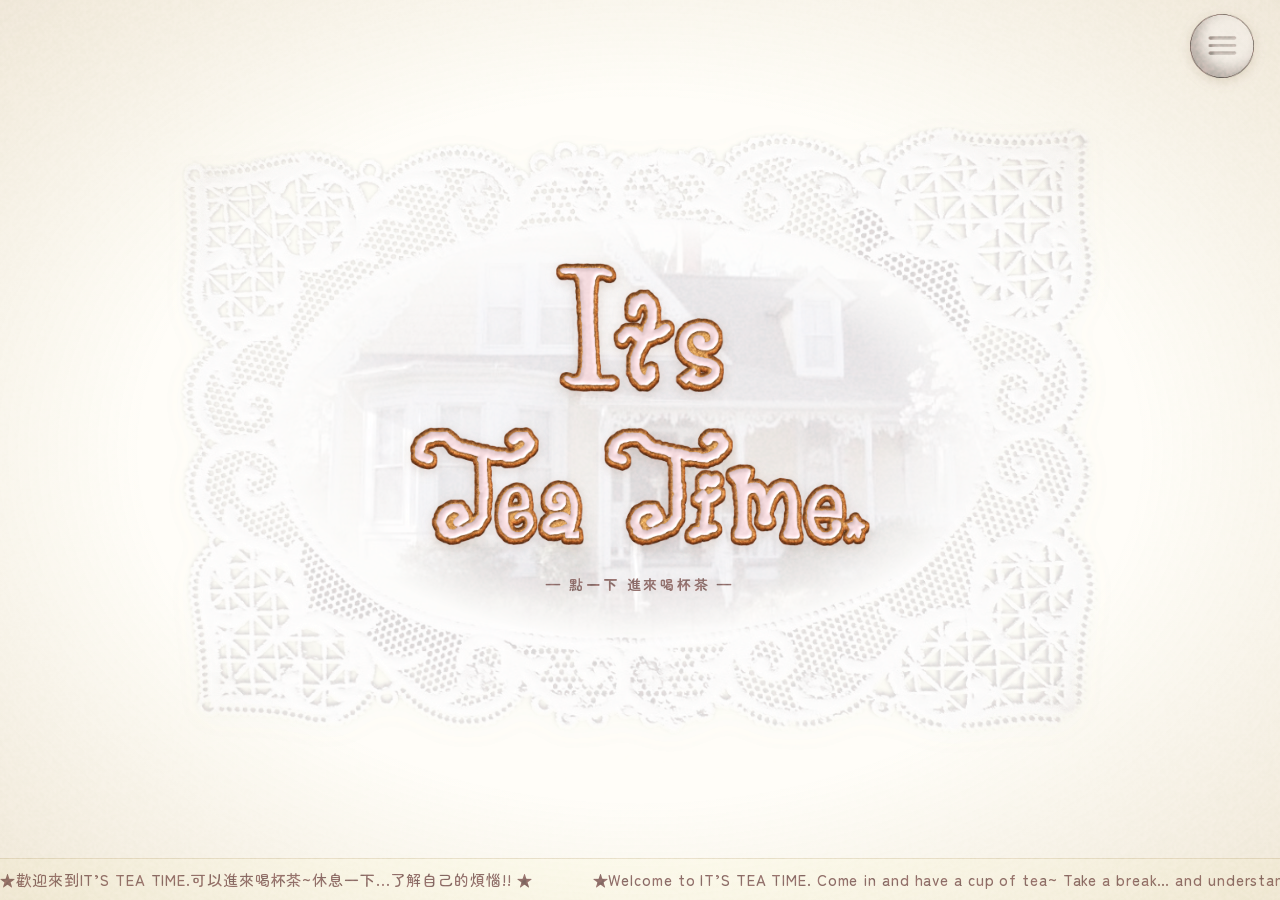
<file: old/index.html>
<!DOCTYPE html>
<html lang="zh-Hant">
<head>
  <meta charset="UTF-8">
  <meta name="viewport" content="width=device-width, initial-scale=1, viewport-fit=cover">
  <title>It's Tea Time</title>
  <link rel="preconnect" href="https://fonts.googleapis.com">
  <link rel="preconnect" href="https://fonts.gstatic.com" crossorigin>
  <link rel="stylesheet" href="https://fonts.googleapis.com/css2?family=Mochiy+Pop+One&family=Zen+Maru+Gothic:wght@500;700&display=swap">
  <!-- 樣式都在 style.css -->
  <link rel="stylesheet" href="../style.css">
</head>
<body>

<!-- 中間場景 -->
<main class="scene">
  <div class="stage" id="stage">
    <img class="lace" src="../img/lace.png" alt="">
    <div class="oval">
      <div class="house-inner"><img id="houseImg" src="../img/house.jpg" alt="奶油色的維多利亞風小屋"></div>
    </div>
    <div class="hit-layer">
      <div class="house-inner">
        <button class="door" id="door" aria-label="敲門進入">
          <span class="door-glow"></span>
          <span class="dot"></span>
          <span class="knock-label" id="knockLabel">knock!</span>
        </button>
      </div>
    </div>
  </div>
</main>

<!-- 白色半透明遮罩（鋪滿畫面）：點一下就會消失 -->
<div class="fog" id="fog" role="button" tabindex="0" aria-label="點一下進入">
  <span class="fog-hint">— 點一下 進來喝杯茶 —</span>
</div>

<!-- 標準字 -->
<!-- 首頁的標準字拆成 11 個字母（img/logo-letters），滑鼠移到哪個字，那個字就會晃一下
     --x --y --w = 這個字在整組 2213×1362 標準字裡的位置和寬度（px），不用改 -->
<div class="logo logo-letters" id="logo" role="img" aria-label="Its Tea Time">
  <img src="../img/logo-letters/1-I.png"     style="--x:703;  --y:0;    --w:307" alt="">
  <img src="../img/logo-letters/2-t.png"     style="--x:979;  --y:123;  --w:296" alt="">
  <img src="../img/logo-letters/3-s.png"     style="--x:1271; --y:265;  --w:239" alt="">
  <img src="../img/logo-letters/4-T.png"     style="--x:0;    --y:787;  --w:623" alt="">
  <img src="../img/logo-letters/5-e.png"     style="--x:404;  --y:1052; --w:211" alt="">
  <img src="../img/logo-letters/6-a.png"     style="--x:609;  --y:1046; --w:226" alt="">
  <img src="../img/logo-letters/7-T.png"     style="--x:934;  --y:793;  --w:621" alt="">
  <img src="../img/logo-letters/8-i.png"     style="--x:1317; --y:986;  --w:203" alt="">
  <img src="../img/logo-letters/9-m.png"     style="--x:1514; --y:968;  --w:380" alt="">
  <img src="../img/logo-letters/10-e.png"    style="--x:1886; --y:1063; --w:217" alt="">
  <img src="../img/logo-letters/11-star.png" style="--x:2075; --y:1199; --w:138" alt="">
</div>

<!-- 右上角選單 -->
<nav class="menu" id="menu" aria-label="選單">
  <a class="menu-item" href="../world.html"            style="--x:-291;--y:-13.5;--w:315;--i:0"><img src="../img/menu-world.png" alt="世界觀介紹"></a>
  <a class="menu-item" href="../world.html#characters" style="--x:-232.5;--y:152.5;--w:312;--i:1"><img src="../img/menu-character.png" alt="角色介紹"></a>
  <a class="menu-item" href="../wall.html"             style="--x:-106.5;--y:283.5;--w:260;--i:2"><img src="../img/menu-worry.png" alt="匿名煩惱牆"></a>
  <button class="menu-toggle" id="menuToggle" aria-expanded="false" aria-label="打開選單"><img src="../img/menu-btn.png" alt=""></button>
</nav>

<!-- 跑馬燈 -->
<div class="marquee" aria-label="歡迎訊息">
  <div class="marquee-track">
    <span>★歡迎來到IT’S TEA TIME.可以進來喝杯茶~休息一下...了解自己的煩惱!! ★</span>
    <span>★Welcome to IT’S TEA TIME. Come in and have a cup of tea~ Take a break… and understand your worries!! ★</span>
    <span aria-hidden="true">★歡迎來到IT’S TEA TIME.可以進來喝杯茶~休息一下...了解自己的煩惱!! ★</span>
    <span aria-hidden="true">★Welcome to IT’S TEA TIME. Come in and have a cup of tea~ Take a break… and understand your worries!! ★</span>
  </div>
</div>

<canvas id="particles"></canvas>
<div class="vignette"></div>
<div class="grain" id="grain"></div>

<!-- 共用效果在 common.js，首頁互動在 script.js -->
<script src="../common.js"></script>
<script src="script.js"></script>
</body>
</html>
</file>
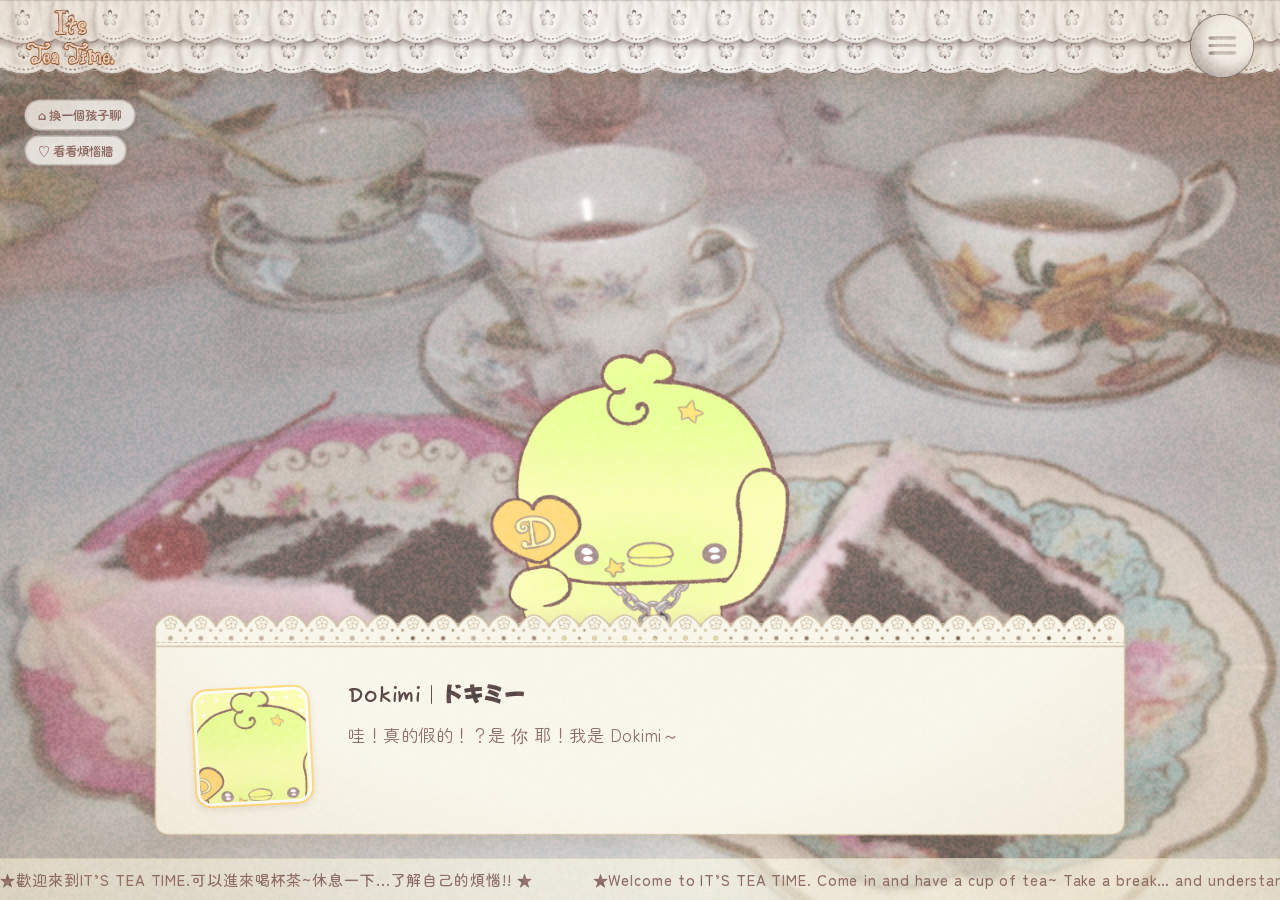
<file: chat.html>
<!DOCTYPE html>
<html lang="zh-Hant">
<head>
  <meta charset="UTF-8">
  <meta name="viewport" content="width=device-width, initial-scale=1, viewport-fit=cover">
  <title>It's Tea Time</title>
  <link rel="preconnect" href="https://fonts.googleapis.com">
  <link rel="preconnect" href="https://fonts.gstatic.com" crossorigin>
  <link rel="stylesheet" href="https://fonts.googleapis.com/css2?family=Fuzzy+Bubbles:wght@700&family=Mochiy+Pop+One&family=Zen+Maru+Gothic:wght@500;700&display=swap">
  <!-- 樣式都在 style.css（這頁的樣式在「聊天頁」那段） -->
  <link rel="stylesheet" href="style.css">
</head>
<!-- 聊天頁：和選到的角色在下午茶桌邊聊天；網址 chat.html?c=dokimi / gurumi / rabumi 決定是哪一隻 -->
<!-- ★ 對話內容都在 chat.js 最上面的 SCRIPTS，不用改這個檔案 ★ -->
<body class="arriving chat-page">

<!-- 背景：下午茶桌（蓋一層白霧，讓角色和對話框比較清楚） -->
<div class="chat-bg" aria-hidden="true"><img src="img/tea-table.jpg" alt=""></div>

<!-- 角色：站在對話框後面，每說一句話會輕輕跳一下 -->
<div class="chat-chara" id="chatChara"><div class="chat-chara-bob"><img id="charaImg" src="" alt=""></div></div>

<!-- 左上角：隨時可以換路（不想聊了、想換角色、只想寫下來） -->
<div class="chat-tools">
  <button class="chat-tool" id="toolRoom" type="button">⌂ 換一個孩子聊</button>
  <button class="chat-tool" id="toolWall" type="button">♡ 看看煩惱牆</button>
</div>

<!-- 玩家的回答選項 / 打字框（輪到你回答時才出現） -->
<div class="chat-choices" id="chatChoices" role="group" aria-label="你的回答"></div>

<!-- 下方對話框：左邊角色頭像、右邊名字和台詞；點對話框或按「▸」看下一句 -->
<div class="chat-box" id="chatBox">
  <div class="chat-avatar"><img id="avatarImg" src="" alt=""></div>
  <div class="chat-body">
    <p class="chat-name" id="chatName"></p>
    <p class="chat-text" id="chatText" aria-live="polite"></p>
  </div>
  <button class="tt-btn chat-next" id="chatNext" type="button">▸</button>
</div>

<!-- 聊完之後跳出來的「今天的小紙條」 -->
<div class="dim chat-end-dim" id="endDim">
  <div class="chat-end" role="dialog" aria-modal="true" aria-labelledby="endTitle">
    <span class="chat-end-tape" aria-hidden="true"></span>
    <h2 id="endTitle">今天的小紙條 <small>♡ memo</small></h2>
    <p class="chat-end-to">to: <b id="endName"></b></p>
    <dl class="chat-end-list">
      <dt>最近發生的事</dt><dd id="endWhat"></dd>
      <dt>我在意的是</dt><dd id="endCore"></dd>
      <dt>我的感受</dt><dd id="endFeel"></dd>
      <dt>我現在需要的</dt><dd id="endNeed"></dd>
    </dl>
    <p class="chat-end-say"><b id="endCharaName"></b><span id="endSay"></span></p>
    <p class="chat-end-say chat-end-tip" id="endTip"><b>✎ 給你的小建議</b><span id="endTipText"></span></p>
    <p class="chat-end-help" id="endHelp">如果煩惱重到喘不過氣，記得找信任的人聊聊，<br>或撥打 <b>1925 安心專線</b>、<b>1995 生命線</b>（24 小時、免付費）。</p>
    <div class="chat-end-btns">
      <button class="tt-btn" id="endWall" type="button">把小紙條匿名貼到煩惱牆</button>
      <button class="tt-btn" id="endRoom" type="button">⌂ 回客廳</button>
      <button class="tt-btn" id="endAgain" type="button">再聊一次</button>
    </div>
    <p class="chat-end-wallnote">貼到煩惱牆時會拿掉你的名字，但「我現在需要的」會一起貼上去，大家都看得到喔。</p>
  </div>
</div>

<!-- 上方蕾絲 Navigation Bar -->
<div class="nav-bar" aria-hidden="true"></div>
<div class="nav-lace" aria-hidden="true"></div>

<!-- 標準字（左上角，點了回首頁） -->
<a class="logo-link" href="index.html" aria-label="回到首頁"><img class="logo logo-corner" src="img/logo.png" alt="Tea Time"></a>

<!-- 右上角選單 -->
<nav class="menu" id="menu" aria-label="選單">
  <a class="menu-item" href="world.html"            style="--x:-291;--y:-13.5;--w:315;--i:0"><img src="img/menu-world.png" alt="世界觀介紹"></a>
  <a class="menu-item" href="world.html#characters" style="--x:-232.5;--y:152.5;--w:312;--i:1"><img src="img/menu-character.png" alt="角色介紹"></a>
  <a class="menu-item" href="wall.html"             style="--x:-106.5;--y:283.5;--w:260;--i:2"><img src="img/menu-worry.png" alt="匿名煩惱牆"></a>
  <button class="menu-toggle" id="menuToggle" aria-expanded="false" aria-label="打開選單"><img src="img/menu-btn.png" alt=""></button>
</nav>

<!-- 跑馬燈 -->
<div class="marquee" aria-label="歡迎訊息">
  <div class="marquee-track">
    <span>★歡迎來到IT’S TEA TIME.可以進來喝杯茶~休息一下...了解自己的煩惱!! ★</span>
    <span>★Welcome to IT’S TEA TIME. Come in and have a cup of tea~ Take a break… and understand your worries!! ★</span>
    <span aria-hidden="true">★歡迎來到IT’S TEA TIME.可以進來喝杯茶~休息一下...了解自己的煩惱!! ★</span>
    <span aria-hidden="true">★Welcome to IT’S TEA TIME. Come in and have a cup of tea~ Take a break… and understand your worries!! ★</span>
  </div>
</div>

<!-- 換頁的白幕 -->
<div class="fade-white" id="fadeWhite"><div class="grain"></div></div>

<div class="vignette"></div>
<div class="grain" id="grain"></div>

<!-- 共用效果在 common.js，這頁的對話在 chat.js -->
<script src="common.js"></script>
<script src="chat.js"></script>
</body>
</html>
</file>
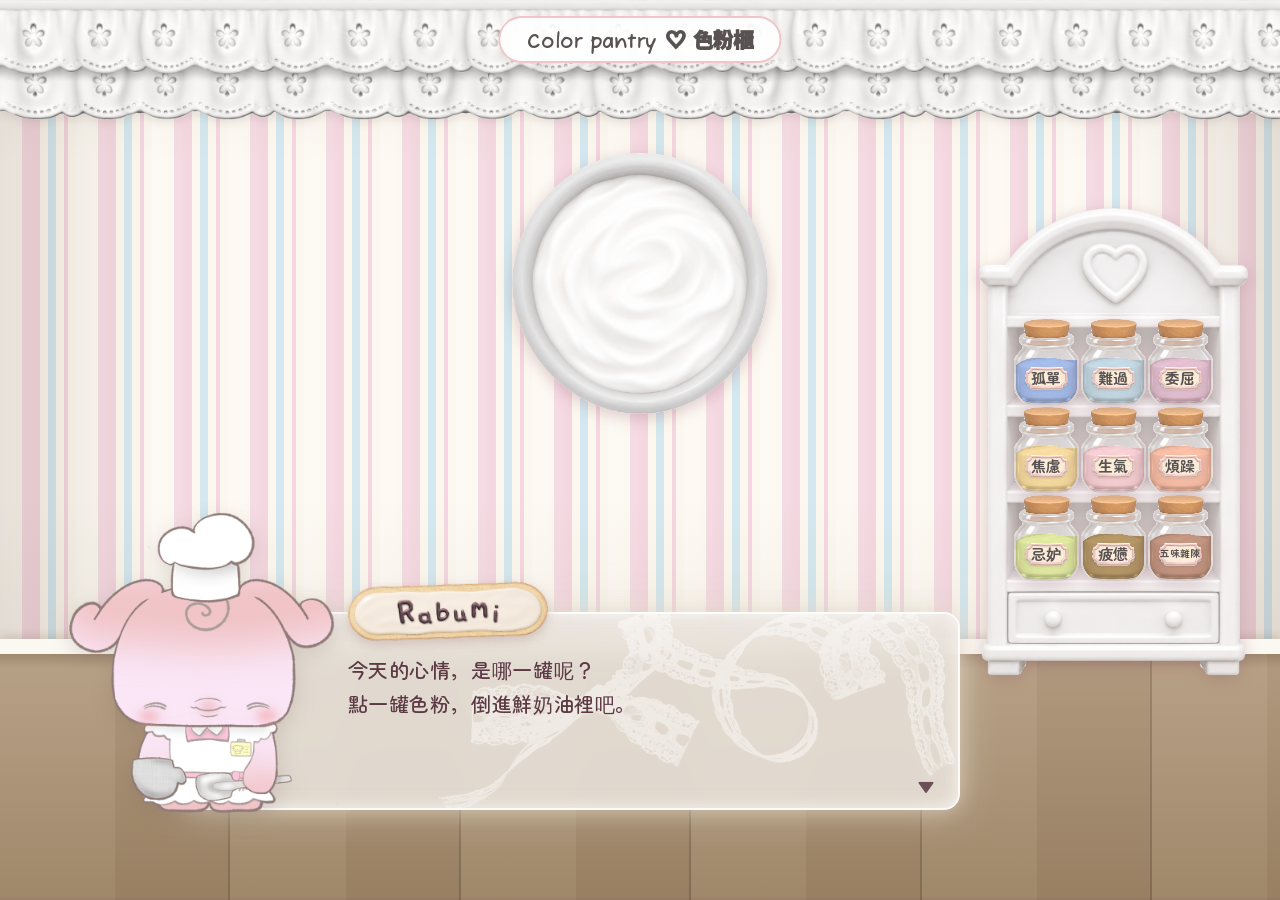
<file: demo-color.html>
<!DOCTYPE html>
<html lang="zh-Hant">
<head>
<meta charset="utf-8">
<meta name="viewport" content="width=device-width, initial-scale=1, viewport-fit=cover">
<title>色粉櫃 試用版</title>
<!-- 色粉櫃「新排版」試用 demo：鮮奶油碗在正中間（俯視）、色粉櫃在右邊、Rabumi 壓在毛玻璃對話框左端、木地板
     index.html 的色粉櫃房間和對話框已經照這頁換好了；這頁留著當調整用的草稿，刪掉這個檔案不會影響正式網站（但 img/house/bowl-top.png、img/lace-ribbon.png、img/ui/ 正式網站也在用，不要刪） -->
<link rel="preconnect" href="https://fonts.googleapis.com">
<link rel="preconnect" href="https://fonts.gstatic.com" crossorigin>
<link rel="stylesheet" href="https://fonts.googleapis.com/css2?family=Fuzzy+Bubbles:wght@700&family=Mochiy+Pop+One&family=Zen+Maru+Gothic:wght@500;700&display=swap">
<style>
*{box-sizing:border-box}
:root{
  /* ↓↓↓ 對話框配色（想換顏色改這裡就好） ↓↓↓ */
  --dlg-bg:rgba(233, 227, 219, 0.877);     /* 對話框底色：玫瑰粉（最後一個數字越小越透明） */
  --dlg-text:#5B3A44;                 /* 對話框文字：深莓咖啡 */
  --accent:#6b4f57;                 /* 強調色：名字標籤文字、▼ */
  --tag-bg:rgba(255,255,255,.92);     /* 名字標籤底色 */
  --dlg-glow:225,214,200;             /* 對話框外面的發光和下緣陰影顏色（R,G,B 三個數字；換底色時跟著換成同色系） */
  --btn-bg:#F7F2EB;                   /* 選項按鈕（就是這罐／換一罐）底色：比對話框淺一點的奶灰 */
  --btn-text:#6B5A50;                 /* 選項按鈕的字：可可灰 */
  --btn-border:#FFFDF9;               /* 選項按鈕的外框 */
  --btn-hover:#EDE5DA;                /* 滑鼠移上去時的底色：深一點的奶灰 */
  /* ↑↑↑ 對話框配色 ↑↑↑ */
  --float:drop-shadow(0 4px 8px rgba(150,90,110,.3));   /* 碗、櫃子、色粉罐的陰影：讓它們從背景浮出來 */

  /* 牆壁：米灰色，由下（靠近地板）深 → 往上淡，做出景深 */
  --wall-top:#fdfaf4;    /* 牆壁最上面：很淡的米白 */
  --wall:#f5e5c3;        /* 牆壁中間：米灰 */
  --wall-bottom:#DDD5C5; /* 牆壁最下面（地平線旁）：深一點的米灰 */
  /* 條紋壁紙（現在用的是這個）：奶油底 + 粉紅、淡藍直條紋 */
  --stripe-base:#FCF8EF; /* 底色：奶油白 */
  --stripe-pink:#F4D7E0; /* 粉紅條紋 */
  --stripe-blue:#D3E8EF; /* 淡藍條紋 */
  --baseboard:#FBF8F2;   /* 踢腳板（牆壁和地板之間那條白色木條） */
  --counter:#F9F7ED;     /* 手機版地板：米白 */
  --floor-top:71%;       /* 地板從畫面 71% 的地方開始（地平線） */
  /* 木地板：從 #ac9375 延伸的暖灰棕 */
  --wood:#AC9375;        /* 木地板底色（主色） */
  --wood-2:#A48A6C;      /* 木地板深一點的木板（只比主色深一點點，才不會太花） */
  --wood-line:#8A735A;   /* 木板之間的縫 + 牆和地板的交界線 */
  --pink:#F1C5C8;        /* Rabumi 粉紅 */
  --c-title:#595252; --c-sub:#A99C9B;
  --font-pop:"Mochiy Pop One","Zen Maru Gothic","Noto Sans TC",system-ui,sans-serif;
  --font-body:"Zen Maru Gothic","Noto Sans TC","PingFang TC","Microsoft JhengHei",system-ui,sans-serif;

  /* 版面尺寸 */
  --top:clamp(84px, 11vh, 130px);        /* 上面蕾絲 + 標題佔的高度 */
  --dlg-room:calc(5vh + 170px);          /* 下面留給對話框的高度（碗、櫃子的架子都在這條線上面） */
  --rabumi-w:22vw;                       /* ★ 電腦版 Rabumi 的寬度：改大 = 變大（例如 18vw），高度會照比例自動算 */
  --rabumi-x:4.5vw;                        /* ★ 電腦版 Rabumi 離畫面左邊多遠：改大 = 往右移（例如 6vw），改小 = 往左移 */
  --rabumi-y:9.5vh;                       /* ★ 電腦版 Rabumi 腳離畫面底部多遠：改大 = 往上移（例如 16vh），改小 = 往下移 */
  --rb-w:min(var(--rabumi-w), var(--rabumi-max-h) * 700 / 758);   /* Rabumi 實際的寬度（自動算，不用改） */
  --rabumi-max-h:50vh;            /* ★ 電腦版 Rabumi 最高不超過畫面高的幾 %（矮螢幕時才會用到） */

  /* ★ 電腦版對話框（跟 Rabumi 分開，各調各的，不會互相影響） */
  --dlg-left:14vw;                       /* ★ 對話框左邊離畫面左邊多遠：改大 = 左邊縮短，改小 = 往左變長 */
  --dlg-top:68vh;                        /* ★ 對話框頂端離畫面上面多遠：改大 = 往下移 */
  --dlg-h:22vh;                          /* ★ 對話框高度：改大 = 變高 */
  --dlg-text-x:13vw;                     /* ★ 名字標籤和文字離對話框左邊多遠：改小 = 往左靠，改大 = 往右 */
  --lace-w:510px;                        /* ★ 蕾絲大小：改大 = 變大 */
  --lace-tilt:-30deg;                    /* ★ 蕾絲斜的角度：-30 → -45 更斜，0 = 不斜，正數 = 往另一邊斜 */
  --lace-x:5px;                        /* ★ 蕾絲左右：改大 = 往左移，改小（負更多）= 往右移、被框切掉更多 */
  --lace-y:25px;                          /* ★ 蕾絲上下：正數 = 往下移，負數 = 往上移（例如 -20px） */
  --lace-op:.45;                         /* ★ 蕾絲深淺：0 = 看不見，1 = 最清楚 */
  --btn-right:40px;                    /* ★ 選項按鈕（就是這罐／換一罐）離對話框右邊多遠：改小 = 往右靠，改大 = 往左 */
  --tag-w:200px;                         /* ★ 餅乾名牌的寬度（高度照比例自動算）；手機版在下面手機那段改 */

  --rh:min(48vh, 34vw);                  /* 手機版 Rabumi 的高度（在下面手機那段改成 16vh） */
  --rw:calc(var(--rh) * 700 / 758);      /* Rabumi 的寬度（照圖片比例自動算） */

  /* 色粉櫃：用「高度」決定大小，寬度照圖片比例自動算（663×1153），不會變形 */
  --cab-h:min(62vh, 21vw * 1153 / 663);  /* 櫃子高度：畫面高的 62%（螢幕太窄時改用寬度限制） */
  --cab-w:calc(var(--cab-h) * 663 / 1153);
  --cab-right:2.5vw;                     /* 櫃子離右邊的距離 */
}
html,body{height:100%; margin:0}
body{overflow:hidden; font-family:var(--font-body); color:var(--dlg-text);
  /* 條紋壁紙 + 立體感（想換回米灰漸層牆：把這段 background 換成下面註解裡那兩行） */
  background:
    linear-gradient(to right, rgba(120,95,80,.16), transparent 12%, transparent 88%, rgba(120,95,80,.16)),   /* 左右兩邊暗一點：像房間的牆角 */
    linear-gradient(rgba(120,95,80,.10), transparent 18%, transparent 55%, rgba(120,95,80,.14)),           /* 天花板下和踢腳板上方暗一點：光從中間照 */
    linear-gradient(90deg, rgba(255,255,255,.35), transparent 50%) 0 0 / 76px 100%,                        /* 每條壁紙左亮右暗：有一點紙的凹凸感 */
    repeating-linear-gradient(90deg,
      var(--stripe-base) 0 22px, var(--stripe-pink) 22px 40px, var(--stripe-base) 40px 48px,
      var(--stripe-blue) 48px 56px, var(--stripe-base) 56px 64px, var(--stripe-pink) 64px 68px, var(--stripe-base) 68px 76px)}   /* 奶油・粉・藍 直條紋（每 76px 重複一次） */
  /* 米灰漸層牆（舊版）：
    radial-gradient(circle, rgba(255,255,255,.7) 2.5px, transparent 3px) 0 0 / 26px 26px,
    linear-gradient(to top, var(--wall-bottom) calc(100% - var(--floor-top)), var(--wall) 85%, var(--wall-top))} */
/* 木地板：從 top 71% 開始；先用 CSS 直條紋模擬淡木紋（之後換圖片：把 background 改成 url(圖片) 就好） */
body::before{content:""; position:fixed; left:0; right:0; top:var(--floor-top); bottom:0; z-index:0;
  border-top:calc(.8vh + 8px) solid var(--baseboard);   /* 踢腳板：牆和地板之間的白色木條 */
  box-shadow:0 -4px 8px rgba(120,95,80,.18), inset 0 -2px 0 rgba(120,95,80,.12);   /* 踢腳板在牆上的影子 */
  background:
    linear-gradient(rgba(70,50,30,.22), transparent 6%),          /* 踢腳板下面的影子 */
    linear-gradient(rgba(255,250,240,.14), rgba(70,50,30,.12)),   /* 景深：靠牆（遠）亮一點、靠近畫面（近）暗一點 */
    repeating-linear-gradient(90deg, transparent 0 calc(18vw - 2px), var(--wood-line) calc(18vw - 2px) 18vw),   /* 每 18% 一條木板縫 */
    repeating-linear-gradient(90deg, var(--wood) 0 9vw, var(--wood-2) 9vw 18vw),                              /* 一深一淺的木板 */
    repeating-linear-gradient(90deg, transparent 0 7px, rgba(90,65,40,.07) 7px 9px)}                       /* 細細的木頭紋路 */

/* ---------- 上面：蕾絲帷幔 + 標題 ---------- */
.valance{position:fixed; left:0; right:0; top:0; z-index:3;
  height:120px;   /* ★ 上面荷葉邊蕾絲的高度：想大一點小一點改這裡（寬度會照比例自動算） */
  background:url(img/ui/lace-tile.png) repeat-x left top / auto 100%;   /* 同一張荷葉邊橫向重複，不會被拉扁 */
  filter:drop-shadow(0 3px 4px rgba(120,95,90,.15))}   /* 下緣淡淡的影子，像真的布垂在牆上 */
.sign{position:fixed; z-index:4; left:50%; top:2%; translate:-50% 0;   /* 標題：水平置中、top 2% */ margin:0; white-space:nowrap;
  padding:.3em 1.3em; border-radius:999px; background:rgba(255,255,255,.92); box-shadow:0 0 0 2px var(--pink), 0 4px 10px rgba(120,95,90,.12);
  font-family:"Fuzzy Bubbles", var(--font-pop); font-weight:700; font-size:clamp(15px, 1.6vw, 24px); color:var(--c-title)}

/* ---------- 中間：大碗 + 色粉櫃（位置都用 %，螢幕大小不同也不會跑版） ---------- */
.scene{position:fixed; inset:0; z-index:1}
/* 主角：鮮奶油碗（俯視）：寬 20%、水平置中、top 17%（高度照圖片比例自動算） */
.bowl{position:absolute; left:50%; translate:-50% 0; top:17%; width:20%; aspect-ratio:891/910; isolation:isolate; filter:var(--float)}
.bowl img{display:block; width:100%; height:100%}
/* 奶油範圍（照 bowl-top.png 量的）：疊一層心情色 × multiply，紋路會留著；從中間暈開 */
.cream{position:absolute; left:7.6%; top:7.9%; width:84.4%; height:84.2%; border-radius:50%;
  background:var(--c, #fff); mix-blend-mode:multiply;
  -webkit-mask:radial-gradient(closest-side, #000 93%, transparent 100%); mask:radial-gradient(closest-side, #000 93%, transparent 100%);
  clip-path:circle(0% at 50% 50%)}
.cream.on{clip-path:circle(75% at 50% 50%); transition:clip-path 1.8s cubic-bezier(.3,.7,.4,1)}
.cream.swirl{animation:swirl 1.8s ease-out}
@keyframes swirl{from{rotate:-40deg}}

/* 色粉櫃：靠右、站在地板上（櫃腳在地平線 71% 再往下一點，看起來有前後距離）
   大小用 :root 的 --cab-h 控制，罐子的位置、大小都是櫃子的 %，會跟著等比例縮放
   對話框的右邊會自動讓開櫃子，所以櫃子不會被蓋住 */
.tray{position:absolute; right:var(--cab-right); bottom:calc(100% - var(--floor-top) - 4vh); height:var(--cab-h); aspect-ratio:663/1153; filter:var(--float)}
.cab{display:block; width:100%; height:100%}
.tray .jar{position:absolute; left:var(--x); top:var(--y); width:var(--w)}   /* 罐子在架子上的位置（JS 算好的 %） */
.jar{position:relative; padding:0; border:0; background:none; cursor:pointer; container-type:inline-size; filter:var(--float);
  font-family:var(--font-body); color:var(--c-title); transform-origin:50% 100%; transition:transform .25s cubic-bezier(.3,1.6,.5,1), opacity .3s}
.jar:hover{transform:translateY(-6%) scale(1.06)}
.jar:focus-visible{outline:2px dashed var(--accent); outline-offset:4px; border-radius:8px}
.jar canvas, .fly canvas{display:block; width:100%; height:auto}
/* 罐子上的標籤字：照罐子寬度縮放（cqw），罐子變大字就跟著變大 */
.lbl{position:absolute; left:49.2%; top:69%; transform:translate(-50%, -50%); font-size:23cqw; font-weight:700; line-height:1; white-space:nowrap}
.lbl.long{font-size:15cqw}   /* 五味雜陳：四個字小一點 */
.jar.used{opacity:.25; pointer-events:none}
.tray.lock .jar{pointer-events:none}
/* 選好的 +1 貼紙回饋 */
.plus{position:absolute; left:-.4em; top:-1.1em; z-index:2; padding:.25em .8em; border-radius:999px; background:#fff;
  box-shadow:0 0 0 2px var(--pink), 0 4px 10px rgba(120,95,90,.18); font-family:var(--font-pop); font-size:clamp(13px, 1.2vw, 17px); color:var(--accent);
  rotate:-8deg; opacity:0; scale:.4; pointer-events:none}
.plus.pop{animation:plus 1.8s cubic-bezier(.34,1.56,.64,1) forwards}
@keyframes plus{20%{opacity:1; scale:1.15} 35%, to{opacity:1; scale:1} 80%, to{translate:0 -6px}}

/* 倒色粉：複製一罐飛到碗上、倒過來，色粉一顆顆掉進碗裡 */
.fly{position:fixed; z-index:30; pointer-events:none; container-type:inline-size; font-family:var(--font-body); color:var(--c-title);
  transition:left .7s ease-in-out, top .7s ease-in-out, width .7s ease-in-out, transform .5s, opacity .4s}
.fly.gone{opacity:0}
.dust{position:fixed; z-index:29; width:7px; height:7px; border-radius:50%; pointer-events:none; animation:dust .8s ease-in both}
@keyframes dust{from{transform:translateY(0); opacity:1} to{transform:translateY(var(--fall)) scale(.6); opacity:0}}

/* ---------- 下面：Rabumi + 毛玻璃對話框 ---------- */
/* Rabumi：left 2%、寬 16%（高照圖片比例自動算，最高不超過畫面 40%）；腳踩在對話框下半部，z-index 最高
   想再放大：改最上面 :root 的 --rabumi-w（和 --rabumi-max-h） */
.rabumi{position:fixed; z-index:20; left:var(--rabumi-x); bottom:var(--rabumi-y); width:var(--rb-w);   /* 左右在 :root 的 --rabumi-x 改、上下在 --rabumi-y 改、大小在 --rabumi-w 改 */ pointer-events:none;
  filter:drop-shadow(0 6px 10px rgba(120,95,90,.2)); animation:bob 3.2s ease-in-out infinite; transform-origin:50% 100%}
@keyframes bob{50%{transform:translateY(-6px) scale(1.01, .99)}}
.rabumi.hop{animation:hop .45s ease-out}
@keyframes hop{40%{transform:translateY(-14px)}}

/* 對話框：半透明玫瑰粉毛玻璃；位置和大小都在最上面 :root 的 --dlg-… 改；右邊停在櫃子左邊再留一點空隙 */
.dlg{position:fixed; z-index:10; top:var(--dlg-top); height:var(--dlg-h);
  left:var(--dlg-left);                                    /* 左邊：在 :root 的 --dlg-left 改 */
  right:calc(var(--cab-right) + var(--cab-w) + 1.5vw);     /* 右邊：停在櫃子左邊 */
  --pl:var(--dlg-text-x);                                  /* 文字和名字標籤的位置：在 :root 的 --dlg-text-x 改 */
  display:grid; grid-template-columns:1fr auto; align-items:center; gap:24px;
  padding:clamp(18px, 3.4vh, 30px) var(--btn-right) clamp(12px, 2.4vh, 24px) var(--pl);   /* 右邊留白 = 選項按鈕離對話框右邊多遠（在 :root 的 --btn-right 改） */
  border-radius:16px;
  background:var(--dlg-bg);                  /* 底色＋透明度 */
  backdrop-filter:blur(12px); -webkit-backdrop-filter:blur(12px);   /* 毛玻璃：把後面的東西模糊 */
  border:2px solid rgba(255,255,255,.85);    /* 白色 2px 邊框 */
  box-shadow:
    inset 0 0 18px rgba(255,255,255,.75),    /* 內陰影：框內側一圈白色光暈 */
    inset 0 -6px 14px rgba(var(--dlg-glow),.45), /* 內陰影：下緣一點粉色，增加厚度 */
    0 0 18px rgba(var(--dlg-glow),.55),      /* 外發光 */
    0 0 40px rgba(var(--dlg-glow),.6)}       /* 外發光（更大更淡） */
/* 蕾絲緞帶：框內右側的印花；外層 overflow:hidden 讓蕾絲被框切齊 */
.lace-clip{position:absolute; inset:0; border-radius:14px; overflow:hidden; pointer-events:none}
.lace-clip img{position:absolute; right:var(--lace-x); top:calc(50% + var(--lace-y)); transform:translateY(-50%) rotate(var(--lace-tilt)); width:var(--lace-w);
  opacity:var(--lace-op)}                   /* 蕾絲的設定都在最上面 :root 的 --lace-… 改 */
.dlg > *:not(.lace-clip):not(.name):not(.next){position:relative}   /* 讓文字、按鈕、罐子格子在蕾絲上面 */
/* 名字標籤：跨在對話框上緣（一半在框外），跟對話文字同一條線開始（Rabumi 變大會一起往右讓），白底小標籤 */
.name{position:absolute; left:var(--pl); top:0; translate:0 -50%; margin:0; padding:4px 20px;
  border-radius:10px; background:var(--tag-bg); box-shadow:0 0 10px rgba(255,200,220,.8);
  font-family:"Fuzzy Bubbles", var(--font-pop); font-weight:700; font-size:16px; letter-spacing:.04em; color:var(--accent); white-space:nowrap}
/* 餅乾名牌（有圖片的說話者用，對照表在 JS 的 SPEAKER_TAG）：拿掉舊的白底框，只放圖片
   一半壓在對話框上緣，微微歪一點像手別上去的；圖片本身有餅乾形狀和陰影，不加背景、邊框 */
.name.is-img{padding:0; background:none; box-shadow:none; border-radius:0; translate:0 -55%; rotate:-2deg; z-index:2; pointer-events:none}
.speaker-tag{display:block; width:var(--tag-w); height:auto; filter:drop-shadow(0 4px 6px rgba(120,60,60,.22))}
.dlg.tag-img{padding-top:calc(var(--tag-w) * 298 / 1086 * .45 + 14px)}   /* 名牌比較高：上內距加大，才不會擋到第一行字 */
/* 對話文字：20px、深莓咖啡 */
.text{margin:0; align-self:start; font-size:20px; font-weight:500; line-height:1.7; letter-spacing:.03em; white-space:pre-line; color:var(--dlg-text)}
/* 右下角閃爍的 ▼ */
.next{position:absolute; right:24px; bottom:14px; color:var(--accent); font-size:16px; line-height:1; animation:blink 1s infinite}
@keyframes blink{50%{opacity:.2; transform:translateY(3px)}}
/* 選項按鈕（就是這罐 / 換一罐） */
.btns{display:flex; flex-direction:column; gap:10px}
.btn{padding:.6em 1.4em; border:2px solid var(--btn-border); border-radius:999px; cursor:pointer; white-space:nowrap;
  font-family:var(--font-body); font-weight:700; font-size:clamp(14px, 1.2vw, 17px); color:var(--btn-text);
  background:var(--btn-bg); box-shadow:0 2px 8px rgba(var(--dlg-glow),.9), 0 1px 2px rgba(110,90,75,.15);   /* 顏色在最上面 :root 的 --btn-… 改；光暈跟著對話框的 --dlg-glow */
  animation:btn-in .4s cubic-bezier(.34,1.56,.64,1) backwards; transition:translate .2s, background .2s}
.btn:nth-child(2){animation-delay:.1s}
.btn:hover{translate:0 -2px; background:var(--btn-hover)}
.btn:focus-visible{outline:2px dashed var(--accent); outline-offset:3px}
@keyframes btn-in{from{opacity:0; transform:translateY(8px)}}

/* ---------- 手機（直的）：罐子排兩排在上、桌子和碗在中間、對話框在最下面 ---------- */
@media (max-aspect-ratio:1/1){
  :root{--top:clamp(70px, 10vh, 96px); --dlg-room:calc(3vh + 196px); --rh:min(16vh, 30vw);
    --jw:min(14.5vw, 8.5vh)}                 /* 一罐色粉的寬度 */
  /* 櫃子收起來，罐子用白色托盤排兩排，放在標題下面 */
  .tray{left:50%; right:auto; bottom:auto; translate:-50% 0; top:var(--top); height:auto; aspect-ratio:auto;
    display:flex; flex-wrap:wrap; justify-content:center; width:calc(var(--jw) * 5 + 64px); gap:6px 10px; padding:10px 12px;
    border-radius:20px; background:rgba(255,255,255,.8); box-shadow:0 0 0 2px #fff, 0 0 0 4px var(--pink)}
  .cab{display:none}
  .tray .jar{position:relative; left:auto; top:auto; width:var(--jw)}
  /* 碗放在托盤和對話框中間（托盤高 ≈ 兩罐的高 + 留白） */
  .bowl{left:50%; top:auto; width:auto; bottom:var(--dlg-room); height:min(calc(100% - var(--top) - var(--jw) * 2.65 - 46px - var(--dlg-room)), 74vw)}
  /* 手機螢幕窄：對話框左右各留 3%，Rabumi 縮小 */
  .dlg{left:3%; right:3%; top:auto; bottom:3%; height:auto; --pl:calc(var(--rw) - 3vw + 8px);
    grid-template-columns:1fr auto; grid-template-rows:auto auto; gap:8px; padding:24px 14px 12px var(--pl)}
  .text{grid-column:1 / -1; font-size:16px}
  .btns{flex-direction:row; gap:6px; align-self:end}
  .btn{padding:.5em .8em; font-size:13px}
  .lace-clip img{width:300px}
  .name{left:var(--pl); font-size:14px; padding:3px 14px}
  :root{--tag-w:150px}                   /* 手機版餅乾名牌寬度 */
  .valance{height:56px}                  /* 手機版上面荷葉邊的高度（太高會蓋到色粉罐） */
  .next{right:12px; bottom:6px}
  .rabumi{left:0; top:auto; bottom:3%; width:auto; height:var(--rh)}
  body{--floor-top:58%}
}
@media (prefers-reduced-motion: reduce){ .fly, .cream.on{transition:none} .rabumi, .cream.swirl, .next{animation:none} }
</style>
</head>
<body>

<div class="valance" aria-hidden="true"></div>
<p class="sign">Color pantry ♡ 色粉櫃</p>

<main class="scene">
  <div class="bowl" id="bowl"><img src="img/house/bowl-top.png" alt="一大碗白色鮮奶油"><i class="cream" id="cream"></i></div>
  <!-- 白色色粉櫃：三層架子上 9 罐色粉（手機：櫃子收起來，罐子排兩排） -->
  <div class="tray" id="tray" role="group" aria-label="心情的顏色"><img class="cab" src="img/house/cabinet.png" alt=""><span class="plus" id="plus">✦ +1 心情貼紙</span></div>
</main>

<img class="rabumi" id="rabumi" src="img/rabumi/smile.png" alt="Rabumi">
<!-- 對話框：毛玻璃 + 蕾絲緞帶印花 + 跨在上緣的名字標籤 + 右下角 ▼ -->
<section class="dlg" aria-live="polite">
  <div class="lace-clip" aria-hidden="true"><img src="img/lace-ribbon.png" alt=""></div>
  <p class="name" id="name">Rabumi｜ラブミー</p>
  <p class="text" id="text"></p>
  <div class="btns" id="btns"></div>
  <span class="next" aria-hidden="true">▼</span>
</section>

<script>
// 9 罐心情色粉（和 house.js 的 FEELS 一樣）
const FEELS = [
  { name: '孤單', cn: '藍莓藍', col: '#A9C4F5', say: '[心疼]接骨木莓藍莓粉，深深的紫藍色，酸酸甜甜的。\n就像孤單時，身邊明明有人，卻還是覺得有點遠。' },
  { name: '難過', cn: '蝶豆花蘇打藍', col: '#C9E2EE', say: '[心疼]蝶豆花蘇打粉，藍藍的蘇打一直冒小氣泡，\n就像難過時，一顆一顆浮上來的眼淚。' },
  { name: '委屈', cn: '黑醋栗紫', col: '#E9C8DA', say: '[心疼]薰衣草黑醋栗粉，淡淡花香底下藏著酸。\n就像委屈時，表面上沒事，心裡卻很難受。' },
  { name: '焦慮', cn: '焦糖黃', col: '#FDE5A7', say: '[思考]香草焦糖粉，焦糖加熱時會一直冒泡、翻滾，\n就像焦慮時，腦袋裡停不下來的擔心。' },
  { name: '生氣', cn: '草莓粉', col: '#FDD8DD', say: '[傾聽]草莓覆盆子粉，顏色鮮明，酸甜很直接，\n就像生氣時，一下子湧上來、藏不住的情緒。' },
  { name: '煩躁', cn: '血橙橘', col: '#FEC6AE', say: '[思考]西柚血橙粉，酸酸澀澀的，\n就像煩躁時，什麼小事都看不順眼。' },
  { name: '忌妒', cn: '薄荷萊姆綠', col: '#E6F3A8', say: '[害羞]薄荷萊姆粉，涼涼的，又帶點酸，\n就像忌妒時，裝作不在意，心裡卻酸酸的。' },
  { name: '疲憊', cn: '焙茶色', col: '#BA9E6C', say: '[溫柔]蜂蜜焙茶粉，暖暖的茶香，微苦又有一點甜，\n就像疲憊時，提不起精神，只想好好休息。' },
  { name: '五味雜陳', cn: '巧克力色', col: '#C89C87', say: '[思考]巧克力粉，有苦也有甜，\n就像五味雜陳時，好多心情混在一起，說不清楚。' }
];
const LINES = {
  pick: '[微笑]今天的心情，是哪一罐呢？\n點一罐色粉，倒進鮮奶油裡吧。',
  again: '[微笑]好呀，那換一罐看看。\n今天的心情，是哪一罐呢？',
  reflect: '[心疼]你的鮮奶油，變成了{CN}的「{NAME}」。\n心裡裝著這個顏色，一定不輕鬆吧。'
};
const FACES = { 微笑: 'smile', 心疼: 'sad', 思考: 'think', 傾聽: 'basic', 害羞: 'shy', 溫柔: 'smile', 開心: 'happy' };

const $ = id => document.getElementById(id);
const wait = ms => new Promise(r => setTimeout(r, ms));
const tray = $('tray'), bowl = $('bowl'), cream = $('cream'), btns = $('btns'), textEl = $('text'), rabumi = $('rabumi');

// 說話者 → 名牌：有圖片的用餅乾名牌，沒有的沿用舊的白色文字名牌（之後加新名牌只要加一行）
const SPEAKER_TAG = {
  rabumi: { src: 'img/ui/name-rabumi@1x.png', src2x: 'img/ui/name-rabumi.png', alt: 'Rabumi' },
  // meruru: { src: 'img/ui/name-meruru@1x.png', src2x: 'img/ui/name-meruru.png', alt: 'メルル 莓露露' },  之後補
};
const SPEAKER_NAME = { rabumi: 'Rabumi｜ラブミー', meruru: 'メルル｜莓露露' };   // 沒有名牌圖時顯示的字
function setSpeaker(who){
  const el = $('name'), tag = SPEAKER_TAG[who];
  el.classList.toggle('is-img', !!tag);
  el.closest('.dlg').classList.toggle('tag-img', !!tag);
  if (!tag){ el.textContent = SPEAKER_NAME[who] || who; return; }
  const img = document.createElement('img');
  img.className = 'speaker-tag'; img.src = tag.src; img.srcset = tag.src + ' 1x, ' + tag.src2x + ' 2x'; img.alt = tag.alt;
  el.replaceChildren(img);
}
setSpeaker('rabumi');

// Rabumi 說話：[表情] 換圖，字一個一個打出來
let typing = 0;
function type(line){
  const m = line.match(/^\[(.+?)\]/), s = m ? line.slice(m[0].length) : line;
  if (m && FACES[m[1]]) rabumi.src = 'img/rabumi/' + FACES[m[1]] + '.png';
  rabumi.classList.remove('hop'); void rabumi.offsetWidth; rabumi.classList.add('hop');
  const id = ++typing; let i = 0;
  textEl.textContent = '';
  (function step(){ if (id !== typing) return; textEl.textContent = s.slice(0, ++i); if (i < s.length) setTimeout(step, 38); })();
}
rabumi.addEventListener('animationend', () => rabumi.classList.remove('hop'));
function buttons(list){
  btns.innerHTML = '';
  list.forEach(o => { const b = document.createElement('button'); b.type = 'button'; b.className = 'btn'; b.textContent = o.t; b.onclick = o.on; btns.appendChild(b); });
}

// 一罐色粉：jar.png 上，只在 jar-powder.png 的範圍疊心情色（用 canvas 畫，直接開檔案也能顯示）
const jarImg = new Image(), powImg = new Image();
jarImg.src = 'img/house/jar.png'; powImg.src = 'img/house/jar-powder.png';
const ready = Promise.all([jarImg, powImg].map(im => im.decode().catch(() => {})));
function jarCanvas(col){
  const c = document.createElement('canvas'), W = jarImg.naturalWidth || 240, H = jarImg.naturalHeight || 318;
  c.width = W; c.height = H;
  const t = document.createElement('canvas'); t.width = W; t.height = H;
  const tx = t.getContext('2d');
  tx.drawImage(powImg, 0, 0, W, H); tx.globalCompositeOperation = 'source-in'; tx.fillStyle = col; tx.fillRect(0, 0, W, H);
  const x = c.getContext('2d');
  x.drawImage(jarImg, 0, 0, W, H); x.globalCompositeOperation = 'multiply'; x.drawImage(t, 0, 0);
  return c;
}
function jarNode(f, cls){
  const el = document.createElement(cls === 'jar' ? 'button' : 'div');
  el.className = cls; el.appendChild(jarCanvas(f.col));
  const l = document.createElement('span'); l.className = 'lbl' + (f.name.length > 2 ? ' long' : ''); l.textContent = f.name;
  el.appendChild(l);
  return el;
}

// 罐子擺在 cabinet.png 上的位置（原圖 663×1153 的單位）：三層架子的地板 y、每層三罐的中心 x、罐子寬
const CAB_W = 663, CAB_H = 1153, SHELF_Y = [486, 704, 920], SHELF_X = [165, 331, 497], JAR_W = 160, JAR_H = JAR_W * 318 / 240;
let pickedJar = null, picked = null, pouring = false;
ready.then(() => {
  FEELS.forEach((f, i) => {
    const b = jarNode(f, 'jar');
    b.type = 'button'; b.setAttribute('aria-label', f.name + '（' + f.cn + '）');
    b.style.setProperty('--w', JAR_W / CAB_W * 100 + '%');
    b.style.setProperty('--x', (SHELF_X[i % 3] - JAR_W / 2) / CAB_W * 100 + '%');
    b.style.setProperty('--y', (SHELF_Y[Math.floor(i / 3)] - JAR_H) / CAB_H * 100 + '%');
    b.addEventListener('click', () => pour(f, b));
    tray.appendChild(b);
  });
  type(LINES.pick);
});

function resetBowl(){ cream.classList.remove('on', 'swirl'); cream.style.removeProperty('--c'); }

async function pour(f, b){
  if (pouring) return;
  pouring = true; tray.classList.add('lock'); btns.innerHTML = '';
  if (pickedJar) pickedJar.classList.remove('used');   // 換一罐：前一罐放回去
  pickedJar = b; picked = f;
  resetBowl();
  // 複製一罐，從托盤飛到碗的上方
  const jr = b.getBoundingClientRect(), br = bowl.getBoundingClientRect();
  const w = br.width * .22, h = w * 318 / 240;
  const fly = jarNode(f, 'fly');
  Object.assign(fly.style, { left: jr.left + 'px', top: jr.top + 'px', width: jr.width + 'px' });
  document.body.appendChild(fly);
  b.classList.add('used');
  requestAnimationFrame(() => requestAnimationFrame(() =>
    Object.assign(fly.style, { left: br.left + br.width * .52 + 'px', top: br.top + br.height * .12 - h * .5 + 'px', width: w + 'px' })));
  await wait(750);
  fly.style.transform = 'rotate(-120deg)';   // 倒過來
  await wait(300);
  for (let k = 0; k < 34; k++){              // 色粉灑進碗的中間
    const s = document.createElement('i');
    s.className = 'dust';
    Object.assign(s.style, { left: br.left + br.width * (.44 + Math.random() * .14) + 'px', top: br.top + br.height * (.18 + Math.random() * .06) + 'px',
      background: f.col, boxShadow: '0 0 0 1px rgba(255,255,255,.6)', animationDelay: k * .025 + 's' });
    s.style.setProperty('--fall', br.height * (.22 + Math.random() * .12) + 'px');
    document.body.appendChild(s);
    setTimeout(() => s.remove(), 1800);
  }
  await wait(250);
  cream.style.setProperty('--c', f.col);     // 鮮奶油從中間暈開（一邊轉一下，像被攪開）
  void cream.offsetWidth; cream.classList.add('on', 'swirl');
  await wait(450);
  fly.classList.add('gone');
  await wait(500);
  fly.remove();
  type(f.say);                               // Rabumi 介紹這罐色粉
  pouring = false; tray.classList.remove('lock');
  buttons([
    { t: '就是這罐 ♡', on: choose },
    { t: '換一罐', on: () => {
        if (pouring) return;
        pickedJar.classList.remove('used'); pickedJar = picked = null;
        resetBowl(); btns.innerHTML = ''; type(LINES.again);
      } }
  ]);
}

function choose(){
  tray.classList.add('lock'); btns.innerHTML = '';
  const p = $('plus'); p.classList.remove('pop'); void p.offsetWidth; p.classList.add('pop');   // +1 貼紙回饋
  type(LINES.reflect.replace('{CN}', picked.cn).replace('{NAME}', picked.name));
  // 試用版：重新玩一次
  setTimeout(() => buttons([{ t: '再玩一次（試用）', on: () => {
    pickedJar.classList.remove('used'); pickedJar = picked = null;
    p.classList.remove('pop'); tray.classList.remove('lock');
    resetBowl(); btns.innerHTML = ''; type(LINES.pick);
  } }]), 1800);
}
</script>
</body>
</html>
</file>
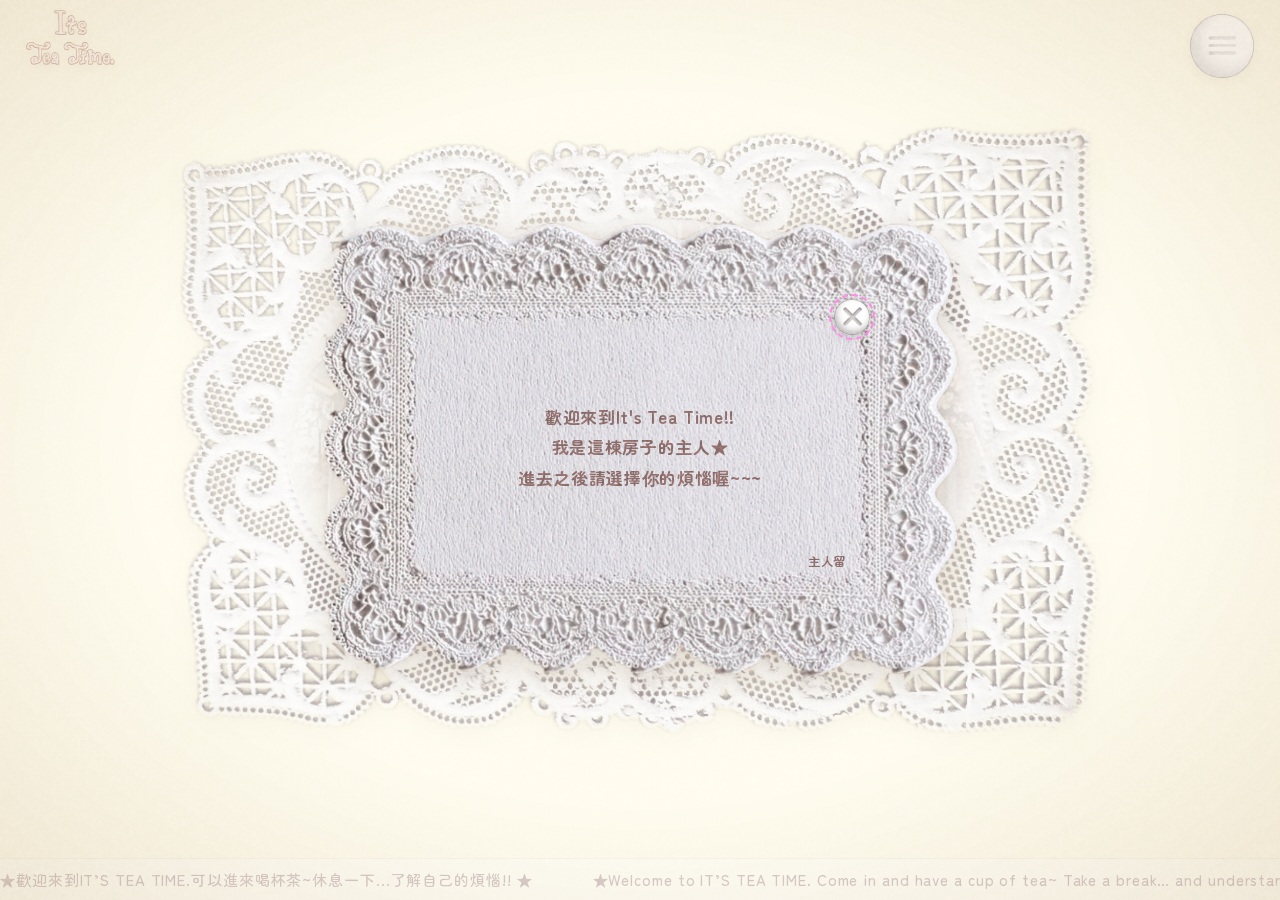
<file: page2.html>
<!DOCTYPE html>
<html lang="zh-Hant">
<head>
  <meta charset="UTF-8">
  <meta name="viewport" content="width=device-width, initial-scale=1, viewport-fit=cover">
  <title>It's Tea Time</title>
  <link rel="preconnect" href="https://fonts.googleapis.com">
  <link rel="preconnect" href="https://fonts.gstatic.com" crossorigin>
  <link rel="stylesheet" href="https://fonts.googleapis.com/css2?family=Mochiy+Pop+One&family=Zen+Maru+Gothic:wght@500;700&display=swap">
  <!-- 樣式都在 style.css（和首頁共用） -->
  <link rel="stylesheet" href="style.css">
</head>
<body>

<!-- 第二頁：門已經打開的房子 -->
<main class="scene">
  <div class="stage">
    <img class="lace" src="img/lace.png" alt="">
    <div class="oval">
      <div class="house-inner"><img src="img/house-open.jpg" alt="大門打開的維多利亞風小屋"></div>
    </div>
  </div>
</main>

<!-- 標準字（左上角） -->
<img class="logo logo-corner" src="img/logo.png" alt="Tea Time">

<!-- 轉場白幕：關掉紙條後從 20% 白慢慢變全白 -->
<div class="fade-white" id="fadeWhite"><div class="grain"></div></div>

<!-- 右上角選單 -->
<nav class="menu" id="menu" aria-label="選單">
  <a class="menu-item" href="world.html"            style="--x:-291;--y:-13.5;--w:315;--i:0"><img src="img/menu-world.png" alt="世界觀介紹"></a>
  <a class="menu-item" href="world.html#characters" style="--x:-232.5;--y:152.5;--w:312;--i:1"><img src="img/menu-character.png" alt="角色介紹"></a>
  <a class="menu-item" href="wall.html"             style="--x:-106.5;--y:283.5;--w:260;--i:2"><img src="img/menu-worry.png" alt="匿名煩惱牆"></a>
  <button class="menu-toggle" id="menuToggle" aria-expanded="false" aria-label="打開選單"><img src="img/menu-btn.png" alt=""></button>
</nav>

<!-- 主人的紙條：進來後停一下才跳出來（時間在 page2.js 調） -->
<div class="note-backdrop" id="note">
  <div class="note" role="dialog" aria-modal="true" aria-labelledby="noteText">
    <button class="note-close" id="noteClose" aria-label="關閉紙條"></button>
    <div class="note-paper" id="noteText">
      <!-- ↓↓↓ 紙條文字改這裡，一行一個 <p> ↓↓↓ -->
      <p>歡迎來到It's Tea Time!!</p>
      <p>我是這棟房子的主人★</p>
      <p>進去之後請選擇你的煩惱喔~~~</p>
      <span class="note-sign">主人留</span>
      <!-- ↑↑↑ 紙條文字改這裡 ↑↑↑ -->
    </div>
  </div>
</div>

<!-- 跑馬燈 -->
<div class="marquee" aria-label="歡迎訊息">
  <div class="marquee-track">
    <span>★歡迎來到IT’S TEA TIME.可以進來喝杯茶~休息一下...了解自己的煩惱!! ★</span>
    <span>★Welcome to IT’S TEA TIME. Come in and have a cup of tea~ Take a break… and understand your worries!! ★</span>
    <span aria-hidden="true">★歡迎來到IT’S TEA TIME.可以進來喝杯茶~休息一下...了解自己的煩惱!! ★</span>
    <span aria-hidden="true">★Welcome to IT’S TEA TIME. Come in and have a cup of tea~ Take a break… and understand your worries!! ★</span>
  </div>
</div>

<div class="vignette"></div>
<div class="grain" id="grain"></div>

<!-- 共用效果在 common.js，第二頁互動在 page2.js -->
<script src="common.js"></script>
<script src="page2.js"></script>
</body>
</html>
</file>
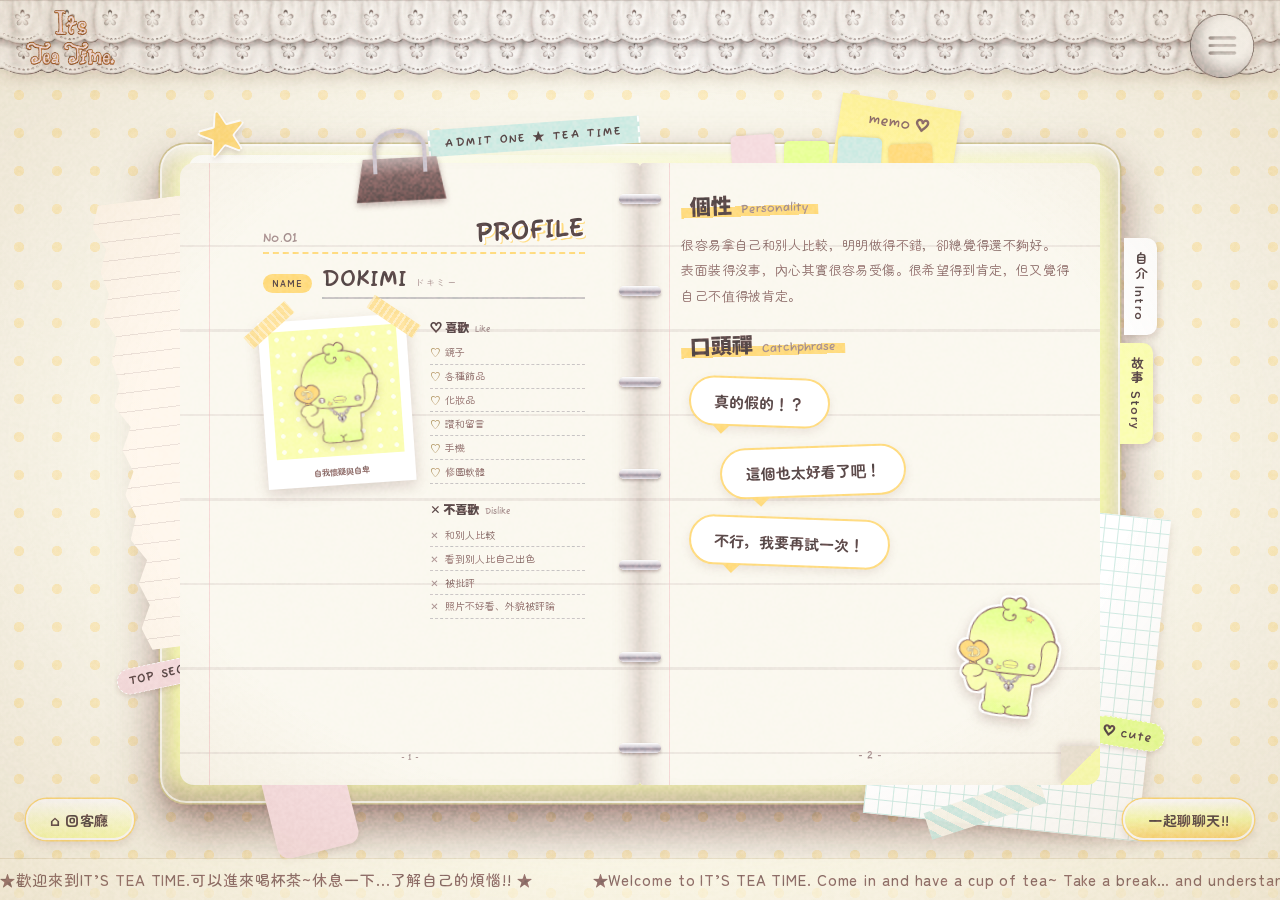
<file: profile.html>
<!DOCTYPE html>
<html lang="zh-Hant">
<head>
  <meta charset="UTF-8">
  <meta name="viewport" content="width=device-width, initial-scale=1, viewport-fit=cover">
  <title>It's Tea Time</title>
  <link rel="preconnect" href="https://fonts.googleapis.com">
  <link rel="preconnect" href="https://fonts.gstatic.com" crossorigin>
  <link rel="stylesheet" href="https://fonts.googleapis.com/css2?family=Fuzzy+Bubbles:wght@700&family=Mochiy+Pop+One&family=Zen+Maru+Gothic:wght@500;700&display=swap">
  <!-- 樣式都在 style.css（和其他頁共用，這頁的樣式在「角色個人檔案頁」那段） -->
  <link rel="stylesheet" href="style.css">
</head>
<!-- 角色個人檔案頁：三隻角色共用這一頁，網址 profile.html?c=dokimi / gurumi / rabumi 決定是哪一隻 -->
<!-- ★ 文字都在 profile.js 最上面的 PROFILES 填，不用改這個檔案 ★ -->
<body class="arriving profile-page">

<!-- 翻頁的檔案本：左頁 p1、右頁 p4 固定不動，中間那張會翻（正面 p2、背面 p3） -->
<main class="pf-main">
  <div class="pf-book" id="pfBook">
    <!-- 檔案本的硬殼（單色果凍感，顏色在 profile.js 的 cover） -->
    <div class="pf-cover" aria-hidden="true"></div>

    <!-- ↓ 夾在「硬殼前面、可翻的紙後面」凌亂露出來的東西；位置在 style.css 的「凌亂的紙」 -->
    <div class="pf-scraps" aria-hidden="true">
      <span class="sc sc-torn"></span>
      <span class="sc sc-grid"></span>
      <span class="sc sc-sticky">memo ♡</span>
      <span class="sc sc-tag"></span>
      <span class="sc sc-ticket">ADMIT ONE ★ TEA TIME</span>
      <span class="dc dc-label l1">TOP SECRET</span>
      <span class="dc dc-label l2">♡ cute</span>
      <span class="dc dc-star">★</span>
      <span class="dc dc-washi"></span>
      <!-- 彩色標籤貼（從右頁上面露出一點點） -->
      <div class="pf-flags"><i></i><i></i><i></i><i></i></div>
    </div>

    <!-- p1（左頁）：名字、照片、喜歡、不喜歡 -->
    <section class="pf-page pf-left" aria-label="第 1 頁">
      <div class="pf-head"><span class="pf-no" data-k="no"></span><span class="pf-title">PROFILE</span></div>
      <div class="pf-field"><span class="pf-label">NAME</span><span class="pf-value"><b data-k="name"></b><small data-k="kana"></small></span></div>
      <div class="pf-p1">
        <figure class="pf-photo">
          <span class="pf-tape t1"></span><span class="pf-tape t2"></span>
          <div class="pf-photo-inner"><img data-k="img" alt=""></div>
          <figcaption data-k="tag"></figcaption>
        </figure>
        <div class="pf-lists">
          <div class="pf-list like"><h3>♡ 喜歡 <small>Like</small></h3><ul data-k="likes"></ul></div>
          <div class="pf-list dislike"><h3>✕ 不喜歡 <small>Dislike</small></h3><ul data-k="dislikes"></ul></div>
        </div>
      </div>
      <span class="pf-num">- 1 -</span>
    </section>

    <!-- p1 上緣的長尾夾（翻到 p3-p4 時會藏起來） -->
    <div class="pf-deco-p1" aria-hidden="true"><span class="dc dc-clip"></span></div>

    <!-- p4（右頁，翻過去之後才看得到）：故事後半段 -->
    <section class="pf-page pf-right" aria-label="第 4 頁">
      <h2 class="pf-sec">故事 <small>to be continued...</small></h2>
      <p class="pf-text" data-k="story2"></p>
      <div class="pf-sign"><span class="pf-stamp" data-k="name"></span><span>with love ♡ It's Tea Time</span></div>
      <span class="pf-num">- 4 -</span>
    </section>

    <!-- 會翻的那一張：正面 p2、背面 p3 -->
    <div class="pf-leaf" id="pfLeaf">
      <!-- p2（右頁正面）：個性、口頭禪 -->
      <section class="pf-page pf-face pf-front" aria-label="第 2 頁">
        <h2 class="pf-sec">個性 <small>Personality</small></h2>
        <p class="pf-text" data-k="personality"></p>
        <h2 class="pf-sec">口頭禪 <small>Catchphrase</small></h2>
        <div class="pf-bubbles" data-k="catchphrase"></div>   <!-- 口頭禪有幾句就會出現幾個對話框 -->
        <img class="pf-sticker" data-k="img" alt="">
        <span class="pf-num">- 2 -</span>
        <span class="pf-corner" aria-hidden="true"></span>
      </section>
      <!-- p3（翻過去後的左頁）：故事前半段 -->
      <section class="pf-page pf-face pf-back" aria-label="第 3 頁">
        <h2 class="pf-sec">成長故事 <small>Story</small></h2>
        <p class="pf-text" data-k="story1"></p>
        <span class="pf-num">- 3 -</span>
      </section>
      <!-- ↓ 跟著這張紙一起翻的小東西：背面（p3）用迴紋針夾一張小便條 -->
      <div class="pf-deco pf-deco-back" aria-hidden="true">
        <span class="dc dc-note">to: you ♡</span>
        <span class="dc dc-pclip"></span>
      </div>
    </div>

    <!-- 中間的金屬環 -->
    <div class="pf-rings" aria-hidden="true"><i></i><i></i><i></i><i></i><i></i><i></i><i></i></div>

    <!-- 右邊的索引標籤：點了跳到那一頁 -->
    <div class="pf-tabs">
      <button type="button" data-spread="0">自介 Intro</button>
      <button type="button" data-spread="1">故事 Story</button>
    </div>
  </div>

  <!-- 下面的按鈕：回客廳在左下角、一起聊聊天在右下角（位置在 style.css 的 .pf-ctrl） -->
  <div class="pf-ctrl">
    <button class="pf-btn" id="pfBack" type="button">⌂ 回客廳</button>
    <!-- 一起聊聊天：按下去要去哪裡寫在 profile.js 的第 4 段 -->
    <button class="pf-btn pf-chat" id="pfChat" type="button">一起聊聊天!!</button>
  </div>
</main>

<!-- 上方蕾絲 Navigation Bar（進來時從上面滑下來） -->
<div class="nav-bar" aria-hidden="true"></div>
<div class="nav-lace" aria-hidden="true"></div>

<!-- 標準字（左上角，點了回首頁） -->
<a class="logo-link" href="index.html" aria-label="回到首頁"><img class="logo logo-corner" src="img/logo.png" alt="Tea Time"></a>

<!-- 右上角選單 -->
<nav class="menu" id="menu" aria-label="選單">
  <a class="menu-item" href="world.html"            style="--x:-291;--y:-13.5;--w:315;--i:0"><img src="img/menu-world.png" alt="世界觀介紹"></a>
  <a class="menu-item" href="world.html#characters" style="--x:-232.5;--y:152.5;--w:312;--i:1"><img src="img/menu-character.png" alt="角色介紹"></a>
  <a class="menu-item" href="wall.html"             style="--x:-106.5;--y:283.5;--w:260;--i:2"><img src="img/menu-worry.png" alt="匿名煩惱牆"></a>
  <button class="menu-toggle" id="menuToggle" aria-expanded="false" aria-label="打開選單"><img src="img/menu-btn.png" alt=""></button>
</nav>

<!-- 跑馬燈 -->
<div class="marquee" aria-label="歡迎訊息">
  <div class="marquee-track">
    <span>★歡迎來到IT’S TEA TIME.可以進來喝杯茶~休息一下...了解自己的煩惱!! ★</span>
    <span>★Welcome to IT’S TEA TIME. Come in and have a cup of tea~ Take a break… and understand your worries!! ★</span>
    <span aria-hidden="true">★歡迎來到IT’S TEA TIME.可以進來喝杯茶~休息一下...了解自己的煩惱!! ★</span>
    <span aria-hidden="true">★Welcome to IT’S TEA TIME. Come in and have a cup of tea~ Take a break… and understand your worries!! ★</span>
  </div>
</div>

<!-- 換頁的白幕：進來時從全白淡出、離開時淡成全白 -->
<div class="fade-white" id="fadeWhite"><div class="grain"></div></div>

<div class="vignette"></div>
<div class="grain" id="grain"></div>

<!-- 共用效果在 common.js，這頁的互動和文字在 profile.js -->
<script src="common.js"></script>
<script src="profile.js"></script>
</body>
</html>
</file>
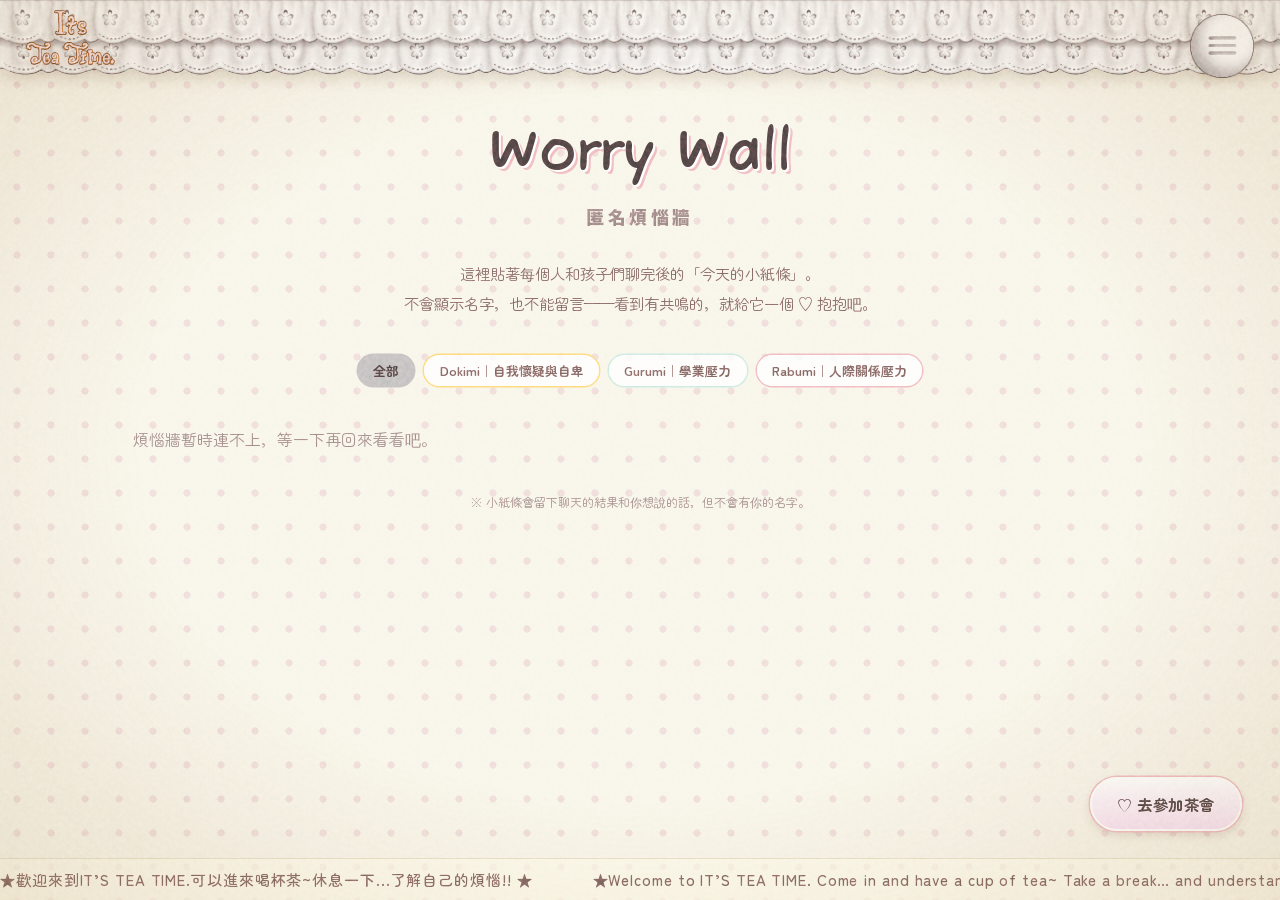
<file: wall.html>
<!DOCTYPE html>
<html lang="zh-Hant">
<head>
  <meta charset="UTF-8">
  <meta name="viewport" content="width=device-width, initial-scale=1, viewport-fit=cover">
  <title>It's Tea Time</title>
  <link rel="preconnect" href="https://fonts.googleapis.com">
  <link rel="preconnect" href="https://fonts.gstatic.com" crossorigin>
  <link rel="stylesheet" href="https://fonts.googleapis.com/css2?family=Fuzzy+Bubbles:wght@700&family=Mochiy+Pop+One&family=Zen+Maru+Gothic:wght@500;700&display=swap">
  <!-- 樣式都在 style.css（這頁的樣式在「匿名煩惱牆」那段） -->
  <link rel="stylesheet" href="style.css">
</head>
<!-- 匿名煩惱牆：大家和角色聊完後貼上來的「今天的小紙條」；不能自己留言，只能給抱抱（程式在 wall.js，資料存在 Cloudflare） -->
<body class="arriving wall-page">

<main class="scroll-page" id="scrollPage">
  <div class="sp-wrap">
    <header class="wl-head reveal">
      <h1 class="sp-title">Worry Wall</h1>
      <p class="sp-sub">匿名煩惱牆</p>
      <p class="sp-lead">這裡貼著每個人和孩子們聊完後的「今天的小紙條」。<br>不會顯示名字，也不能留言——看到有共鳴的，就給它一個 ♡ 抱抱吧。</p>
    </header>

    <!-- 分類篩選（依角色） -->
    <div class="wl-filter reveal" id="wlFilter" role="group" aria-label="篩選煩惱種類">
      <button type="button" class="on" data-f="all">全部</button>
      <button type="button" data-f="dokimi" data-cat="self">Dokimi｜自我懷疑與自卑</button>
      <button type="button" data-f="gurumi" data-cat="study">Gurumi｜學業壓力</button>
      <button type="button" data-f="rabumi" data-cat="people">Rabumi｜人際關係壓力</button>
    </div>
    <p class="wl-count" id="wlCount"></p>

    <!-- 小紙條會由 wall.js 放進這裡 -->
    <div class="wl-board" id="wlBoard"></div>

    <p class="wl-note-local">※ 小紙條會留下聊天的結果和你想說的話，但不會有你的名字。</p>
  </div>
</main>

<!-- 右下角：去聊天（牆上的紙條只能從聊天結果貼上來） -->
<button class="sp-btn wl-post-btn" id="wlPostBtn" type="button">♡ 去參加茶會</button>

<!-- 上方蕾絲 Navigation Bar -->
<div class="nav-bar" aria-hidden="true"></div>
<div class="nav-lace" aria-hidden="true"></div>

<!-- 標準字（左上角，點了回首頁） -->
<a class="logo-link" href="index.html" aria-label="回到首頁"><img class="logo logo-corner" src="img/logo.png" alt="Tea Time"></a>

<!-- 右上角選單 -->
<nav class="menu" id="menu" aria-label="選單">
  <a class="menu-item" href="world.html"            style="--x:-291;--y:-13.5;--w:315;--i:0"><img src="img/menu-world.png" alt="世界觀介紹"></a>
  <a class="menu-item" href="world.html#characters" style="--x:-232.5;--y:152.5;--w:312;--i:1"><img src="img/menu-character.png" alt="角色介紹"></a>
  <a class="menu-item" href="wall.html"             style="--x:-106.5;--y:283.5;--w:260;--i:2"><img src="img/menu-worry.png" alt="匿名煩惱牆"></a>
  <button class="menu-toggle" id="menuToggle" aria-expanded="false" aria-label="打開選單"><img src="img/menu-btn.png" alt=""></button>
</nav>

<!-- 跑馬燈 -->
<div class="marquee" aria-label="歡迎訊息">
  <div class="marquee-track">
    <span>★歡迎來到IT’S TEA TIME.可以進來喝杯茶~休息一下...了解自己的煩惱!! ★</span>
    <span>★Welcome to IT’S TEA TIME. Come in and have a cup of tea~ Take a break… and understand your worries!! ★</span>
    <span aria-hidden="true">★歡迎來到IT’S TEA TIME.可以進來喝杯茶~休息一下...了解自己的煩惱!! ★</span>
    <span aria-hidden="true">★Welcome to IT’S TEA TIME. Come in and have a cup of tea~ Take a break… and understand your worries!! ★</span>
  </div>
</div>

<!-- 換頁的白幕 -->
<div class="fade-white" id="fadeWhite"><div class="grain"></div></div>

<div class="vignette"></div>
<div class="grain" id="grain"></div>

<!-- 共用效果在 common.js，煩惱牆的程式在 wall.js -->
<script src="common.js"></script>
<script src="wall.js"></script>
</body>
</html>
</file>
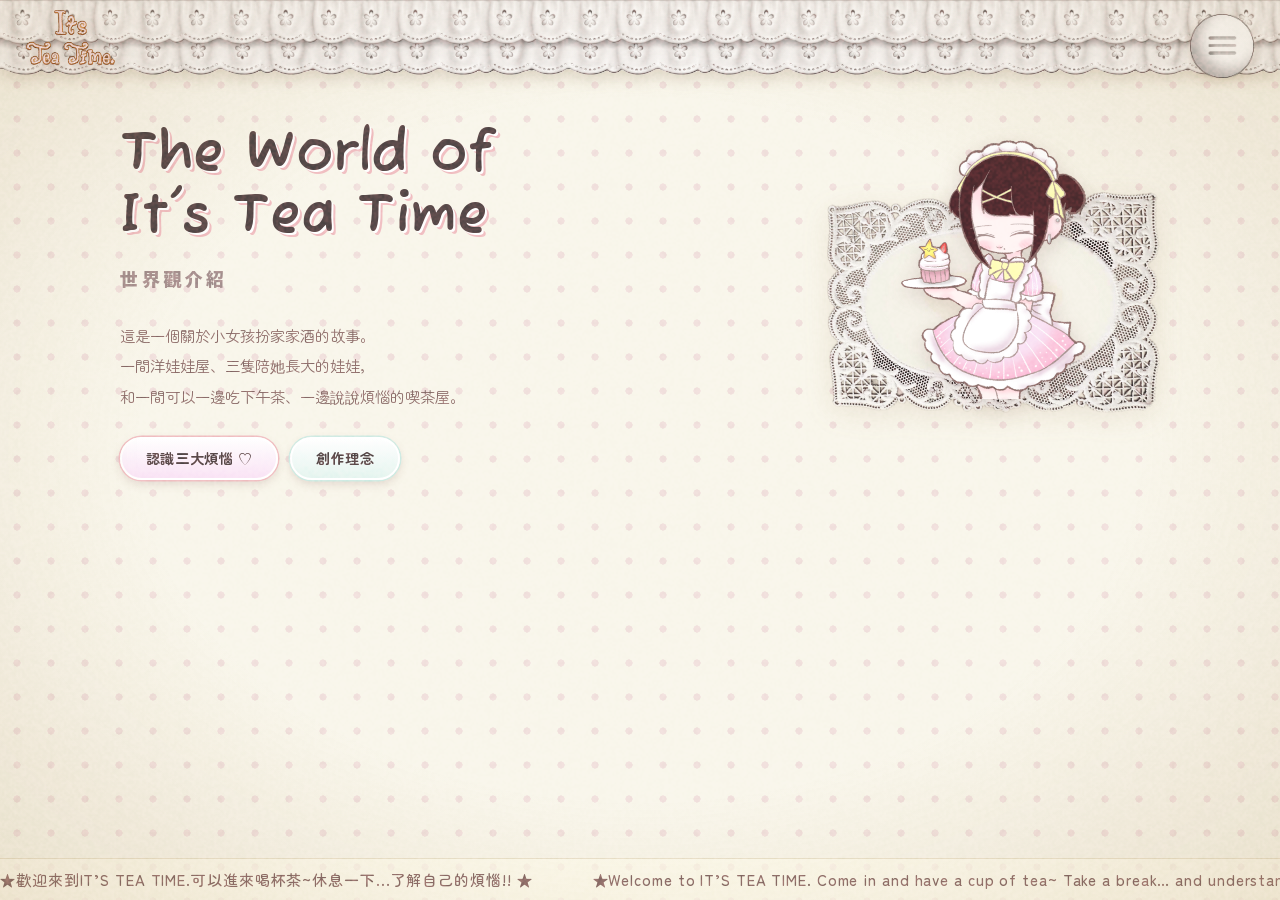
<file: world.html>
<!DOCTYPE html>
<html lang="zh-Hant">
<head>
  <meta charset="UTF-8">
  <meta name="viewport" content="width=device-width, initial-scale=1, viewport-fit=cover">
  <title>It's Tea Time</title>
  <link rel="preconnect" href="https://fonts.googleapis.com">
  <link rel="preconnect" href="https://fonts.gstatic.com" crossorigin>
  <link rel="stylesheet" href="https://fonts.googleapis.com/css2?family=Fuzzy+Bubbles:wght@700&family=Mochiy+Pop+One&family=Zen+Maru+Gothic:wght@500;700&display=swap">
  <!-- 樣式都在 style.css（這頁的樣式在「世界觀介紹」那段） -->
  <link rel="stylesheet" href="style.css">
</head>
<!-- 世界觀介紹：故事、怎麼玩、三大煩惱（角色介紹）、創作理念；文字直接改這個檔案 -->
<body class="arriving world-page">

<main class="scroll-page" id="scrollPage">
  <div class="sp-wrap">

    <!-- ===== 開頭 ===== -->
    <header class="w-hero reveal">
      <div>
        <h1 class="sp-title">The World of<br>It's Tea Time</h1>
        <p class="sp-sub">世界觀介紹</p>
        <p class="sp-lead">
          這是一個關於小女孩扮家家酒的故事。<br>
          一間洋娃娃屋、三隻陪她長大的娃娃，<br>
          和一間可以一邊吃下午茶、一邊說說煩惱的喫茶屋。
        </p>
        <div class="w-hero-btns">
          <a class="sp-btn" href="#characters">認識三大煩惱 ♡</a>
          <a class="sp-btn" href="#concept" style="--b-light:#E6F6F1; --b-main:#D0EDE6">創作理念</a>
        </div>
      </div>
      <div class="w-hero-pic" aria-hidden="true">
        <img class="w-lace" src="img/lace.png" alt="">
        <img class="w-maid" src="img/maid-smile.png" alt="">
      </div>
    </header>

    <!-- ===== 故事 ===== -->
    <!-- 開頭先有一張寫給玩家的小卡片，再分成六章（像繪本一頁一頁往下讀）；想改字直接改 <p> 裡面 -->
    <section class="w-sec reveal" id="story">
      <h2 class="w-h2">世界觀設定 <small>Story</small></h2>

      <!-- 寫給玩家的小卡片：你為什麼會來到這裡 -->
      <div class="w-letter">
        <p class="w-letter-to">to: 正在讀這段話的你</p>
        <p>最近，是不是有一點累？<br>
        說不上來在煩什麼，只是心裡悶悶的，好像有很多話，卻不知道要跟誰說。</p>
        <p>如果是這樣，那你來對地方了。<br>
        在城市某個安靜的轉角，有一棟小小的房子，只在有人需要的時候亮起燈。<br>
        這裡不會問你「為什麼還沒變好」，只會先幫你倒一杯茶。</p>
        <p class="w-letter-from">— 喫茶屋 It's Tea Time</p>
      </div>

      <ol class="w-chapters">
        <li>
          <span class="w-ch-no">序</span>
          <h3>小女孩的扮家家酒</h3>
          <p>這是一個關於小女孩扮家家酒的故事。<br>
          小時候的她，總喜歡自己想像出不同的角色，把生活中感受到的情緒、煩惱與想法，投射到三個玩偶身上。<br>
          Rabumi、Dokimi、Gurumi 並不只是普通的玩偶，而是陪伴她成長的三個心理投射。</p>
        </li>
        <li>
          <span class="w-ch-no">1</span>
          <h3>洋娃娃屋裡的三個孩子</h3>
          <p>小女孩擁有一間洋娃娃屋，以及三隻陪伴她的娃娃。在現實世界裡，她會和娃娃們一起玩耍、吃下午茶、聊天，替娃娃們安排生活。<br>
          而在她的想像世界裡，三隻娃娃都有了自己的生命，小女孩也成為了三個孩子的「媽媽」。那間洋娃娃屋，就是她為孩子們準備的家。</p>
        </li>
        <li>
          <span class="w-ch-no">2</span>
          <h3>長大，然後走散</h3>
          <p>隨著小女孩慢慢長大，三個角色也在她的想像世界裡一起長大，擁有了屬於自己的生活。<br>
          三人從小住在一起，是朋友也是室友；長大後，因為各自有了自己的夢想，就慢慢疏遠了。</p>
          <!-- 三個人長大後的樣子 -->
          <div class="w-grown">
            <div style="--cl:#FAE6F6; --cm:#F1C5C8"><img src="img/rabumi.png" alt=""><b>Rabumi</b><em>糕點師</em><span>經營著自己的甜點店，興趣是找人聊天</span></div>
            <div style="--cl:#FBFEBB; --cm:#FFDF8C"><img src="img/char-1.png" alt=""><b>Dokimi</b><em>網紅美食家・房屋仲介</em><span>到處吃美食、拍影片，也幫人找房子</span></div>
            <div style="--cl:#E6F6F1; --cm:#D0EDE6"><img src="img/char-2.png" alt=""><b>Gurumi</b><em>補習班班導師</em><span>每天處理大量考卷和成績單，喜歡看心靈叢書</span></div>
          </div>
        </li>
        <li>
          <span class="w-ch-no">3</span>
          <h3>甜點店的重逢</h3>
          <p>Gurumi 在補習班上班，每天看著學生們被考試追著跑，就想起從前的自己。工作一忙起來，唯一放鬆的時候，就是去 Rabumi 的甜點店買甜點，慢慢成了店裡的常客。Rabumi 很開心每天都有 Gurumi 可以聊天、說說煩惱，兩人因此重新熟了起來。<br>
          Dokimi 則因為到甜點店幫忙推廣，愛上了甜點，開始經常光顧。三人漸漸又成為會一起吃下午茶、分享生活與煩惱的朋友——就像以前一樣。</p>
        </li>
        <li>
          <span class="w-ch-no">4</span>
          <h3>那棟從小一起長大的房子</h3>
          <p>某一天，Rabumi 和 Gurumi 聊起小時候的夢想：「如果有一個地方，可以一邊吃下午茶，一邊讓人說說自己的煩惱，好像很不錯。」<br>
          這時，Dokimi 想起了三人從小一起生活的那棟房子。雖然只是一棟小小的房子，卻承載著大家從小一起長大的回憶。</p>
          <blockquote class="w-quote">「不然，就把這裡變成我們想要的地方吧？」<cite>— Dokimi</cite></blockquote>
          <p>於是三個人決定一起整理這棟房子，讓它成為一個可以吃下午茶、聊天，也能自在說出煩惱的空間——<b class="w-born">喫茶屋 It's Tea Time</b>。</p>
        </li>
        <li>
          <span class="w-ch-no">5</span>
          <h3>回來的「媽媽」</h3>
          <p>喫茶屋開張的那天，門口來了一位穿著女僕裝的女生。她笑著說：「從今天起，我就是這裡的主人，也是大家的管家——叫我莓露露吧♡」</p>
          <p>她其實就是<b>長大後的小女孩</b>。<br>
          長大以後，她也有了好多說不出口的煩惱；而那三個陪她長大的孩子，一直都在。於是她回到這棟房子，再玩一次扮家家酒——這一次，她扮演的是喫茶屋的主人，替每一位客人泡茶、準備點心、記住每個人的名字。</p>
          <blockquote class="w-quote w-quote-pink">「原來長大以後，還是可以扮家家酒呀。<br>用溫柔的方式，照顧心裡的那個小孩。」<cite>— 莓露露</cite></blockquote>
        </li>
        <li>
          <span class="w-ch-no">6</span>
          <h3>然後，你來了</h3>
          <p>聽說，喫茶屋只會出現在心裡有煩惱的人面前。<br>
          當你輕輕敲門，莓露露會問你的名字，帶你到客廳的沙發旁。那裡坐著三個孩子，每一個都帶著一種煩惱——<br>
          選一個和你最像的孩子，他會先說出自己的心事，再陪你慢慢說出你的。</p>
          <p class="w-hint">在這裡，三個孩子就像一面鏡子——你會在他們身上，看見自己的煩惱。</p>
        </li>
      </ol>
    </section>


    <!-- ===== 怎麼玩 ===== -->
    <section class="w-sec reveal" id="howto">
      <h2 class="w-h2">在喫茶屋可以做什麼 <small>How to play</small></h2>
      <ol class="w-steps">
        <li><b>敲門進屋</b><span>在首頁點點房子的門，走進喫茶屋</span></li>
        <li><b>告訴莓露露名字</b><span>名字會被記住，角色們會這樣叫你</span></li>
        <li><b>選擇你的煩惱</b><span>沙發上的三隻角色，各是一種煩惱</span></li>
        <li><b>一起聊聊天</b><span>從「煩什麼」到「怎麼舒緩」慢慢整理</span></li>
        <li><b>留下煩惱</b><span>匿名貼到煩惱牆，看看別人也一樣</span></li>
      </ol>
    </section>

    <!-- ===== 三大煩惱（選單的「角色介紹」會跳到這裡） ===== -->
    <section class="w-sec reveal" id="characters">
      <h2 class="w-h2">三大煩惱 <small>Characters</small></h2>
      <div class="w-charas">
        <div class="w-card" style="--cl:#FBFEBB; --cm:#FFDF8C">
          <div class="w-card-pic"><img src="img/char-1.png" alt="Dokimi"></div>
          <h3>Dokimi</h3><p class="kana">ドキミー</p><p class="role">網紅美食家・房屋仲介</p>
          <span class="tag">自我懷疑與自卑</span>
          <p class="desc">總是不自覺地和別人比較，很在意外表與他人的評價。即使已經很努力，還是覺得自己不夠好，渴望被認同與肯定。</p>
          <a class="sp-btn" href="old/profile.html?c=dokimi">看檔案 ♡</a>
        </div>
        <div class="w-card" style="--cl:#E6F6F1; --cm:#D0EDE6">
          <div class="w-card-pic"><img src="img/char-2.png" alt="Gurumi"></div>
          <h3>Gurumi</h3><p class="kana">グルミー</p><p class="role">補習班班導師</p>
          <span class="tag">學業壓力</span>
          <p class="desc">總是被待辦清單追著跑，害怕進度落後或做得不夠好。即使完成了所有事情，仍然無法安心，總擔心自己還能做得更好。</p>
          <a class="sp-btn" href="old/profile.html?c=gurumi">看檔案 ♡</a>
        </div>
        <div class="w-card" style="--cl:#FAE6F6; --cm:#F1C5C8">
          <div class="w-card-pic"><img src="img/rabumi.png" alt="Rabumi"></div>
          <h3>Rabumi</h3><p class="kana">ラブミー</p><p class="role">糕點師</p>
          <span class="tag">人際關係壓力</span>
          <p class="desc">總是很在意別人的想法，容易因為一句話或一個小動作想很多。明明沒有發生什麼，卻忍不住懷疑是不是自己做錯了什麼。</p>
          <a class="sp-btn" href="old/profile.html?c=rabumi">看檔案 ♡</a>
        </div>
      </div>
    </section>

    <!-- ===== 創作理念 ===== -->
    <section class="w-sec w-concept reveal" id="concept">
      <h2 class="w-h2">創作理念 <small>Concept</small></h2>
      <div class="w-flow">
        <span>我在煩什麼</span><i>→</i><span>為什麼會煩</span><i>→</i><span>可以怎麼舒緩</span>
      </div>
      <p>很多時候，我們只知道「好煩」，卻說不出到底在煩什麼。煩惱被悶在心裡，就會越長越大。</p>
      <p>It's Tea Time 想做的，是一個不用急著變好的地方。把煩惱變成可愛的角色，讓它們先說出自己的心事；當你發現「原來不是只有我這樣」，就比較敢面對自己的情緒。</p>
      <p>透過和角色一來一往的聊天，從「我在煩什麼」，一步一步找到「為什麼會煩」，再找到「可以怎麼舒緩」。最後，也可以把煩惱匿名留在煩惱牆上，看看大家其實都一樣，在努力地過每一天。</p>
      <p class="w-sign">— 喝杯茶，休息一下吧 ♡</p>
    </section>

    <!-- ===== 最後 ===== -->
    <section class="w-end reveal">
      <p class="sp-lead">準備好了嗎？莓露露已經把甜點準備好了。</p>
      <div class="w-end-btns">
        <a class="sp-btn" href="index.html">♡ 去參加茶會</a>
        <a class="sp-btn" href="wall.html" style="--b-light:#FBFEBB; --b-main:#FFDF8C">看看煩惱牆</a>
      </div>
    </section>

  </div>
</main>

<!-- 上方蕾絲 Navigation Bar -->
<div class="nav-bar" aria-hidden="true"></div>
<div class="nav-lace" aria-hidden="true"></div>

<!-- 標準字（左上角，點了回首頁） -->
<a class="logo-link" href="index.html" aria-label="回到首頁"><img class="logo logo-corner" src="img/logo.png" alt="Tea Time"></a>

<!-- 右上角選單 -->
<nav class="menu" id="menu" aria-label="選單">
  <a class="menu-item" href="world.html"            style="--x:-291;--y:-13.5;--w:315;--i:0"><img src="img/menu-world.png" alt="世界觀介紹"></a>
  <a class="menu-item" href="world.html#characters" style="--x:-232.5;--y:152.5;--w:312;--i:1"><img src="img/menu-character.png" alt="角色介紹"></a>
  <a class="menu-item" href="wall.html"             style="--x:-106.5;--y:283.5;--w:260;--i:2"><img src="img/menu-worry.png" alt="匿名煩惱牆"></a>
  <button class="menu-toggle" id="menuToggle" aria-expanded="false" aria-label="打開選單"><img src="img/menu-btn.png" alt=""></button>
</nav>

<!-- 跑馬燈 -->
<div class="marquee" aria-label="歡迎訊息">
  <div class="marquee-track">
    <span>★歡迎來到IT’S TEA TIME.可以進來喝杯茶~休息一下...了解自己的煩惱!! ★</span>
    <span>★Welcome to IT’S TEA TIME. Come in and have a cup of tea~ Take a break… and understand your worries!! ★</span>
    <span aria-hidden="true">★歡迎來到IT’S TEA TIME.可以進來喝杯茶~休息一下...了解自己的煩惱!! ★</span>
    <span aria-hidden="true">★Welcome to IT’S TEA TIME. Come in and have a cup of tea~ Take a break… and understand your worries!! ★</span>
  </div>
</div>

<!-- 換頁的白幕 -->
<div class="fade-white" id="fadeWhite"><div class="grain"></div></div>

<div class="vignette"></div>
<div class="grain" id="grain"></div>

<!-- 共用效果（換頁、選單、捲動時浮上來）都在 common.js -->
<script src="common.js"></script>
</body>
</html>
</file>
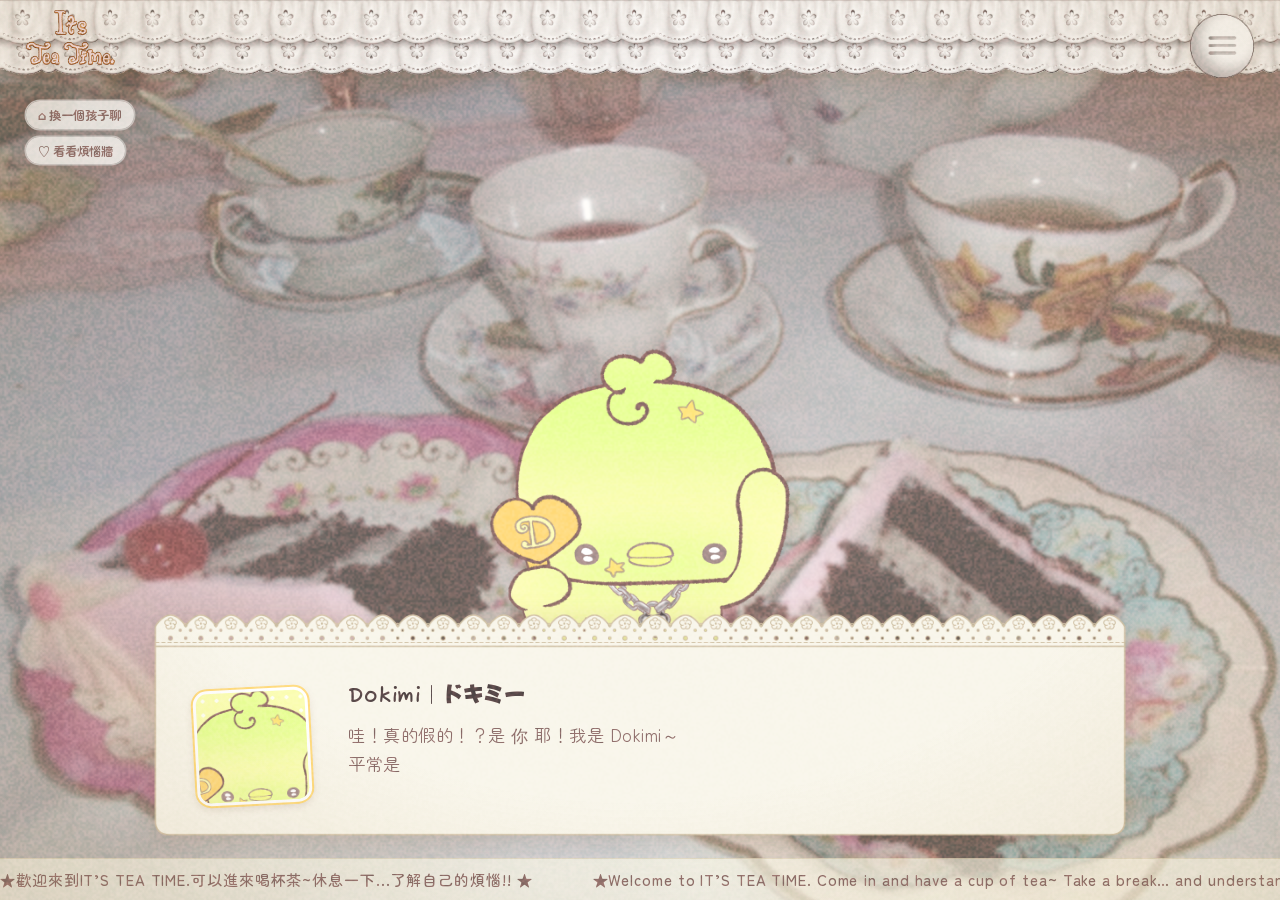
<file: old/chat.html>
<!DOCTYPE html>
<html lang="zh-Hant">
<head>
  <meta charset="UTF-8">
  <meta name="viewport" content="width=device-width, initial-scale=1, viewport-fit=cover">
  <title>It's Tea Time</title>
  <link rel="preconnect" href="https://fonts.googleapis.com">
  <link rel="preconnect" href="https://fonts.gstatic.com" crossorigin>
  <link rel="stylesheet" href="https://fonts.googleapis.com/css2?family=Fuzzy+Bubbles:wght@700&family=Mochiy+Pop+One&family=Zen+Maru+Gothic:wght@500;700&display=swap">
  <!-- 樣式都在 style.css（這頁的樣式在「聊天頁」那段） -->
  <link rel="stylesheet" href="../style.css">
</head>
<!-- 聊天頁：和選到的角色在下午茶桌邊聊天；網址 chat.html?c=dokimi / gurumi / rabumi 決定是哪一隻 -->
<!-- ★ 對話內容都在 chat.js 最上面的 SCRIPTS，不用改這個檔案 ★ -->
<body class="arriving chat-page">

<!-- 背景：下午茶桌（蓋一層白霧，讓角色和對話框比較清楚） -->
<div class="chat-bg" aria-hidden="true"><img src="../img/tea-table.jpg" alt=""></div>

<!-- 角色：站在對話框後面，每說一句話會輕輕跳一下 -->
<div class="chat-chara" id="chatChara"><div class="chat-chara-bob"><img id="charaImg" src="" alt=""></div></div>

<!-- 左上角：隨時可以換路（不想聊了、想換角色、只想寫下來） -->
<div class="chat-tools">
  <button class="chat-tool" id="toolRoom" type="button">⌂ 換一個孩子聊</button>
  <button class="chat-tool" id="toolWall" type="button">♡ 看看煩惱牆</button>
</div>

<!-- 玩家的回答選項 / 打字框（輪到你回答時才出現） -->
<div class="chat-choices" id="chatChoices" role="group" aria-label="你的回答"></div>

<!-- 下方對話框：左邊角色頭像、右邊名字和台詞；點對話框或按「▸」看下一句 -->
<div class="chat-box" id="chatBox">
  <div class="chat-avatar"><img id="avatarImg" src="" alt=""></div>
  <div class="chat-body">
    <p class="chat-name" id="chatName"></p>
    <p class="chat-text" id="chatText" aria-live="polite"></p>
  </div>
  <button class="tt-btn chat-next" id="chatNext" type="button">▸</button>
</div>

<!-- 聊完之後跳出來的「今天的小紙條」 -->
<div class="dim chat-end-dim" id="endDim">
  <div class="chat-end" role="dialog" aria-modal="true" aria-labelledby="endTitle">
    <span class="chat-end-tape" aria-hidden="true"></span>
    <h2 id="endTitle">今天的小紙條 <small>♡ memo</small></h2>
    <p class="chat-end-to">to: <b id="endName"></b></p>
    <dl class="chat-end-list">
      <dt>最近發生的事</dt><dd id="endWhat"></dd>
      <dt>我在意的是</dt><dd id="endCore"></dd>
      <dt>我的感受</dt><dd id="endFeel"></dd>
      <dt>我現在需要的</dt><dd id="endNeed"></dd>
    </dl>
    <p class="chat-end-say"><b id="endCharaName"></b><span id="endSay"></span></p>
    <p class="chat-end-say chat-end-tip" id="endTip"><b>✎ 給你的小建議</b><span id="endTipText"></span></p>
    <p class="chat-end-help" id="endHelp">如果煩惱重到喘不過氣，記得找信任的人聊聊，<br>或撥打 <b>1925 安心專線</b>、<b>1995 生命線</b>（24 小時、免付費）。</p>
    <div class="chat-end-btns">
      <button class="tt-btn" id="endDessert" type="button">♡ 去甜點店領專屬甜點</button>
      <button class="tt-btn" id="endRoom" type="button">⌂ 回客廳</button>
      <button class="tt-btn" id="endAgain" type="button">再聊一次</button>
    </div>
    <p class="chat-end-wallnote">吃完甜點後，可以把這張小紙條匿名貼到煩惱牆喔。</p>
  </div>
</div>

<!-- 上方蕾絲 Navigation Bar -->
<div class="nav-bar" aria-hidden="true"></div>
<div class="nav-lace" aria-hidden="true"></div>

<!-- 標準字（左上角，點了回首頁） -->
<a class="logo-link" href="../index.html" aria-label="回到首頁"><img class="logo logo-corner" src="../img/logo.png" alt="Tea Time"></a>

<!-- 右上角選單 -->
<nav class="menu" id="menu" aria-label="選單">
  <a class="menu-item" href="../world.html"            style="--x:-291;--y:-13.5;--w:315;--i:0"><img src="../img/menu-world.png" alt="世界觀介紹"></a>
  <a class="menu-item" href="../world.html#characters" style="--x:-232.5;--y:152.5;--w:312;--i:1"><img src="../img/menu-character.png" alt="角色介紹"></a>
  <a class="menu-item" href="../wall.html"             style="--x:-106.5;--y:283.5;--w:260;--i:2"><img src="../img/menu-worry.png" alt="匿名煩惱牆"></a>
  <button class="menu-toggle" id="menuToggle" aria-expanded="false" aria-label="打開選單"><img src="../img/menu-btn.png" alt=""></button>
</nav>

<!-- 跑馬燈 -->
<div class="marquee" aria-label="歡迎訊息">
  <div class="marquee-track">
    <span>★歡迎來到IT’S TEA TIME.可以進來喝杯茶~休息一下...了解自己的煩惱!! ★</span>
    <span>★Welcome to IT’S TEA TIME. Come in and have a cup of tea~ Take a break… and understand your worries!! ★</span>
    <span aria-hidden="true">★歡迎來到IT’S TEA TIME.可以進來喝杯茶~休息一下...了解自己的煩惱!! ★</span>
    <span aria-hidden="true">★Welcome to IT’S TEA TIME. Come in and have a cup of tea~ Take a break… and understand your worries!! ★</span>
  </div>
</div>

<!-- 換頁的白幕 -->
<div class="fade-white" id="fadeWhite"><div class="grain"></div></div>

<div class="vignette"></div>
<div class="grain" id="grain"></div>

<!-- 共用效果在 common.js，這頁的對話在 chat.js -->
<script src="../common.js"></script>
<script src="chat.js"></script>
</body>
</html>
</file>
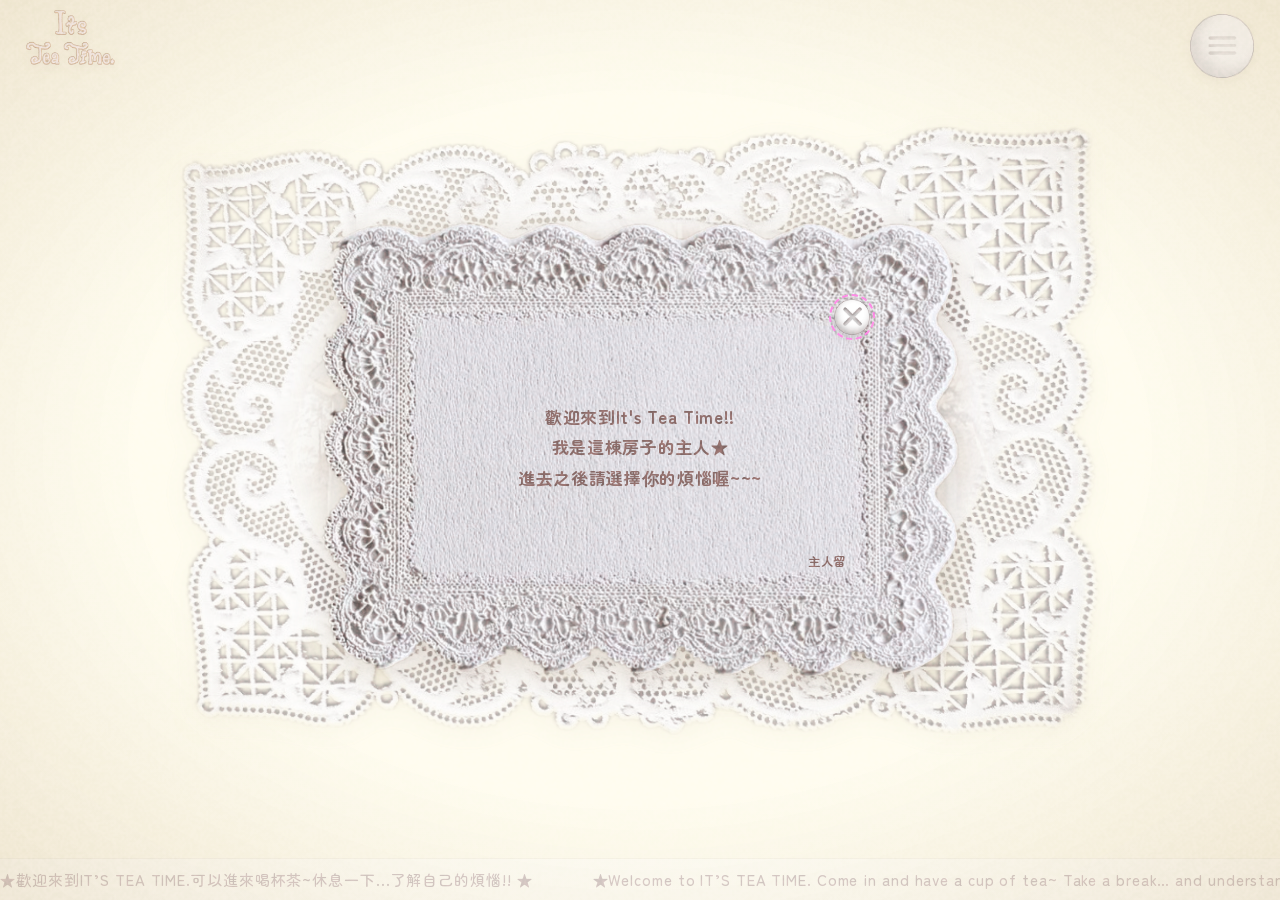
<file: old/page2.html>
<!DOCTYPE html>
<html lang="zh-Hant">
<head>
  <meta charset="UTF-8">
  <meta name="viewport" content="width=device-width, initial-scale=1, viewport-fit=cover">
  <title>It's Tea Time</title>
  <link rel="preconnect" href="https://fonts.googleapis.com">
  <link rel="preconnect" href="https://fonts.gstatic.com" crossorigin>
  <link rel="stylesheet" href="https://fonts.googleapis.com/css2?family=Mochiy+Pop+One&family=Zen+Maru+Gothic:wght@500;700&display=swap">
  <!-- 樣式都在 style.css（和首頁共用） -->
  <link rel="stylesheet" href="../style.css">
</head>
<body>

<!-- 第二頁：門已經打開的房子 -->
<main class="scene">
  <div class="stage">
    <img class="lace" src="../img/lace.png" alt="">
    <div class="oval">
      <div class="house-inner"><img src="../img/house-open.jpg" alt="大門打開的維多利亞風小屋"></div>
    </div>
  </div>
</main>

<!-- 標準字（左上角） -->
<img class="logo logo-corner" src="../img/logo.png" alt="Tea Time">

<!-- 轉場白幕：關掉紙條後從 20% 白慢慢變全白 -->
<div class="fade-white" id="fadeWhite"><div class="grain"></div></div>

<!-- 右上角選單 -->
<nav class="menu" id="menu" aria-label="選單">
  <a class="menu-item" href="../world.html"            style="--x:-291;--y:-13.5;--w:315;--i:0"><img src="../img/menu-world.png" alt="世界觀介紹"></a>
  <a class="menu-item" href="../world.html#characters" style="--x:-232.5;--y:152.5;--w:312;--i:1"><img src="../img/menu-character.png" alt="角色介紹"></a>
  <a class="menu-item" href="../wall.html"             style="--x:-106.5;--y:283.5;--w:260;--i:2"><img src="../img/menu-worry.png" alt="匿名煩惱牆"></a>
  <button class="menu-toggle" id="menuToggle" aria-expanded="false" aria-label="打開選單"><img src="../img/menu-btn.png" alt=""></button>
</nav>

<!-- 主人的紙條：進來後停一下才跳出來（時間在 page2.js 調） -->
<div class="note-backdrop" id="note">
  <div class="note" role="dialog" aria-modal="true" aria-labelledby="noteText">
    <button class="note-close" id="noteClose" aria-label="關閉紙條"></button>
    <div class="note-paper" id="noteText">
      <!-- ↓↓↓ 紙條文字改這裡，一行一個 <p> ↓↓↓ -->
      <p>歡迎來到It's Tea Time!!</p>
      <p>我是這棟房子的主人★</p>
      <p>進去之後請選擇你的煩惱喔~~~</p>
      <span class="note-sign">主人留</span>
      <!-- ↑↑↑ 紙條文字改這裡 ↑↑↑ -->
    </div>
  </div>
</div>

<!-- 跑馬燈 -->
<div class="marquee" aria-label="歡迎訊息">
  <div class="marquee-track">
    <span>★歡迎來到IT’S TEA TIME.可以進來喝杯茶~休息一下...了解自己的煩惱!! ★</span>
    <span>★Welcome to IT’S TEA TIME. Come in and have a cup of tea~ Take a break… and understand your worries!! ★</span>
    <span aria-hidden="true">★歡迎來到IT’S TEA TIME.可以進來喝杯茶~休息一下...了解自己的煩惱!! ★</span>
    <span aria-hidden="true">★Welcome to IT’S TEA TIME. Come in and have a cup of tea~ Take a break… and understand your worries!! ★</span>
  </div>
</div>

<div class="vignette"></div>
<div class="grain" id="grain"></div>

<!-- 共用效果在 common.js，第二頁互動在 page2.js -->
<script src="../common.js"></script>
<script src="page2.js"></script>
</body>
</html>
</file>
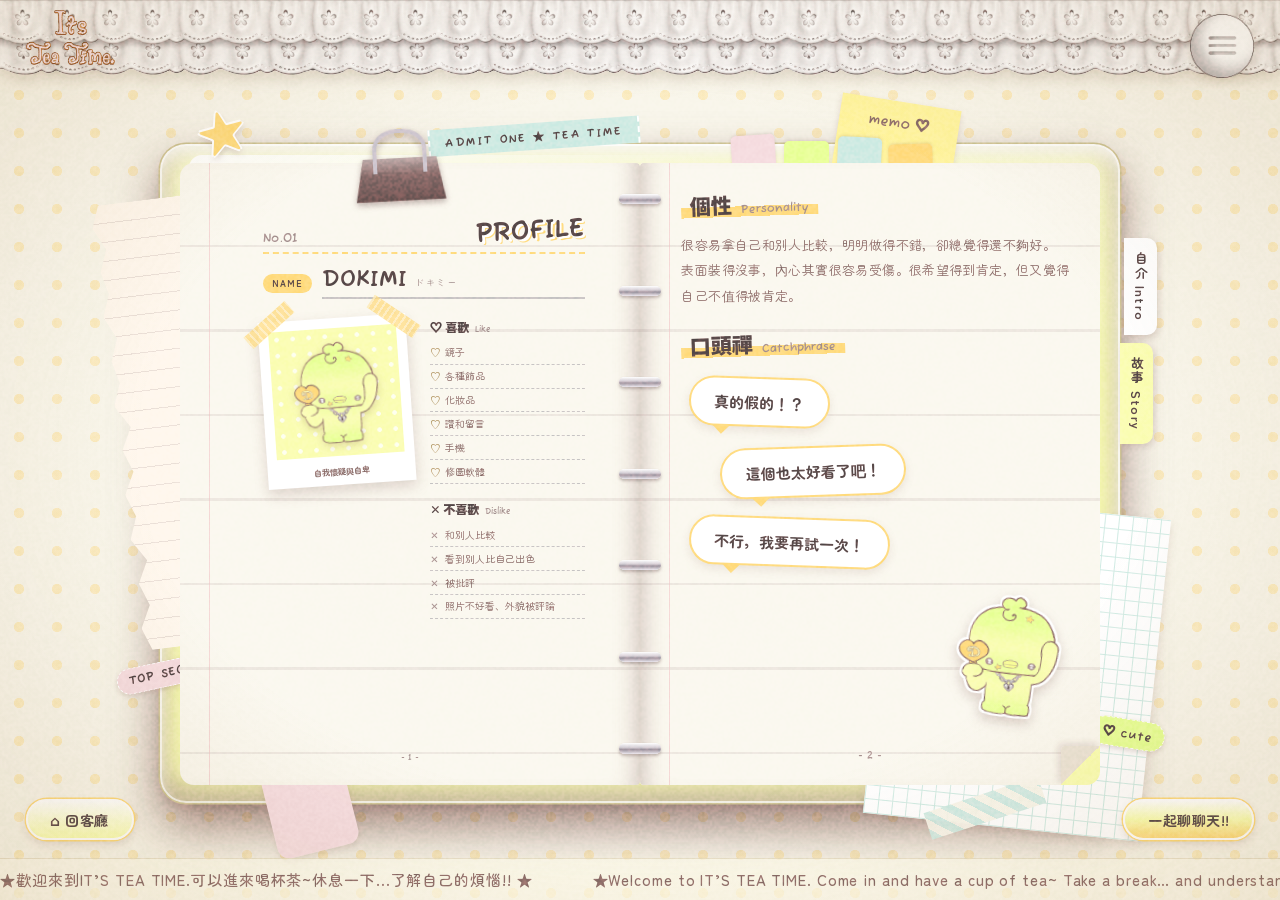
<file: old/profile.html>
<!DOCTYPE html>
<html lang="zh-Hant">
<head>
  <meta charset="UTF-8">
  <meta name="viewport" content="width=device-width, initial-scale=1, viewport-fit=cover">
  <title>It's Tea Time</title>
  <link rel="preconnect" href="https://fonts.googleapis.com">
  <link rel="preconnect" href="https://fonts.gstatic.com" crossorigin>
  <link rel="stylesheet" href="https://fonts.googleapis.com/css2?family=Fuzzy+Bubbles:wght@700&family=Mochiy+Pop+One&family=Zen+Maru+Gothic:wght@500;700&display=swap">
  <!-- 樣式都在 style.css（和其他頁共用，這頁的樣式在「角色個人檔案頁」那段） -->
  <link rel="stylesheet" href="../style.css">
</head>
<!-- 角色個人檔案頁：三隻角色共用這一頁，網址 profile.html?c=dokimi / gurumi / rabumi 決定是哪一隻 -->
<!-- ★ 文字都在 profile.js 最上面的 PROFILES 填，不用改這個檔案 ★ -->
<body class="arriving profile-page">

<!-- 翻頁的檔案本：左頁 p1、右頁 p4 固定不動，中間那張會翻（正面 p2、背面 p3） -->
<main class="pf-main">
  <div class="pf-book" id="pfBook">
    <!-- 檔案本的硬殼（單色果凍感，顏色在 profile.js 的 cover） -->
    <div class="pf-cover" aria-hidden="true"></div>

    <!-- ↓ 夾在「硬殼前面、可翻的紙後面」凌亂露出來的東西；位置在 style.css 的「凌亂的紙」 -->
    <div class="pf-scraps" aria-hidden="true">
      <span class="sc sc-torn"></span>
      <span class="sc sc-grid"></span>
      <span class="sc sc-sticky">memo ♡</span>
      <span class="sc sc-tag"></span>
      <span class="sc sc-ticket">ADMIT ONE ★ TEA TIME</span>
      <span class="dc dc-label l1">TOP SECRET</span>
      <span class="dc dc-label l2">♡ cute</span>
      <span class="dc dc-star">★</span>
      <span class="dc dc-washi"></span>
      <!-- 彩色標籤貼（從右頁上面露出一點點） -->
      <div class="pf-flags"><i></i><i></i><i></i><i></i></div>
    </div>

    <!-- p1（左頁）：名字、照片、喜歡、不喜歡 -->
    <section class="pf-page pf-left" aria-label="第 1 頁">
      <div class="pf-head"><span class="pf-no" data-k="no"></span><span class="pf-title">PROFILE</span></div>
      <div class="pf-field"><span class="pf-label">NAME</span><span class="pf-value"><b data-k="name"></b><small data-k="kana"></small></span></div>
      <div class="pf-p1">
        <figure class="pf-photo">
          <span class="pf-tape t1"></span><span class="pf-tape t2"></span>
          <div class="pf-photo-inner"><img data-k="img" alt=""></div>
          <figcaption data-k="tag"></figcaption>
        </figure>
        <div class="pf-lists">
          <div class="pf-list like"><h3>♡ 喜歡 <small>Like</small></h3><ul data-k="likes"></ul></div>
          <div class="pf-list dislike"><h3>✕ 不喜歡 <small>Dislike</small></h3><ul data-k="dislikes"></ul></div>
        </div>
      </div>
      <span class="pf-num">- 1 -</span>
    </section>

    <!-- p1 上緣的長尾夾（翻到 p3-p4 時會藏起來） -->
    <div class="pf-deco-p1" aria-hidden="true"><span class="dc dc-clip"></span></div>

    <!-- p4（右頁，翻過去之後才看得到）：故事後半段 -->
    <section class="pf-page pf-right" aria-label="第 4 頁">
      <h2 class="pf-sec">故事 <small>to be continued...</small></h2>
      <p class="pf-text" data-k="story2"></p>
      <div class="pf-sign"><span class="pf-stamp" data-k="name"></span><span>with love ♡ It's Tea Time</span></div>
      <span class="pf-num">- 4 -</span>
    </section>

    <!-- 會翻的那一張：正面 p2、背面 p3 -->
    <div class="pf-leaf" id="pfLeaf">
      <!-- p2（右頁正面）：個性、口頭禪 -->
      <section class="pf-page pf-face pf-front" aria-label="第 2 頁">
        <h2 class="pf-sec">個性 <small>Personality</small></h2>
        <p class="pf-text" data-k="personality"></p>
        <h2 class="pf-sec">口頭禪 <small>Catchphrase</small></h2>
        <div class="pf-bubbles" data-k="catchphrase"></div>   <!-- 口頭禪有幾句就會出現幾個對話框 -->
        <img class="pf-sticker" data-k="img" alt="">
        <span class="pf-num">- 2 -</span>
        <span class="pf-corner" aria-hidden="true"></span>
      </section>
      <!-- p3（翻過去後的左頁）：故事前半段 -->
      <section class="pf-page pf-face pf-back" aria-label="第 3 頁">
        <h2 class="pf-sec">成長故事 <small>Story</small></h2>
        <p class="pf-text" data-k="story1"></p>
        <span class="pf-num">- 3 -</span>
      </section>
      <!-- ↓ 跟著這張紙一起翻的小東西：背面（p3）用迴紋針夾一張小便條 -->
      <div class="pf-deco pf-deco-back" aria-hidden="true">
        <span class="dc dc-note">to: you ♡</span>
        <span class="dc dc-pclip"></span>
      </div>
    </div>

    <!-- 中間的金屬環 -->
    <div class="pf-rings" aria-hidden="true"><i></i><i></i><i></i><i></i><i></i><i></i><i></i></div>

    <!-- 右邊的索引標籤：點了跳到那一頁 -->
    <div class="pf-tabs">
      <button type="button" data-spread="0">自介 Intro</button>
      <button type="button" data-spread="1">故事 Story</button>
    </div>
  </div>

  <!-- 下面的按鈕：回客廳在左下角、一起聊聊天在右下角（位置在 style.css 的 .pf-ctrl） -->
  <div class="pf-ctrl">
    <button class="pf-btn" id="pfBack" type="button">⌂ 回客廳</button>
    <!-- 一起聊聊天：按下去要去哪裡寫在 profile.js 的第 4 段 -->
    <button class="pf-btn pf-chat" id="pfChat" type="button">一起聊聊天!!</button>
  </div>
</main>

<!-- 上方蕾絲 Navigation Bar（進來時從上面滑下來） -->
<div class="nav-bar" aria-hidden="true"></div>
<div class="nav-lace" aria-hidden="true"></div>

<!-- 標準字（左上角，點了回首頁） -->
<a class="logo-link" href="index.html" aria-label="回到首頁"><img class="logo logo-corner" src="../img/logo.png" alt="Tea Time"></a>

<!-- 右上角選單 -->
<nav class="menu" id="menu" aria-label="選單">
  <a class="menu-item" href="../world.html"            style="--x:-291;--y:-13.5;--w:315;--i:0"><img src="../img/menu-world.png" alt="世界觀介紹"></a>
  <a class="menu-item" href="../world.html#characters" style="--x:-232.5;--y:152.5;--w:312;--i:1"><img src="../img/menu-character.png" alt="角色介紹"></a>
  <a class="menu-item" href="../wall.html"             style="--x:-106.5;--y:283.5;--w:260;--i:2"><img src="../img/menu-worry.png" alt="匿名煩惱牆"></a>
  <button class="menu-toggle" id="menuToggle" aria-expanded="false" aria-label="打開選單"><img src="../img/menu-btn.png" alt=""></button>
</nav>

<!-- 跑馬燈 -->
<div class="marquee" aria-label="歡迎訊息">
  <div class="marquee-track">
    <span>★歡迎來到IT’S TEA TIME.可以進來喝杯茶~休息一下...了解自己的煩惱!! ★</span>
    <span>★Welcome to IT’S TEA TIME. Come in and have a cup of tea~ Take a break… and understand your worries!! ★</span>
    <span aria-hidden="true">★歡迎來到IT’S TEA TIME.可以進來喝杯茶~休息一下...了解自己的煩惱!! ★</span>
    <span aria-hidden="true">★Welcome to IT’S TEA TIME. Come in and have a cup of tea~ Take a break… and understand your worries!! ★</span>
  </div>
</div>

<!-- 換頁的白幕：進來時從全白淡出、離開時淡成全白 -->
<div class="fade-white" id="fadeWhite"><div class="grain"></div></div>

<div class="vignette"></div>
<div class="grain" id="grain"></div>

<!-- 共用效果在 common.js，這頁的互動和文字在 profile.js -->
<script src="../common.js"></script>
<script src="profile.js"></script>
</body>
</html>
</file>
<file: style.css>
/* It's Tea Time 首頁樣式 */
*{box-sizing:border-box}
body{margin:0}
/* ===== 顏色與字體設定（想改顏色就改這裡） =====
   版面：奶油色底 + 置中蕾絲框房子 + 右上選單 + 底部跑馬燈 + 全頁復古顆粒 */
:root{
  color-scheme: light;
  --bg:#FFF9D7;          /* 頁面底色 */
  --cream:#FFF9D7;       /* 標準字顏色 */
  --knock:#FF97E9;       /* knock! 粒子顏色 */
  /* ↓↓↓ 文字色票（全站共用，想換文字顏色改這四個就好） ↓↓↓ */
  --c-title:#595252;     /* 標題字：角色名字、標題、按鈕字 */
  --c-text:#8F7B78;      /* 內文字：對話內容、輸入的字 */
  --c-sub:#A99C9B;       /* 次重要內文字：小字提醒、提示文字 */
  --c-faint:#CACBCB;     /* 次次重要：底線、很淡的線條 */
  /* ↑↑↑ 文字色票 ↑↑↑ */
  --ink:var(--c-text);   /* 跑馬燈文字 */
  --fog:rgba(255,255,255,.78);
  --font-pop:"Mochiy Pop One","Zen Maru Gothic","Noto Sans TC",system-ui,sans-serif;
  --font-body:"Zen Maru Gothic","Noto Sans TC","PingFang TC","Microsoft JhengHei",system-ui,sans-serif;
  --marquee-h:42px;
  --stage-w:min(88vw, calc((100svh - 170px) * 1.5036), 920px);
  --dlg-w:clamp(min(94vw, 480px), 68vw, 1300px);   /* 第三頁對話框寬度（縮放前）：68vw × .75 ≈ 實際佔螢幕寬一半；1300px = 最寬多寬 */
  --box-scale:.75;      /* 第三頁對話框 + 輸入名字框的縮放：1 = 原尺寸，.85 = 縮小成 85%（字、按鈕、頭像一起等比例縮） */
}
/* 自己放進 fonts 資料夾的字型（DaFont 的 Mieszkanie9，100% Free）：要用的地方寫 font-family:"Mieszkanie9" */
@font-face{
  font-family:"Mieszkanie9";
  src:url(fonts/mieszkanie9.otf) format("opentype");
  font-display:swap;
}
html,body{height:100%}
body{
  background:var(--bg); color:var(--ink); font-family:var(--font-body);
  overflow:hidden; position:relative;
  padding-left:max(16px, env(safe-area-inset-left,0px));
  padding-right:max(16px, env(safe-area-inset-right,0px));
}
img{user-select:none;-webkit-user-drag:none}

/* ===== 中間場景：蕾絲框 + 房子 ===== */
.scene{
  position:fixed; inset:0 0 var(--marquee-h) 0;
  display:grid; place-items:center;
}
.stage{
  position:relative; width:var(--stage-w); max-width:100%;
  aspect-ratio:1051/699;
}
.lace{position:absolute; inset:0; width:100%; height:100%; filter:drop-shadow(0 6px 14px rgba(140,120,80,.18))}
.oval{
  position:absolute; left:10.5%; top:15.5%; width:79%; height:69%;
  overflow:hidden;
  -webkit-mask-image:radial-gradient(closest-side, #000 72%, transparent 100%);
          mask-image:radial-gradient(closest-side, #000 72%, transparent 100%);
}
/* 房子圖片本身（hit 層用一模一樣的位置，讓門的點點對齊） */
.house-inner{
  position:absolute; left:0; width:100%; aspect-ratio:736/558; top:50%;
  transform:translateY(-56%);
}
.house-inner img{display:block; width:100%; height:100%; filter:saturate(.8) brightness(1.04)}
.hit-layer{position:absolute; left:10.5%; top:15.5%; width:79%; height:69%; pointer-events:none}
.hit-layer .house-inner{pointer-events:none}

/* 房子敲門時抖動 */
.stage.knocking{animation:knock .5s ease 2}
@keyframes knock{
  0%,100%{transform:translate(0,0)}
  20%{transform:translate(-3px,1px) scale(.995)}
  40%{transform:translate(3px,-1px)}
  60%{transform:translate(-2px,0)}
  80%{transform:translate(1px,0)}
}

/* ===== 門上的圓點點 ===== */
.door{
  position:absolute; left:48.6%; top:55%; width:7.2%; height:23%;
  pointer-events:auto; cursor:pointer;
  background:none; border:0; padding:0; border-radius:40% 40% 8px 8px;
  opacity:0; visibility:hidden; transition:opacity .6s ease .6s;
}
body.in-house .door, body.opened .door{opacity:1; visibility:visible}
.door:focus-visible{outline:2px dashed var(--knock); outline-offset:4px}
.dot{
  position:absolute; left:50%; top:50%; width:16px; height:16px; margin:-8px 0 0 -8px;
  border-radius:50%; background:var(--knock);
  box-shadow:0 0 0 3px #fff, 0 2px 8px rgba(255,120,210,.6);
  transition:transform .25s cubic-bezier(.34,1.56,.64,1), opacity .2s;
}
.dot::after{
  content:""; position:absolute; inset:-3px; border-radius:50%;
  border:2px solid var(--knock); animation:ping 1.6s ease-out infinite;
}
@keyframes ping{from{transform:scale(1);opacity:.9}to{transform:scale(2.6);opacity:0}}
.knock-label{
  position:absolute; left:50%; top:50%; transform:translate(-50%,-50%) scale(.3) rotate(-8deg);
  font-family:var(--font-pop); font-size:clamp(16px, 2.6vw, 26px); color:var(--knock); white-space:nowrap;
  -webkit-text-stroke:5px #fff; paint-order:stroke fill;
  text-shadow:0 3px 10px rgba(255,120,210,.35);
  opacity:0; pointer-events:none;
  transition:transform .3s cubic-bezier(.34,1.56,.64,1), opacity .2s;
}
.door:hover .dot, .door:focus-visible .dot, body.opened .dot{transform:scale(0); opacity:0}
.door:hover .knock-label, .door:focus-visible .knock-label, body.opened .knock-label{
  opacity:1; transform:translate(-50%,-50%) scale(1) rotate(-8deg);
  animation:wobble 1s ease-in-out infinite;
}
@keyframes wobble{50%{transform:translate(-50%,-58%) scale(1.06) rotate(4deg)}}
/* 點門之後：門口透出暖光 */
.door-glow{
  position:absolute; inset:-30% -60%; border-radius:50%;
  background:radial-gradient(closest-side, rgba(255,240,200,.95), rgba(255,215,240,.5) 55%, transparent);
  opacity:0; transition:opacity 1.2s ease; pointer-events:none;
}
body.opened .door-glow{opacity:1}
/* 門打開（換成開門圖）之後：收起 knock! 字樣和光暈 */
body.door-open .door{opacity:0; transition-delay:0s}
body.door-open .knock-label{animation:none}

/* ===== 白色半透明遮罩：鋪滿整個畫面 ===== */
.fog{
  position:fixed; inset:0; z-index:20;
  background:rgba(255,255,255,.85);   /* 白色填滿，濃度 85%（0 = 全透明、1 = 全白） */
  cursor:pointer; border:0; padding:0;
  transition:opacity .8s ease;
}
.fog:focus-visible{outline:none}
.fog-hint{
  position:absolute; left:50%; bottom:45%; transform:translateX(-50%); z-index:1;
  font-family:var(--font-body); font-weight:700; letter-spacing:.2em; font-size:clamp(11px,1.4vw,14px);
  color:#8F7B78; white-space:nowrap; animation:blink 2.2s ease-in-out infinite;
}
@keyframes blink{50%{opacity:.35}}
body.entered .fog{opacity:0; pointer-events:none}

/* ===== 標準字 Logo ===== */
.logo{
  position:fixed; z-index:30; left:0; top:0; width:200px; height:auto;
  pointer-events:none;
  /* 保留標準字原本的顏色（粉色糖霜＋餅乾邊），只加一點淡淡的暖色陰影 */
  filter:drop-shadow(0 3px 6px rgba(120,90,60,.18));
}
/* 首頁的標準字：11 個字母疊在一起，滑鼠移上去那個字會晃一下 */
.logo-letters{aspect-ratio:2213/1362}
.logo-letters img{position:absolute; left:calc(var(--x) / 2213 * 100%); top:calc(var(--y) / 1362 * 100%); width:calc(var(--w) / 2213 * 100%);
  pointer-events:auto; cursor:pointer; transform-origin:50% 90%}
.logo-letters img:hover{animation:letter-wiggle .7s cubic-bezier(.34,1.56,.64,1)}
.logo-letters img[src*="star"]:hover{animation:letter-spin .8s cubic-bezier(.34,1.56,.64,1); transform-origin:50% 50%}   /* 星星：轉一圈 */
@keyframes letter-wiggle{                       /* 晃一下：往上跳、左右搖、再落回來；deg = 搖的角度，translateY 的 % = 跳的高度 */
  0%{transform:none} 25%{transform:translateY(-8%) rotate(-8deg) scale(1.06)} 50%{transform:translateY(-4%) rotate(6deg) scale(1.04)}
  75%{transform:rotate(-3deg)} 100%{transform:none}
}
@keyframes letter-spin{0%{transform:none} 60%{transform:rotate(380deg) scale(1.15)} 100%{transform:rotate(360deg)}}
@media (prefers-reduced-motion:reduce){ .logo-letters img:hover{animation:none} }
body.entered .logo-letters img{pointer-events:none; animation:none}   /* 進入後標準字滑到左上角：變回單純的圖，不會再晃 */
/* 首頁點一下遮罩後，標準字從中間滑到左上角 */
.logo.animate{transition:left 1.1s cubic-bezier(.65,0,.25,1), top 1.1s cubic-bezier(.65,0,.25,1), width 1.1s cubic-bezier(.65,0,.25,1)}
/* 標準字在左上角的位置和大小（首頁進入後、第二頁共用） */
.logo.logo-corner{left:max(22px, 2vw); top:10px; width:clamp(76px, 7vw, 124px)}   /* 每頁共用：2vw = 離左邊約螢幕寬的 2%，越大越往中間；width = 標準字大小（中間的 7vw 越大越大） */

/* ===== 第二頁：關掉紙條後的轉場白幕（在標準字、跑馬燈、選單之下） ===== */
.fade-white{
  position:fixed; inset:0; z-index:25;   /* 25：蓋過房子，但在標準字 30、跑馬燈 35、選單 40 之下 */
  background:#fafbec;   /* ← 轉場白幕的顏色改這裡 */
  opacity:0; visibility:hidden; pointer-events:none; overflow:hidden;
}
/* 白幕上的顆粒：全頁顆粒用 overlay 疊在純白上會看不見，所以白幕自己再鋪一層 */
.fade-white .grain{
  opacity:.03; mix-blend-mode:multiply;   /* .06 = 白幕上顆粒的明顯程度 */
}
body.leaving .fade-white{
  visibility:visible; pointer-events:auto;
  animation:fadeWhite 2.4s ease forwards;   /* 2.4s = 從 20% 白到 100% 白花的時間 */
}
@keyframes fadeWhite{from{opacity:.2} to{opacity:1}}
/* 第三頁一進來：白幕從 100% 慢慢淡到 0%（和上面同一層白幕） */
body.arriving .fade-white{
  visibility:visible; opacity:1;
  animation:fadeWhiteOut 1.8s ease .2s forwards;   /* 1.8s = 淡出花的時間，.2s = 先停一下再開始 */
}
@keyframes fadeWhiteOut{from{opacity:1} to{opacity:0; visibility:hidden}}
/* 第三頁之後的換頁（common.js 的 goTo）：從透明直接淡成全白，比較快 */
body.leaving.leave-fast .fade-white{animation:fadeWhiteIn 1s ease forwards}   /* 1s 要和 common.js 的 LEAVE_TIME 一樣 */
@keyframes fadeWhiteIn{from{opacity:0} to{opacity:1}}

/* 晚一點才出現的跑馬燈（第三頁：和莓露露對話完才從下面滑上來） */
.marquee.marquee-late{transform:translateY(100%); transition:transform .8s cubic-bezier(.22,1,.36,1)}
.marquee.marquee-late.show{transform:none}

/* ===== 第二頁：主人的紙條 ===== */
.note-backdrop{
  position:fixed; inset:0; z-index:45;
  display:grid; place-items:center; padding:16px;
  background:rgba(255,255,255,.65);   /* 紙條後面的泛白遮罩，白色透明度 65% */
  opacity:0; visibility:hidden; transition:opacity .5s ease, visibility 0s .5s;
}
.note-backdrop.show{opacity:1; visibility:visible; transition:opacity .5s ease}
.note{
  position:relative;
  width:min(640px, 100%); aspect-ratio:831/595;   /* 紙條圖的比例 */
  background:url(img/note.png) center/100% 100% no-repeat;
  filter:drop-shadow(0 8px 18px rgba(120,100,60,.22));
  transform:scale(.85) rotate(-3deg); transition:transform .6s cubic-bezier(.34,1.56,.64,1);
}
.note-backdrop.show .note{transform:scale(1) rotate(0)}
/* 紙條中間白色紙面的範圍，文字都排在這裡面 */
.note-paper{
  position:absolute; left:15%; right:15%; top:20%; bottom:21%;
  display:flex; flex-direction:column; justify-content:center; align-items:center;
  text-align:center; color:var(--c-text);
  font-family:var(--font-body); font-weight:700;
  font-size:clamp(12px, 2.6vw, 17px); line-height:1.8; letter-spacing:.04em;
}
.note-paper p{margin:0}
.note-sign{position:absolute; right:4%; bottom:4%; font-size:.72em}
.note-close{
  position:absolute; right:14%; top:17%;
  width:clamp(26px, 5vw, 36px); aspect-ratio:1; padding:0; cursor:pointer;   /* width = 關閉按鈕大小 */
  border:0; border-radius:50%;
  background:url(img/close-btn.png) center/100% 100% no-repeat;
  filter:drop-shadow(0 2px 4px rgba(0,0,0,.12));
  transition:transform .25s cubic-bezier(.34,1.56,.64,1);
}
.note-close:hover{transform:rotate(90deg) scale(1.08)}
.note-close:focus-visible{outline:2px dashed var(--knock); outline-offset:3px}

/* ===== 右上角選單 ===== */
.menu{
  position:fixed; z-index:40;
  top:calc(14px + env(safe-area-inset-top,0px));
  right:max(16px, 2vw, env(safe-area-inset-right,0px));   /* 三頁共用：2vw = 離右邊約螢幕寬的 2%，越大越往中間 */
  --s:.4476;                       /* 選單大小：0.4476 = 圓鈕 64px；想放大就調大這個數字 */
  --btn:calc(143px * var(--s));
  width:var(--btn); height:var(--btn);
}
.menu-toggle{
  position:absolute; inset:0; border:0; padding:0; background:none; cursor:pointer; border-radius:50%;
  transition:transform .45s cubic-bezier(.34,1.56,.64,1);
}
.menu-toggle img{width:100%; height:100%; display:block; filter:drop-shadow(0 3px 6px rgba(120,100,60,.18))}
.menu-toggle:active{transform:scale(.9)}
.menu.open .menu-toggle{transform:rotate(-90deg)}
.menu-toggle:focus-visible{outline:2px dashed var(--knock); outline-offset:3px}
.menu-item{
  position:absolute; left:50%; top:50%;
  width:calc(var(--w) * var(--s) * 1px);
  transform:translate(-50%,-50%) scale(.2) rotate(-25deg);
  opacity:0; pointer-events:none; border-radius:14px;
  transition:transform .55s cubic-bezier(.34,1.56,.64,1), opacity .3s ease;
  transition-delay:calc((2 - var(--i)) * 50ms);
}
.menu-item img{display:block; width:100%; filter:drop-shadow(0 3px 5px rgba(120,100,60,.15))}
.menu.open .menu-item{
  opacity:1; pointer-events:auto;
  transform:translate(calc(-50% + var(--x) * var(--s) * 1px), calc(-50% + var(--y) * var(--s) * 1px)) scale(1) rotate(0);
  transition-delay:calc(var(--i) * 80ms);
}
.menu.open .menu-item:hover{transform:translate(calc(-50% + var(--x) * var(--s) * 1px), calc(-50% + var(--y) * var(--s) * 1px - 3px)) scale(1.06); transition-delay:0s}
.menu-item:focus-visible{outline:2px dashed var(--knock); outline-offset:3px}

/* ===== 底部跑馬燈 ===== */
.marquee{
  position:fixed; left:0; right:0; bottom:0; z-index:35;
  height:calc(var(--marquee-h) + env(safe-area-inset-bottom,0px));
  padding-bottom:env(safe-area-inset-bottom,0px);
  background:rgba(255,253,240,.65);
  border-top:1px solid rgba(180,165,120,.25);
  overflow:hidden; display:flex; align-items:center;
}
.marquee-track{display:flex; width:max-content; animation:scroll 38s linear infinite}
.marquee-track span{
  padding-right:4em; white-space:nowrap; font-size:15px; font-weight:500; letter-spacing:.06em; color:var(--ink);
}
@keyframes scroll{to{transform:translateX(-50%)}}

/* ===== knock! 粒子畫布 & 全頁顆粒 ===== */
#particles{position:fixed; inset:0; width:100%; height:100%; z-index:50; pointer-events:none}
.grain{
  position:fixed; inset:-50%; z-index:60; pointer-events:none;
  opacity:.20; mix-blend-mode:overlay;
  background-size:360px 360px;
  animation:grain .6s steps(6) infinite;
}
.vignette{
  position:fixed; inset:0; z-index:59; pointer-events:none;
  background:radial-gradient(ellipse at center, transparent 55%, rgba(160,130,70,.16) 100%);
}
@keyframes grain{
  0%{transform:translate(0,0)} 17%{transform:translate(-7%,4%)} 33%{transform:translate(5%,-6%)}
  50%{transform:translate(-3%,8%)} 67%{transform:translate(8%,2%)} 83%{transform:translate(-6%,-5%)}
}

/* ===== 第三頁：客廳 ===== */
/* 背景客廳：用和照片一樣比例（1920×1080 = 16:9）的盒子撐滿整個畫面（像 cover），角色用 % 放在盒子裡，螢幕大小怎麼變都會黏在沙發上 */
.room{
  /* ↓↓↓ 照片位置：只改這兩個 ↓↓↓ */
  --room-shift:clamp(44px, 4.4vw, 84px);   /* 往下移多少：現在 = 銀灰長條的高度，上方露出的空隙剛好被長條蓋住；想更下面就改大，例如 120px */
  --room-zoom:1;                           /* 照片放大倍數：往下移超過長條高度時，上方會露空 → 把這個改大（例如 1.1）讓照片變大，空隙就會被補滿 */
  /* ↑↑↑ 照片位置 ↑↑↑ */
  position:fixed; left:50%; top:calc(50% + var(--room-shift)); z-index:0;
  width:calc(max(100vw, 100vh * 16 / 9) * var(--room-zoom)); aspect-ratio:16/9;   /* 換別張背景圖時，這兩個 16/9 要改成新圖的 寬/高 */
  transform:translate(-50%,-50%);
}
.room-bg{display:block; width:100%; height:100%; filter:saturate(.85) brightness(1.08) contrast(.95)}
/* 角色：left/top/width 都是相對整張客廳照片的 %，想移位置就改 page3.html 裡的 --x --y --w */
.chara{
  position:absolute; left:calc(var(--x) * 1%); top:calc(var(--y) * 1%); width:calc(var(--w) * 1%);
  border:0; padding:0; background:none; cursor:pointer;
  transition:transform .3s cubic-bezier(.34,1.56,.64,1), filter .3s ease;
}
.chara img{display:block; width:100%; height:auto; pointer-events:none; filter:drop-shadow(0 4px 6px rgba(120,100,70,.18))}
/* 每隻角色的光暈顏色（角色代表色）：1 = Dokimi、2 = Gurumi、3 = Rabumi */
.chara[data-chara="1"]{--glow:#FFDF8C}
.chara[data-chara="2"]{--glow:#D0EDE6}
.chara[data-chara="3"]{--glow:#F1C5C8}
/* 滑鼠移上去：放大 + 發出自己代表色的微光（圖片維持 PNG，GIF 只在點開的角色檔案卡裡播） */
.chara:hover, .chara:focus-visible{
  transform:translateY(-6px) scale(1.12);   /* 1.12 = 放大倍數 */
  animation:chara-glow 1.6s ease-in-out infinite;
}
/* 微光：一亮一暗；px = 光的寬度，% = 光的濃度 */
@keyframes chara-glow{
  0%,100%{filter:drop-shadow(0 0 6px var(--glow)) drop-shadow(0 0 14px color-mix(in srgb, var(--glow) 60%, transparent))}
  50%    {filter:drop-shadow(0 0 10px var(--glow)) drop-shadow(0 0 24px color-mix(in srgb, var(--glow) 85%, transparent))}
}
.chara:focus-visible{outline:2px dashed var(--knock); outline-offset:4px; border-radius:12px}
/* 還沒輸入名字（按鈕有 disabled）：只是一張圖，滑鼠移上去沒反應、不能點 */
.chara:disabled{pointer-events:none; cursor:default}

/* 上方蕾絲 Navigation Bar：純裝飾，在標準字和選單下面 */
/* 第三頁：標準字可以點回首頁 */
.logo-link .logo{pointer-events:auto; cursor:pointer; transition:transform .25s ease}
.logo-link:hover .logo{transform:scale(1.04)}
.logo-link:focus-visible .logo{outline:2px dashed var(--knock); outline-offset:4px}

/* 第三頁進場：銀灰長條和蕾絲從上方往下淡入 */
.nav-bar, .nav-lace{animation:nav-drop 2s cubic-bezier(.22,1,.36,1) .3s backwards}   /* 1s = 動畫長度，.3s = 晚多久開始 */
@keyframes nav-drop{
  from{opacity:0; transform:translateY(-100%)}
  to  {opacity:1; transform:none}
}

/* 蕾絲後面的銀灰色長條：蕾絲的花邊會垂在它下面 */
.nav-bar{
  position:fixed; left:0; top:0; z-index:27; width:100%; pointer-events:none;
  height:clamp(44px, 4.4vw, 84px);   /* 長條的粗細：比蕾絲細一點，花邊才露得出來 */
  background:linear-gradient(#f2f2f2 0%, #d6d6d6 35%, #c4c4c4 55%, #dedede 85%, #ececec 100%);   /* 銀灰色漸層，改顏色就改這裡 */
  box-shadow:0 3px 8px rgba(0,0,0,.15);
}
.nav-lace{
  position:fixed; left:0; top:0; z-index:28; width:100%; pointer-events:none;
  height:clamp(56px, 6.3vw, 120px);   /* 荷葉邊高度：想大一點小一點改這裡（6.3vw = 大螢幕約 120px） */
  background:url(img/ui/lace-tile.png) repeat-x left top / auto 100%;   /* 白色荷葉邊橫向重複，不會被拉扁 */
  margin-top:-6px;   /* 讓荷葉邊稍微蓋住上面的長條，接得比較自然 */
  filter:drop-shadow(0 4px 8px rgba(120,100,70,.22));   /* 淡淡的陰影，.22 = 陰影深淺 */
}

/* 共用按鈕：灰色亮面 */
.tt-btn{
  font-family:var(--font-body); font-size:clamp(13px, 1.3vw, 17px); font-weight:500; letter-spacing:.04em;
  color:var(--c-title); padding:.6em 1.8em; border-radius:10px; cursor:pointer;
  border:2px solid #6e6e6e;
  background:linear-gradient(#ffffff 0%, #f1f1f1 45%, #cfcfcf 100%);
  box-shadow:inset 0 1px 0 #fff, 0 2px 4px rgba(0,0,0,.22);
  transition:transform .15s ease, filter .15s ease;
}
.tt-btn:hover{filter:brightness(1.04)}
.tt-btn:active{transform:translateY(1px) scale(.98)}
.tt-btn:focus-visible{outline:2px dashed var(--knock); outline-offset:3px}

/* 下方主人對話框 */
.dialog{
  position:fixed; z-index:20; left:50%; bottom:max(16px, 3vh);
  width:var(--dlg-w); aspect-ratio:2200/520; min-height:0;   /* 寬度在最上面 :root 的 --dlg-w 調；2200/520 = 和 dialog.png 原圖一樣的比例；min-height:0 = 高度固定，每段對話框都一樣大（台詞最多 2 行） */
  transform:translateX(-50%) scale(var(--box-scale));   /* 水平置中 + 等比例縮小（縮放數字在 :root 的 --box-scale） */
  background:url(img/dialog.png) center/100% 100% no-repeat;
  filter:drop-shadow(0 6px 14px rgba(120,100,70,.18));
  display:grid; grid-template-rows:1fr auto; align-items:center;
  row-gap:8px;   /* 上：名字+文字；下：按鈕（靠右） */
  padding:5% 4% 3% 5%;
  transition:opacity .35s ease, transform .35s ease;
  transform-origin:center bottom;   /* 從底部中間縮，對話框永遠貼底置中 */
}
.dialog.hide{opacity:0; transform:translate(-50%, 12px) scale(var(--box-scale)); pointer-events:none}
.dialog-body{align-self:start; padding-top:1%; min-width:0}
/* 對話框文字：font-size = 字大小（最小, 跟螢幕縮放, 最大）、line-height = 行距、letter-spacing = 字距、margin 第三個數字 = 名字和內文的距離 */
/* 名字「メルル｜莓露露」 */
.dialog-name{
  font-size:clamp(19px, 2vw, 30px);   /* 名字大小：(最小, 跟螢幕縮放, 最大)，大螢幕看最後一個 */
  margin:0 0 .6em;                    /* 名字和內文的距離：改第三個數字，.8em 會更開 */
  letter-spacing:.04em;               /* 名字的字距 */
  font-weight:700; color:var(--c-title);
}
/* 內文（對話內容） */
.dialog-text{
  font-size:clamp(16px, 1.6vw, 24px); /* 內文大小：(最小, 跟螢幕縮放, 最大)，大螢幕看最後一個 */
  line-height:1.7;                    /* 行距：行和行之間，2 會更開 */
  letter-spacing:.03em;               /* 字距：字和字之間，.08em 會更開 */
  margin:0; color:var(--c-text); white-space:pre-line;
}
.dialog .tt-btn{justify-self:end; align-self:end;
  margin-right:-12px; margin-bottom:-8px}   /* 按鈕再往右下挪：負越多越往右 / 越往下 */
/* 換下一句的小動畫：對話框輕輕彈一下 + 名字、台詞、按鈕依序從下面浮上來 */
.dialog.next{animation:dialog-pop .45s ease-out}   /* .45s = 彈一下的時間；ease-out = 平順不回彈 */
.dialog.next .dialog-body{animation:dialog-text-in .5s ease-out}
.dialog.next .tt-btn{animation:dialog-text-in .5s ease-out .15s backwards}   /* .15s = 按鈕晚一點才出來 */
@keyframes dialog-pop{
  0%  {scale:1}
  40% {scale:1.01}   /* 1.01 = 彈多大，越大越明顯（1 = 完全不彈） */
  100%{scale:1}
}
@keyframes dialog-text-in{
  from{opacity:0; transform:translateY(10px)}   /* 10px = 從多下面浮上來（用 transform，不會影響按鈕自己的 translate 位置） */
  to  {opacity:1; transform:none}
}

/* ↓↓↓ 每一句台詞的按鈕分開調：translate = 位置（左右 上下，正數往右 / 往下）、font-size = 大小（按鈕會跟著字一起變大） ↓↓↓ */
.dialog[data-step="ask"]     .tt-btn{translate:0px 0px}   /* 第一句「好呀~我告訴你」 */
.dialog[data-step="welcome"] .tt-btn{translate:-40px -40px}   /* 第二句「嗯...對啊」：想單獨改大小就在大括號裡加 font-size:20px; */
.dialog[data-step="guide"]   .tt-btn{translate:0px 0px}   /* 第三句「嗯嗯!了解」 */
.dialog[data-step="choose"]  .tt-btn{translate:0px 0px}   /* 第四句「我了解了!!★」 */
/* ↑↑↑ 每一句台詞的按鈕 ↑↑↑ */

/* 女僕莓露露：站在對話框右上方，腳藏在對話框後面；位置都跟著對話框寬度（--d）算，螢幕大小變了也會站在同一個地方 */
.maid{
  /* ↓↓↓ 女僕位置：只改這三個數字就好（單位都是「對話框寬度的幾 %」） ↓↓↓ */
  --maid-size:35;   /* 大小：女僕寬度 = 對話框寬的 35%；越大越大 */
  --maid-x:14;      /* 左右：從對話框正中間往右 14%；越大越右，負數往左（-50 = 對齊對話框左邊） */
  --maid-y:10;      /* 上下：圖片下緣藏進對話框後面多少；越大站越低，越小越高（小於 0 會露出圖片切掉的下緣） */
  /* ↑↑↑ 女僕位置 ↑↑↑ */
  --d:calc(var(--dlg-w) * var(--box-scale));   /* = 對話框實際顯示的寬度 */
  position:fixed; z-index:19; pointer-events:none;   /* 19：在對話框（20）後面 */
  width:calc(var(--d) * var(--maid-size) / 100);
  left:calc(50% + var(--d) * var(--maid-x) / 100);
  bottom:calc(max(16px, 3vh) + var(--d) * 520 / 2200 - var(--d) * var(--maid-y) / 100);
  transform-origin:center bottom;
  transition:opacity .6s ease .2s, transform .8s cubic-bezier(.34,1.56,.64,1) .2s;   /* .2s = 對話框出來後晚一點點才跳出來 */
}
.dialog.hide ~ .maid{opacity:0; transform:translateY(40px) scale(.9); transition:opacity .3s ease, transform .3s ease}
.maid-bob{
  transform-origin:center bottom; perspective:1400px;   /* perspective = 翻牌的立體感，數字越小越誇張 */
  animation:maid-bob 3.2s ease-in-out infinite;   /* 站著時輕輕晃動 */
}
/* 翻牌卡片：A 在正面、B 在背面，整張卡片轉 180 度就換成 B */
.maid-card{position:relative; transform-style:preserve-3d; transition:transform .9s cubic-bezier(.45,1.45,.55,1)}   /* .9s = 翻牌花的時間 */
.maid img{
  display:block; width:100%; height:auto; backface-visibility:hidden;   /* 轉到背面時看不到 */
  filter:drop-shadow(0 6px 10px rgba(120,100,70,.2));
}
.maid .maid-b{position:absolute; left:0; top:0; transform:rotateY(180deg)}   /* B 先翻到背面藏好 */
.maid.flipped .maid-card{transform:rotateY(180deg)}   /* 翻牌！page3.js 加上 flipped 就會翻 */
/* 翻牌時整個人稍微跳一下，比較像紙片被翻過來 */
.maid.hop .maid-bob{animation:maid-flip-hop .9s ease-out, maid-bob 3.2s ease-in-out .9s infinite}
@keyframes maid-flip-hop{
  0%,100%{transform:none}
  40%    {transform:translateY(-14px) scale(1.04)}
}
@keyframes maid-bob{
  0%,100%{transform:translateY(0) rotate(0)}
  50%    {transform:translateY(-5px) rotate(1deg)}
}

/* 三隻角色進場：白幕淡出時一隻一隻從下面彈出來 */
.chara{
  animation-name:chara-in; animation-duration:.9s; animation-fill-mode:backwards;
  animation-timing-function:cubic-bezier(.34,1.56,.64,1);
  animation-delay:var(--in-delay, 1.2s);
}
.chara:nth-of-type(2){--in-delay:1.45s}   /* 每隻晚 .25 秒出場 */
.chara:nth-of-type(3){--in-delay:1.7s}
.chara:hover, .chara:focus-visible{   /* 滑鼠移上去的微光要和進場動畫寫在一起，才不會讓進場動畫重播 */
  animation-name:chara-in, chara-glow; animation-duration:.9s, 1.6s;
  animation-timing-function:cubic-bezier(.34,1.56,.64,1), ease-in-out;
  animation-delay:var(--in-delay, 1.2s), 0s; animation-iteration-count:1, infinite;
  animation-fill-mode:backwards, none;
}
@keyframes chara-in{
  from{opacity:0; transform:translateY(30px) scale(.8)}
  to  {opacity:1; transform:none}
}

/* ===== 小幫手：右下角莓露露 ===== */
/* 打開時右下角變暗（從右下角往外慢慢變透明） */
.helper-shade{
  position:fixed; inset:0; z-index:44; pointer-events:none; opacity:0; transition:opacity .4s ease;
  background:radial-gradient(circle at 100% 100%, rgba(40,32,32,.6) 0%, rgba(40,32,32,.38) 28%, rgba(40,32,32,0) 58%);   /* 58% = 暗的範圍 */
}
.helper-shade.show{opacity:1; pointer-events:auto}
.helper{
  position:fixed; z-index:45; right:max(24px, 4vw); bottom:calc(max(24px, 5vh) + var(--marquee-h));   /* 小幫手的位置：4vw = 離右邊多遠、5vh = 離跑馬燈多遠，越大越往中間 */
  opacity:0; transform:translateY(30px) scale(.8); pointer-events:none;
  transition:opacity .5s ease, transform .6s cubic-bezier(.34,1.56,.64,1);
}
.helper.show{opacity:1; transform:none; pointer-events:auto}
/* 頭像按鈕（GIF 會一直動） */
.helper-head{
  position:relative; display:block; padding:0; border:0; background:none; cursor:pointer; border-radius:50%;
  width:clamp(96px, 11vw, 210px); aspect-ratio:1;   /* 頭像大小：11vw = 跟螢幕縮放的大小、210px = 最大多大 */
  animation:helper-bob 2.8s ease-in-out infinite;
  scale:.7;   /* 還沒點開時的大小：.7 = 原本的 70%，越小越小 */
  transform-origin:right bottom;   /* 從右下角縮放，位置不會跑掉 */
  transition:scale .45s cubic-bezier(.34,1.56,.64,1);   /* 變大時有一點彈跳感 */
}
.helper-head:hover{scale:.76}          /* 滑鼠移上去：稍微大一點點，提示可以點 */
.helper.open .helper-head{scale:1}     /* 點開後：放大回原本大小（原本大小在上面的 width 調） */
/* 3000×3000 的 GIF 裁到只剩頭：寬 150%、往左上移，讓頭剛好在按鈕中間 */
.helper-head img{
  position:absolute; left:0; top:0; width:150%; max-width:none; margin-left:-27%; margin-top:-24.75%;
  pointer-events:none;
  /* 平常：只有淡淡的影子（前兩層光是透明的） */
  filter:drop-shadow(0 0 0 rgba(246,224,227,0)) drop-shadow(0 0 0 rgba(246,224,227,0)) drop-shadow(0 4px 6px rgba(80,60,60,.25));
  transition:filter .35s ease;
}
/* 滑鼠移上去或打開時：沿著頭的輪廓發光（跟著頭髮、頭飾的形狀，不是圓圈）
   光的顏色 #F6E0E3 = rgba(246,224,227)；第一層 7px = 貼著輪廓的光、第二層 20px = 往外暈開的範圍；數字越大光越寬 */
.helper-head:hover img, .helper-head:focus-visible img, .helper.open .helper-head img{
  filter:drop-shadow(0 0 7px rgba(246,224,227,1)) drop-shadow(0 0 20px rgba(246,224,227,.9)) drop-shadow(0 4px 6px rgba(80,60,60,.25));
}
.helper-head:hover{animation-play-state:paused}
.helper-head:focus-visible{outline:2px dashed var(--knock); outline-offset:6px}
@keyframes helper-bob{0%,100%{transform:translateY(0)} 50%{transform:translateY(-4px)}}

/* 「需要幫忙嗎?」和兩個選項：在頭像左邊，下緣和頭差不多齊 */
.helper-panel{
  position:absolute; right:96%; bottom:4%;   /* 96% = 往左多少（越大離頭越遠）、4% = 往上多少（越大越高） */
  display:flex; flex-direction:column; align-items:flex-end; gap:clamp(12px, 1.4vw, 20px);   /* flex-end = 選項靠右、靠近頭 */
  width:max-content; pointer-events:none;
}
.helper.open .helper-panel{pointer-events:auto}
.helper-title{
  transform-origin:right bottom;   /* 斜的角度在下面「三組各自的位置」調 */
  margin:0 0 .2em; font-family:var(--font-pop); font-size:clamp(20px, 1.9vw, 30px); letter-spacing:.04em;
  color:#F9F7ED;   /* 「需要幫忙嗎?」字的顏色 */
  text-shadow:0 2px 0 rgba(90,70,70,.55), 0 0 10px rgba(60,40,40,.45);
}
.helper-opt{   /* 兩個選項按鈕的大小：font-size = 字大小（按鈕會跟著字一起變大）、padding = 按鈕內的留白（上下 左右） */
  font-family:var(--font-body); font-size:clamp(14px, 1.15vw, 17px); font-weight:500; letter-spacing:.04em;
  color:var(--c-title);   /* 選項字的顏色 */
  padding:.85em 2.2em; border:0; border-radius:999px; cursor:pointer;
  background:linear-gradient(#ffffff 0%, #f6f4ee 60%, #e7e3da 100%);
  box-shadow:0 4px 10px rgba(40,30,30,.3), inset 0 1px 0 #fff;
  transition:transform .2s ease, box-shadow .2s ease;
}
/* ↓↓↓ 三組各自的位置和角度：translate:左右 上下（左右：正數往右、負數往左；上下：正數往下、負數往上）；rotate:傾斜角度（負數 = 左邊低右邊高往上斜，正數 = 往下斜，0deg = 不斜） ↓↓↓ */
.helper-title               {translate:-30px -7px; rotate:-5deg}    /* 「需要幫忙嗎?○○○」 */
.helper-opt:nth-of-type(1)  {translate:-30px 0px; rotate:-5deg}   /* 「現在我該做甚麼」 */
.helper-opt:nth-of-type(2)  {translate:-30px 0px; rotate:-5deg}    /* 「想了解世界觀」 */
/* ↑↑↑ 三組各自的位置和角度 ↑↑↑ */
.helper.open .helper-panel > .helper-opt:hover{transform:translateY(-2px) scale(1.04); box-shadow:0 6px 14px rgba(40,30,30,.35), inset 0 1px 0 #fff}
.helper-opt:focus-visible{outline:2px dashed var(--knock); outline-offset:3px}
/* 打開時：標題和兩個選項一個接一個跳出來 */
.helper-panel > *{opacity:0; transform:translateX(16px) scale(.9); transition:opacity .25s ease, transform .25s ease}
.helper.open .helper-panel > *{opacity:1; transform:none; transition:opacity .35s ease, transform .45s cubic-bezier(.34,1.56,.64,1)}
.helper.open .helper-panel > :nth-child(2){transition-delay:.08s}
.helper.open .helper-panel > :nth-child(3){transition-delay:.16s}

/* ===== 角色檔案卡：點沙發上的角色跳出來（整張是一顆蕾絲愛心，微微傾斜） ===== */
/* 角色代表色由 page3.js 換：--cc-light 淡色、--cc-main 主色、--cc-glow 愛心後面的光 */
.cc-dim{
  position:fixed; inset:0; z-index:48;   /* 48：蓋過小幫手（45），在輸入名字框（50）之下 */
  display:grid; place-items:center; padding:16px;
  background:rgba(255,255,255,.55);   /* 後面的泛白遮罩，.55 越大越白 */
  opacity:0; visibility:hidden; transition:opacity .4s ease, visibility 0s .4s;
}
.cc-dim.show{opacity:1; visibility:visible; transition:opacity .4s ease}
.cc-card{
  --cc-light:#FAE6F6; --cc-main:#F1C5C8; --cc-glow:#F1C5C8;
  position:relative; width:min(94vw, 780px, 110vh); aspect-ratio:900/752;   /* 780px = 卡片最寬多寬；900/752 = 愛心圖比例 */
  container-type:inline-size;   /* 裡面的字用 cqw（卡片寬的 %），卡片變大變小字會一起縮放 */
  transform:scale(.8) rotate(-12deg); opacity:0;
  transition:transform .6s cubic-bezier(.34,1.56,.64,1), opacity .3s ease;
}
.cc-dim.show .cc-card{transform:rotate(-5deg); opacity:1}   /* -5deg = 整顆愛心傾斜的角度 */
.cc-card > *{position:absolute}
/* 蕾絲愛心：後面有角色代表色的光 */
.cc-heart{inset:0; width:100%; height:100%; pointer-events:none;
  filter:drop-shadow(0 0 12px var(--cc-glow)) drop-shadow(0 8px 20px var(--cc-glow))}   /* 12px / 20px = 光的寬度 */
/* 左邊角色 GIF：--gw/--gx/--gy 把 3000×3000 的 GIF 裁到只剩角色，--pr = 角色高寬比（由 page3.js 換） */
.cc-pic{
  left:31.5%; bottom:40%; translate:-50% 0;   /* 角色位置：left = 角色中線離左邊多遠、bottom = 腳底離下面多遠（都是卡片的 %） */
  width:calc(25% * var(--ps, 1));             /* 角色大小：25% × 每隻的大小倍數（倍數在 page3.js 的 size） */
  rotate:5deg; transform-origin:50% 100%;     /* 角色角度：整顆愛心斜了 -5deg，這裡轉回 5deg 角色就是正的；0deg = 跟著愛心一起斜 */
  aspect-ratio:1 / var(--pr, 1); animation:cc-bob 2.6s ease-in-out infinite;
}
.cc-pic img{
  position:absolute; left:0; top:0; max-width:none;
  width:calc(var(--gw) * 1%); margin-left:calc(var(--gx) * 1%); margin-top:calc(var(--gy) * 1%);
  filter:drop-shadow(0 5px 6px rgba(120,95,90,.2));
}
@keyframes cc-bob{0%,100%{transform:translateY(0)} 50%{transform:translateY(-5px)}}
/* 右邊資訊 */
.cc-info{
  left:51%; top:24%; width:31%;   /* 資訊區位置和寬度（都是卡片的 %） */
  display:flex; flex-direction:column; align-items:flex-start;
}
.cc-name{
  margin:0; font-family:"Fuzzy Bubbles", var(--font-pop); font-weight:700; letter-spacing:.03em; line-height:1.1;   /* 角色名字體：Fuzzy Bubbles */
  color:var(--c-title); text-transform:uppercase;
  text-shadow:2px 2px 0 #fff, 3px 3px 0 var(--cc-main);
}
.cc-kana{margin:.3em 0 0; letter-spacing:.2em; color:color-mix(in srgb, var(--cc-main) 45%, var(--c-title))}
/* 煩惱類型：膠囊貼紙 */
.cc-tag{
  margin:1.1em 0 0; display:inline-flex; align-items:center; gap:.6em;
  padding:.3em .9em .3em .3em; border-radius:999px; background:var(--cc-light);
  font-weight:700; color:var(--c-title);
  box-shadow:0 0 0 1.5px var(--cc-main), 0 3px 8px rgba(120,95,90,.12);
}
.cc-tag-label{padding:.2em .8em; border-radius:999px; background:#fff; font-size:.9em; font-weight:500; color:var(--c-text)}
.cc-desc{margin:1.1em 0 0; line-height:1.8; letter-spacing:.03em; color:var(--c-text)}
/* 選擇我! pick me!：角色色漸層的膠囊按鈕 */
.cc-pick{
  margin-top:1.3em; padding:.65em 1.7em; cursor:pointer;
  font-family:var(--font-body); font-weight:700; letter-spacing:.04em; color:var(--c-title);
  border:2px solid #fff; border-radius:999px;
  background:linear-gradient(#ffffff 0%, var(--cc-light) 55%, var(--cc-main) 100%);
  box-shadow:0 0 0 1.5px var(--cc-main), 0 5px 12px rgba(120,95,90,.2);
  transition:filter .2s ease;
}
.cc-pick:hover{animation:cc-heartbeat .8s ease-in-out infinite; filter:brightness(1.03)}
.cc-pick:focus-visible{outline:2px dashed var(--knock); outline-offset:3px}
@keyframes cc-heartbeat{0%,100%{transform:scale(1)} 30%{transform:scale(1.06)} 60%{transform:scale(.98)}}
/* 按下 pick me 之後：按鈕彈一下、發光，停在那裡等白光擴散 */
.cc-pick.picked{cursor:default; color:var(--c-title); animation:cc-picked .4s cubic-bezier(.34,1.56,.64,1) forwards}
@keyframes cc-picked{0%{transform:scale(1)} 40%{transform:scale(.92)} 100%{transform:scale(1.08); box-shadow:0 0 0 1.5px var(--cc-main), 0 0 24px 6px #fff, 0 0 40px 10px var(--cc-main)}}
/* 從按鈕擴散到全螢幕的白光：中間實心、邊緣柔柔的（顏色和換頁白幕 #fafbec 一樣，接下一頁才不會跳） */
.pick-wipe{
  position:fixed; z-index:70; width:240px; height:240px; margin:-120px 0 0 -120px; border-radius:50%; pointer-events:none;
  background:radial-gradient(circle closest-side, #fafbec 50%, rgba(250,251,236,0) 100%);   /* 50% = 實心的部分（240 的一半 × 50% = 半徑 60px） */
  transform:scale(0); opacity:0;
}
.pick-wipe.go{
  transform:scale(var(--wipe-scale, 30)); opacity:1; pointer-events:auto;
  transition:transform 1.4s cubic-bezier(.4,0,.2,1), opacity .3s ease;   /* 1.4s = 擴散花的時間（要和 page3.js 的 PICK_WIPE 一樣） */
}
/* ↓↓↓ 卡片右邊五組各自的「位置、傾斜、大小」：只改這裡就好 ↓↓↓
   translate:左右 上下 → 左右：正數往右、負數往左；上下：正數往下、負數往上（單位 cqw = 卡片寬的 %）
   rotate             → 傾斜角度：負數往左上斜、正數往右下斜、0deg 不斜
   font-size          → 大小（cqw = 卡片寬的 %，卡片變大變小會一起縮放） */
.cc-name {translate:3cqw 1cqw; rotate:9deg; font-size:6cqw}    /* 名字 DOKIMI */
.cc-kana {translate:14cqw 1.5cqw; rotate:-2deg; font-size:2cqw}    /* 日文名 ドキミー */
.cc-tag  {translate:-2cqw 2cqw; rotate:4deg; font-size:1.9cqw}    /* 煩惱類型 */
.cc-desc {translate:-5.5cqw 3cqw; rotate:4deg; font-size:1.85cqw}   /* 介紹內文 */
.cc-pick {translate:-8cqw 4cqw; rotate:10deg; font-size:1.9cqw}    /* 選擇我! pick me! 按鈕（字變大按鈕就變大） */
/* ↑↑↑ 卡片右邊五組 ↑↑↑ */
/* 星星餅乾：最上層，卡片打開 1 秒後從愛心彈出來，之後輕輕閃 */
.cc-stars{inset:0; width:100%; height:100%; pointer-events:none; opacity:0; transform:scale(.6); transform-origin:50% 48%}
.cc-dim.show .cc-stars{
  animation:cc-stars-pop .55s cubic-bezier(.34,1.56,.64,1) .4s forwards;   /* .4s = 晚多久彈出來、.55s = 彈出來花的時間；彈出來後就停住不動 */
}
@keyframes cc-stars-pop{from{opacity:0; transform:scale(.6) rotate(-8deg)} to{opacity:1; transform:scale(1) rotate(0)}}
/* 右上角關閉按鈕：像一顆珍珠 */
.cc-close{
  right:7%; top:9%; width:5.2cqw; aspect-ratio:1; min-width:30px; padding:0; cursor:pointer;
  display:grid; place-items:center; border-radius:50%; border:2px solid #fff;
  font-size:max(16px, 2.6cqw); line-height:1; color:var(--c-title);
  background:radial-gradient(circle at 35% 30%, #fff 0%, var(--cc-light) 60%, var(--cc-main) 100%);
  box-shadow:0 0 0 1.5px var(--cc-main), 0 4px 10px rgba(120,95,90,.2);
  transition:transform .25s ease;
}
.cc-close:hover{transform:rotate(90deg) scale(1.08)}
.cc-close:focus-visible{outline:2px dashed var(--knock); outline-offset:3px}

/* 輸入名字：整頁變暗 + 中間的蕾絲框 */
.dim{
  position:fixed; inset:0; z-index:50;
  background:rgba(255,255,255,.65);   /* 和第二頁主人紙條一樣的泛白遮罩：白色透明度 65%，.65 越大越白 */
  display:grid; place-items:center; padding:16px;
  opacity:0; visibility:hidden; transition:opacity .5s ease, visibility 0s .5s;
}
.dim.show{opacity:1; visibility:visible; transition:opacity .5s ease}
.dim .name-box{filter:drop-shadow(0 8px 18px rgba(120,100,60,.22))}   /* 白底上加一點影子，框框才不會糊在背景裡（和紙條一樣） */
.name-box{
  scale:var(--box-scale);   /* 等比例縮小（數字在最上面 :root 的 --box-scale） */
  /* 只縮框框（字和按鈕大小不變）：.8 = 框框變成 80%，越小框越小 */
  width:calc(min(92vw, 48vw + 120px, 900px, 80vh * 1040 / 680) * .8);
  aspect-ratio:1040/680; min-height:0;   /* 高度永遠照原圖比例，不會被內容撐高 → 蕾絲邊不會變形 */
  background:url(img/name-box.png) center/100% 100% no-repeat;
  display:flex; flex-direction:column; align-items:center; justify-content:center;
  gap:clamp(12px, 2vw, 30px);   /* 標題↔輸入框、輸入框↔按鈕 的間距（兩段一樣寬），數字越大越開 */
  padding:9% 10% 8%; text-align:center;
  transform:scale(.94); transition:transform .4s cubic-bezier(.34,1.56,.64,1);
}
.dim.show .name-box{transform:scale(1)}
.name-box h2{margin:0; font-size:clamp(18px, 2vw, 28px); font-weight:500; color:var(--c-title); letter-spacing:.06em}
.name-input{
  width:min(60%, 280px); border:0; border-bottom:2px solid var(--c-faint); background:transparent;
  font:inherit; font-size:clamp(14px, 1.3vw, 18px); color:var(--c-text); padding:.3em .2em; outline:none;
}
.name-input{text-align:center}   /* 輸入的字和「在這裡輸入...」都置中 */
.name-field{width:100%; display:flex; flex-direction:column; align-items:center}
/* 輸入框下方的小字提醒；.warn = 輸入不符合規則時變成粉紅色 */
.name-hint{margin:.6em 0 0; font-size:clamp(11px, .95vw, 13px); color:var(--c-sub); letter-spacing:.04em; transition:color .2s ease}
.name-hint.warn{color:#d4818f}
.name-input::placeholder{color:var(--c-sub); opacity:.8}
.name-input:focus{border-bottom-color:var(--c-sub)}
.name-input.shake{animation:shake .4s ease}
@keyframes shake{20%,60%{transform:translateX(-6px)} 40%,80%{transform:translateX(6px)}}

@media (max-width:560px){
  :root{--marquee-h:36px; --stage-w:min(94vw, calc((100svh - 150px) * 1.5036))}
  .menu{--s:.3636}
  .marquee-track span{font-size:13px}
  .dialog{padding:6% 4% 5% 4%}
}
@media (prefers-reduced-motion:reduce){
  .grain,.fog::before,.fog::after,.dot::after{animation:none}
  .marquee-track{animation-duration:90s}
}

/* ===================================================================
   ===== 角色個人檔案頁（profile.html）=====
   角色代表色由 profile.js 換：--pc-light 淡色、--pc-main 主色、--pc-accent 點綴色
   檔案本裡的字用 cqw（= 一頁寬度的 %），檔案本變大變小字會一起縮放
   =================================================================== */
body.profile-page{
  --pc-light:#FAE6F6; --pc-main:#F1C5C8; --pc-accent:#FAE6F6; --pc-bg:#F9F7ED; --pc-dot:#F1C5C8; --pc-cover:#FAE6F6;
  /* 背景波點：一種顏色的點（顏色在 profile.js 的 bg / dot）；40% = 波點顏色的濃度（越小越淡）、18% = 點的大小、38px = 點點的間距 */
  background:radial-gradient(circle, color-mix(in srgb, var(--pc-dot) 40%, var(--pc-bg)) 18%, transparent 20%) 0 0 / 38px 38px, var(--pc-bg);
}
/* 檔案本 + 下面按鈕：放在蕾絲 nav 和跑馬燈中間 */
.pf-main{
  position:fixed; z-index:10; inset:clamp(70px, 7vw, 118px) 0 var(--marquee-h) 0;
  display:flex; flex-direction:column; align-items:center; justify-content:center; gap:clamp(12px, 2vh, 22px); padding:0 16px;
}
.pf-book{
  position:relative; perspective:2400px;   /* perspective = 翻頁的立體感，越小越誇張 */
  width:min(72vw, 920px, calc((100svh - var(--marquee-h) - 200px) * 1.48)); aspect-ratio:1.48;   /* 檔案本大小：72vw = 最多佔螢幕寬的 72%、920px = 最寬多寬，數字越小書越小 */
  animation:pf-in .9s cubic-bezier(.34,1.56,.64,1) .5s backwards;   /* 進來時彈出來；.5s = 等 nav 滑下來再出現 */
}
@keyframes pf-in{from{opacity:0; transform:translateY(30px) scale(.94) rotate(-2deg)}}
/* 硬殼：單色 + 內陰影的果凍感（顏色在 profile.js 的 cover） */
.pf-cover{
  position:absolute; inset:-3% -2.2%; z-index:0; border-radius:26px;
  background:linear-gradient(rgba(255,255,255,.45), transparent 35%), var(--pc-cover);   /* 上面淡淡的反光 */
  box-shadow:
    0 0 0 1.5px color-mix(in srgb, var(--pc-cover) 60%, #8F7B78),                      /* 外面一圈細細的深色輪廓線 */
    0 4px 8px rgba(120,95,90,.22),                                                        /* 貼近書本的影子（比較深） */
    0 22px 46px rgba(120,95,90,.70),                                                      /* 外面的大影子（.32 = 濃度，越大越深） */
    inset 0 0 0 2px rgba(255,255,255,.7),                                                 /* 白色細邊 */
    inset 0 10px 16px rgba(255,255,255,.85),                                              /* 上緣亮亮的 */
    inset 0 -14px 26px color-mix(in srgb, var(--pc-cover) 40%, #A99C9B),                  /* 下緣深一點 = 果凍的厚度 */
    inset 0 0 34px color-mix(in srgb, var(--pc-cover) 55%, #A99C9B);                      /* 四周一圈 */
}
/* 果凍上的亮點（左上角一條白白的光） */
.pf-cover::before{content:""; position:absolute; left:3%; right:40%; top:1.6%; height:4%; border-radius:999px;
  background:linear-gradient(90deg, rgba(255,255,255,.95), rgba(255,255,255,0))}
/* 每一頁的紙：米白 + 淡淡的橫線 + 左邊一條粉色邊線，像筆記本 */
.pf-page{
  position:absolute; top:0; width:50%; height:100%; overflow:hidden;
  padding:6% 6% 7% 9%; container-type:inline-size; color:var(--c-text);
  background-color:#FBF9F1;
  background-image:
    linear-gradient(90deg, transparent 6.2%, rgba(241,197,200,.55) 6.2% 6.6%, transparent 6.6%),
    repeating-linear-gradient(transparent 0 6.4cqw, rgba(169,156,155,.16) 6.4cqw 6.6cqw);
}
.pf-left, .pf-right{z-index:2}   /* 2 = 蓋在凌亂的紙（1）上面 */
.pf-left, .pf-back{left:0; border-radius:14px 4px 4px 14px; box-shadow:inset -22px 0 26px -22px rgba(120,95,90,.4)}   /* 靠近中間的陰影 = 紙的弧度 */
.pf-right, .pf-front{left:50%; border-radius:4px 14px 14px 4px; box-shadow:inset 22px 0 26px -22px rgba(120,95,90,.4)}
/* 會翻的那一張：繞著中間的線轉 180 度 */
.pf-leaf{
  position:absolute; left:50%; top:0; width:50%; height:100%; z-index:3;
  transform-origin:left center; transform-style:preserve-3d;
  transition:transform 1.1s cubic-bezier(.55,.05,.3,1);   /* 1.1s = 翻一頁花的時間 */
}
.pf-book.flipped .pf-leaf{transform:rotateY(-180deg)}
.pf-leaf .pf-face{left:0; width:100%; backface-visibility:hidden; -webkit-backface-visibility:hidden; cursor:pointer}
.pf-leaf .pf-back{transform:rotateY(180deg)}
/* 右下角翻頁的小折角：提示可以翻 */
.pf-corner{position:absolute; right:0; bottom:0; width:10cqw; height:10cqw; border-top-left-radius:4px;
  background:linear-gradient(135deg, #ece6da 0 50%, var(--pc-light) 50%); box-shadow:-3px -3px 6px rgba(120,95,90,.15); transition:width .25s, height .25s}
.pf-front:hover .pf-corner{width:14cqw; height:14cqw}
/* 頁碼 */
.pf-num{position:absolute; left:0; right:0; bottom:3.5%; text-align:center; font-family:"Fuzzy Bubbles", var(--font-pop); font-weight:700; font-size:2.6cqw; color:var(--c-sub)}

/* ----- p1：標題列、名字欄、照片、喜歡 / 不喜歡 ----- */
.pf-head{display:flex; align-items:flex-end; justify-content:space-between; padding-bottom:2cqw; border-bottom:2px dashed var(--pc-main)}
.pf-no{font-family:"Fuzzy Bubbles", var(--font-pop); font-weight:700; font-size:3.6cqw; color:var(--c-sub)}
.pf-title{font-family:"Fuzzy Bubbles", var(--font-pop); font-weight:700; font-size:8.5cqw; line-height:1; color:var(--c-title);
  rotate:-3deg; text-shadow:2px 2px 0 #fff, 3px 3px 0 var(--pc-main)}   /* 微微傾斜的標題字 */
.pf-field{display:flex; align-items:center; gap:3cqw; margin-top:4.5cqw}
.pf-label{flex:none; padding:.35em 1em; border-radius:999px; background:var(--pc-main); font-size:2.8cqw; font-weight:700; letter-spacing:.12em; color:var(--c-title)}
.pf-value{flex:1; display:flex; align-items:baseline; gap:2.5cqw; padding-bottom:1cqw; border-bottom:2px solid var(--c-faint)}
.pf-value b{font-family:"Fuzzy Bubbles", var(--font-pop); font-size:7cqw; line-height:1.1; text-transform:uppercase; color:var(--c-title)}
.pf-value small{font-size:2.8cqw; letter-spacing:.2em; color:var(--c-sub)}
.pf-p1{display:grid; grid-template-columns:46% 1fr; gap:6cqw; margin-top:6cqw; align-items:start}
/* 拍立得照片 + 紙膠帶 */
.pf-photo{position:relative; margin:0; padding:3cqw 3cqw 9cqw; background:#fff; rotate:-4deg; box-shadow:0 6px 14px rgba(120,95,90,.22)}
.pf-photo-inner{aspect-ratio:1; display:grid; place-items:center;
  background:radial-gradient(circle, rgba(255,255,255,.8) 18%, transparent 20%) 0 0 / 5cqw 5cqw, var(--pc-light)}
.pf-photo img{width:80%; height:80%; object-fit:contain; filter:drop-shadow(0 3px 4px rgba(120,95,90,.2))}
.pf-photo figcaption{position:absolute; left:0; right:0; bottom:2.6cqw; text-align:center; font-size:2.6cqw; font-weight:700; color:var(--c-text)}
.pf-tape{position:absolute; z-index:1; width:17cqw; height:4.6cqw;
  background:repeating-linear-gradient(90deg, rgba(255,255,255,.4) 0 2px, transparent 2px 6px), color-mix(in srgb, var(--pc-main) 75%, transparent)}
.pf-tape.t1{top:-1.5cqw; left:-5cqw; rotate:-38deg}
.pf-tape.t2{top:-1.5cqw; right:-5cqw; rotate:38deg}
.pf-list h3{margin:0 0 1.5cqw; font-family:var(--font-pop); font-weight:400; font-size:3.8cqw; color:var(--c-title)}
.pf-list h3 small{margin-left:.3em; font-family:"Fuzzy Bubbles", var(--font-pop); font-weight:700; font-size:.68em; color:var(--c-sub)}
.pf-list ul{margin:0 0 5cqw; padding:0; list-style:none}
.pf-list li{position:relative; padding:.35em 0 .35em 1.5em; font-size:3.1cqw; line-height:1.6; border-bottom:1px dashed var(--c-faint)}
.pf-list li::before{position:absolute; left:0}
.pf-list.like li::before{content:"♡"; color:color-mix(in srgb, var(--pc-main) 55%, var(--c-title))}
.pf-list.dislike li::before{content:"✕"; color:var(--c-sub)}

/* ----- p2～p4：小標題、內文、口頭禪對話框 ----- */
.pf-sec{display:inline-block; margin:0 0 3cqw; padding:0 .4em; rotate:-2deg; transform-origin:left;
  font-family:var(--font-pop); font-weight:400; font-size:5.4cqw; color:var(--c-title);
  background:linear-gradient(transparent 58%, var(--pc-main) 58% 92%, transparent 92%)}   /* 螢光筆畫線 */
.pf-sec small{margin-left:.4em; font-family:"Fuzzy Bubbles", var(--font-pop); font-weight:700; font-size:.55em; color:var(--c-sub)}
.pf-text{margin:0 0 6cqw; font-size:3.3cqw; line-height:1.95; letter-spacing:.03em; white-space:pre-line; color:var(--c-text)}
/* 很多句口頭禪：一個一個往下排，第 2、4… 個往右歪一點，比較活潑 */
.pf-bubbles{display:flex; flex-direction:column; align-items:flex-start; gap:4cqw}
.pf-bubbles .pf-bubble:nth-child(even){margin-left:10cqw; rotate:-2deg}
.pf-bubble{position:relative; display:inline-block; margin:1cqw 0 0 2cqw; padding:3.2cqw 6cqw; rotate:2deg;
  border-radius:999px; background:#fff; border:2px solid var(--pc-main);
  font-size:3.8cqw; font-weight:700; color:var(--c-title); box-shadow:0 4px 10px rgba(120,95,90,.12)}
.pf-bubble::after{content:""; position:absolute; left:16%; bottom:-2.6cqw; border:2.4cqw solid transparent; border-bottom:0; border-top-color:var(--pc-main)}
/* p2 右下角的角色貼紙（白邊） */
.pf-sticker{position:absolute; right:9%; bottom:11%; width:26cqw; rotate:8deg; pointer-events:none;
  filter:drop-shadow(2px 0 0 #fff) drop-shadow(-2px 0 0 #fff) drop-shadow(0 2px 0 #fff) drop-shadow(0 -2px 0 #fff) drop-shadow(0 5px 6px rgba(120,95,90,.25))}
/* p4 右下角的印章和署名 */
.pf-sign{position:absolute; right:8%; bottom:11%; display:flex; flex-direction:column; align-items:flex-end; gap:2.5cqw;
  font-family:"Fuzzy Bubbles", var(--font-pop); font-weight:700; font-size:3cqw; color:var(--c-sub)}
.pf-stamp{display:grid; place-items:center; width:20cqw; aspect-ratio:1; border-radius:50%; rotate:-12deg; opacity:.85;
  border:2px dashed color-mix(in srgb, var(--pc-main) 60%, var(--c-title)); color:color-mix(in srgb, var(--pc-main) 50%, var(--c-title));
  font-size:3.6cqw; text-transform:uppercase}

/* ----- 中間的金屬環、右邊的索引標籤 ----- */
.pf-rings{position:absolute; left:50%; top:5%; bottom:5%; z-index:5; translate:-50% 0; pointer-events:none;
  display:flex; flex-direction:column; justify-content:space-between}
.pf-rings i{display:block; width:clamp(26px, 3.4vw, 42px); height:clamp(7px, .8vw, 11px); border-radius:6px;
  background:linear-gradient(#fff, #d6d4da 40%, #a19fa8 60%, #eceaf0); box-shadow:0 2px 3px rgba(80,70,70,.3)}
.pf-tabs{position:absolute; right:-2.2%; top:12%; translate:100% 0; display:flex; flex-direction:column; gap:8px}
.pf-tabs button{writing-mode:vertical-rl; padding:14px 7px; border:0; border-radius:0 10px 10px 0; cursor:pointer;
  font-family:var(--font-body); font-weight:700; font-size:clamp(11px, 1vw, 14px); letter-spacing:.1em; color:var(--c-title);
  background:var(--pc-light); box-shadow:2px 3px 6px rgba(120,95,90,.18); transition:translate .2s}
.pf-tabs button.on{background:#fff; translate:4px 0}
.pf-tabs button:focus-visible{outline:2px dashed var(--knock); outline-offset:2px}

/* ----- 下面的按鈕：白色漸層膠囊 ----- */
/* 回客廳在左下角、和他聊天在右下角；bottom = 離跑馬燈多遠、2vw = 離左右邊多遠 */
.pf-ctrl{position:absolute; left:0; right:0; bottom:clamp(12px, 2vh, 24px); padding:0 max(16px, 2vw);
  display:flex; align-items:center; justify-content:space-between; pointer-events:none;
  animation:pf-in .9s cubic-bezier(.34,1.56,.64,1) .7s backwards}
.pf-btn{pointer-events:auto; padding:.6em 1.6em; border:2px solid #fff; border-radius:999px; cursor:pointer;
  font-family:var(--font-body); font-weight:700; font-size:clamp(13px, 1.1vw, 16px); letter-spacing:.04em; color:var(--c-title);
  background:linear-gradient(#ffffff 0%, var(--pc-light) 100%);
  box-shadow:0 0 0 1.5px var(--pc-main), 0 4px 10px rgba(120,95,90,.18); transition:transform .2s ease, opacity .2s}
.pf-btn:hover:not(:disabled){transform:translateY(-2px)}
.pf-btn:disabled{opacity:.4; cursor:default}
.pf-btn:focus-visible{outline:2px dashed var(--knock); outline-offset:3px}
/* 和他聊天⋆˚₊：比其他按鈕顯眼一點（角色色漸層 + 一直輕輕發光） */
.pf-chat{background:linear-gradient(#ffffff 0%, var(--pc-light) 50%, var(--pc-main) 100%);
  animation:pf-chat-glow 2.4s ease-in-out infinite}
@keyframes pf-chat-glow{
  0%,100%{box-shadow:0 0 0 1.5px var(--pc-main), 0 4px 10px rgba(120,95,90,.18)}
  50%{box-shadow:0 0 0 1.5px var(--pc-main), 0 4px 10px rgba(120,95,90,.18), 0 0 18px 4px color-mix(in srgb, var(--pc-main) 70%, #fff)}
}

/* ----- 凌亂的紙：夾在「硬殼前面、可翻的紙後面」露出來；位置都是檔案本的 %（負的 = 超出紙外面），rotate = 歪的角度 ----- */
.pf-scraps{position:absolute; inset:0; z-index:1; pointer-events:none}   /* 1 = 在硬殼（0）前面、在紙（2）後面 */
.sc, .dc{position:absolute; display:block}
/* 不規則撕邊的橫線紙（左邊） */
.sc-torn{left:-7%; top:4%; width:30%; height:72%; rotate:-7deg;
  background:repeating-linear-gradient(transparent 0 18px, rgba(169,156,155,.22) 18px 19px), #FFF8EF;
  clip-path:polygon(100% 0, 100% 100%, 3% 100%, 0 95%, 4% 90%, 1% 85%, 5% 80%, 0 75%, 3% 70%, 0 65%, 4% 60%, 1% 55%, 5% 50%, 0 45%, 3% 40%, 1% 35%, 4% 30%, 0 25%, 3% 20%, 1% 15%, 4% 10%, 0 5%, 3% 0)}
/* 格子紙（右下） */
.sc-grid{right:-6%; bottom:-7%; width:30%; height:52%; rotate:6deg; box-shadow:0 4px 10px rgba(120,95,90,.15);
  background:linear-gradient(rgba(208,237,230,.95) 1px, transparent 1px) 0 0 / 14px 14px, linear-gradient(90deg, rgba(208,237,230,.95) 1px, transparent 1px) 0 0 / 14px 14px, #fff}
/* 黃色便條紙（右上露出來） */
.sc-sticky{top:-10%; right:16%; width:13%; aspect-ratio:1; rotate:9deg; padding-top:.7em; text-align:center;
  background:#FFF5A8; box-shadow:0 3px 6px rgba(120,95,90,.18);
  font-family:"Fuzzy Bubbles", var(--font-pop); font-weight:700; font-size:clamp(11px, 1.1vw, 16px); color:var(--c-text)}
/* 粉紅吊牌（左下露出來，有洞和繩子） */
.sc-tag{left:9%; bottom:-11%; width:9%; aspect-ratio:.62; rotate:-14deg; border-radius:6px 6px 12px 12px;
  background:radial-gradient(circle at 50% 14%, var(--pc-bg) 0 7%, #F6E0E3 7.5%); box-shadow:0 3px 6px rgba(120,95,90,.15)}
.sc-tag::before{content:""; position:absolute; left:50%; top:-28%; width:2px; height:40%; background:#C9A3A7; rotate:18deg}
/* 票根（上面露出來） */
.sc-ticket{top:-6.5%; left:27%; padding:.45em 1.3em; rotate:-4deg; background:#D0EDE6;
  border-left:2px dashed #fff; border-right:2px dashed #fff;
  font-family:"Fuzzy Bubbles", var(--font-pop); font-weight:700; font-size:clamp(10px, .9vw, 13px); letter-spacing:.12em; color:var(--c-title)}
/* 標籤貼紙（從紙的邊邊露出來） */
.dc-label{padding:.35em .9em; border-radius:999px; border:1.5px dashed rgba(255,255,255,.95);
  font-family:"Fuzzy Bubbles", var(--font-pop); font-weight:700; font-size:clamp(10px, .95vw, 14px); letter-spacing:.08em; color:var(--c-title);
  box-shadow:0 2px 5px rgba(120,95,90,.2)}
.dc-label.l1{left:-7%; bottom:16%; rotate:-12deg; background:#F6E0E3}
.dc-label.l2{right:-7%; bottom:6%; rotate:9deg; background:#E9FFA3}
/* 星星貼紙（左上角露出來） */
.dc-star{left:2%; top:-9%; rotate:-15deg; font-size:clamp(28px, 3.6vw, 48px); line-height:1; color:#FFDF8C;
  text-shadow:2px 0 #fff, -2px 0 #fff, 0 2px #fff, 0 -2px #fff, 0 4px 6px rgba(120,95,90,.25)}
/* 斜斜的紙膠帶（右下角露出來） */
.dc-washi{right:6%; bottom:-6%; width:13%; height:clamp(18px, 2.2vw, 30px); rotate:-18deg; opacity:.92;
  background:repeating-linear-gradient(45deg, #D0EDE6 0 8px, #F9F7ED 8px 16px)}
/* 彩色標籤貼（從右頁上面露出來） */
.pf-flags{position:absolute; top:-4.5%; left:60%; width:30%; display:flex; gap:3%}
.pf-flags i{display:block; width:16%; height:clamp(30px, 4.2vw, 56px); border-radius:5px 5px 0 0; box-shadow:0 -1px 3px rgba(120,95,90,.15)}
.pf-flags i:nth-child(1){background:#F6E0E3; rotate:-4deg}
.pf-flags i:nth-child(2){background:#E9FFA3; margin-top:6px}
.pf-flags i:nth-child(3){background:#D0EDE6; rotate:3deg; margin-top:2px}
.pf-flags i:nth-child(4){background:#FFDF8C; margin-top:9px; rotate:-2deg}

/* ----- 跟著會翻的那張紙一起翻的小東西（位置是「那一頁」的 %，不是整本的 %） ----- */
.pf-deco{position:absolute; inset:0; pointer-events:none; backface-visibility:hidden; -webkit-backface-visibility:hidden}
/* p1 的長尾夾：不會翻，翻到 p3-p4 時淡出藏起來，翻回來再出現（.8s = 等紙翻開再出現） */
.pf-deco-p1{position:absolute; inset:0; z-index:2; pointer-events:none; transition:opacity .3s ease .8s}
.pf-book.flipped .pf-deco-p1{opacity:0; transition-delay:.25s}
.pf-deco-back{transform:rotateY(180deg) translateZ(1px)}     /* p3 那面：翻過來才看得到 */
/* p3：迴紋針 + 被夾著的小便條（右上角；位置是 p3 那一頁的 %） */
.dc-note{top:-3%; right:16%; width:30%; aspect-ratio:1.1; rotate:-6deg; padding:.7em .6em;
  background:repeating-linear-gradient(transparent 0 14px, rgba(169,156,155,.25) 14px 15px), #FAE6F6; box-shadow:0 3px 8px rgba(120,95,90,.2);
  font-family:"Fuzzy Bubbles", var(--font-pop); font-weight:700; font-size:clamp(10px, 1vw, 15px); color:var(--c-text)}
.dc-pclip{top:-6%; right:36%; width:clamp(14px, 1.6vw, 22px); height:clamp(44px, 5.4vw, 72px); rotate:14deg;
  border:clamp(2px, .3vw, 3px) solid #b8b5bf; border-radius:999px}
.dc-pclip::before{content:""; position:absolute; left:18%; right:18%; top:20%; bottom:-14%; border:inherit; border-radius:999px}
/* p1：長尾夾（夾著上緣；位置是整本的 %，19% = 左頁中間偏左） */
.dc-clip{top:-5.5%; left:19%; width:clamp(54px, 7vw, 92px); aspect-ratio:1.25; rotate:-3deg; filter:drop-shadow(0 3px 3px rgba(80,60,60,.35))}
.dc-clip::before{content:""; position:absolute; left:0; right:0; bottom:0; height:60%;   /* 夾子本體 */
  background:linear-gradient(rgba(255,255,255,.35), transparent 40%), linear-gradient(#9b8987, #6f5f5d);
  clip-path:polygon(9% 0, 91% 0, 100% 100%, 0 100%)}
.dc-clip::after{content:""; position:absolute; left:20%; right:20%; top:0; height:56%;   /* 夾子的鐵絲把手 */
  border:clamp(2px, .35vw, 4px) solid #cfccd4; border-bottom:0; border-radius:45% 45% 0 0}

/* ===================================================================
   ===== 聊天頁（old/chat.html）=====
   角色色由 chat.js 換：--pc-light 淡色、--pc-main 主色
   =================================================================== */
body.chat-page{
  --pc-light:#FAE6F6; --pc-main:#F1C5C8;
  --cw:min(94vw, 980px);                          /* 對話框寬度：980px = 最寬多寬 */
  --cb:calc(var(--marquee-h) + max(12px, 2vh));    /* 對話框離畫面底部多遠（在跑馬燈上面一點） */
  --ch:calc(var(--cw) * 520 / 2200);               /* 對話框高度（和 dialog.png 一樣比例） */
}
/* 背景：下午茶桌照片 + 白霧 */
.chat-bg{position:fixed; inset:0; z-index:0; overflow:hidden}
.chat-bg img{width:100%; height:100%; object-fit:cover; filter:saturate(.8) brightness(1.08) blur(1.5px); scale:1.03}
.chat-bg::after{content:""; position:absolute; inset:0; background:rgba(255,253,246,.42)}   /* .42 = 白霧濃度，越大越白 */

/* 角色：站在對話框正上方，腳藏在對話框後面 */
.chat-chara{
  position:fixed; z-index:15; left:50%; translate:-50% 0; pointer-events:none;
  bottom:calc(var(--cb) + var(--ch) * .55);        /* .55 = 身體露出對話框多少，越小站越低 */
  width:clamp(200px, 24vw, 380px);                 /* 角色大小 */
  animation:chat-chara-in 1s cubic-bezier(.34,1.56,.64,1) .9s backwards;
}
@keyframes chat-chara-in{from{opacity:0; transform:translateY(40px) scale(.9)}}
.chat-chara-bob{animation:chat-bob 3.2s ease-in-out infinite}
@keyframes chat-bob{50%{transform:translateY(-6px)}}
.chat-chara img{display:block; width:100%; filter:drop-shadow(0 6px 10px rgba(120,95,90,.25))}
.chat-chara.talk img{animation:chat-hop .45s ease-out}   /* 每說一句話跳一下 */
@keyframes chat-hop{40%{transform:translateY(-10px) scale(1.02, .98)}}

/* 對話框：dialog.png 蕾絲框，左邊頭像、右邊名字和台詞 */
.chat-box{
  position:fixed; z-index:20; left:50%; bottom:var(--cb); translate:-50% 0;
  width:var(--cw); aspect-ratio:2200/520; container-type:inline-size; cursor:pointer;
  background:url(img/dialog.png) center/100% 100% no-repeat;
  filter:drop-shadow(0 6px 14px rgba(120,100,70,.2));
  display:grid; grid-template-columns:auto 1fr; align-items:center; column-gap:3cqw;
  padding:5.5cqw 4cqw 2cqw 3.5cqw;
  opacity:0; transform:translateY(16px); transition:opacity .5s ease, transform .5s ease;
}
.chat-box.in{opacity:1; transform:none}
.chat-box.next .chat-body{animation:dialog-text-in .4s ease-out}
/* 頭像：角色色的方框 + 白波點，只露出角色的臉 */
.chat-avatar{width:13cqw; aspect-ratio:1; border-radius:14px; overflow:hidden; rotate:-3deg;
  border:3px solid #fff; box-shadow:0 0 0 2px var(--pc-main), 0 3px 8px rgba(120,95,90,.18);
  background:radial-gradient(circle, rgba(255,255,255,.85) 18%, transparent 20%) 0 0 / 14px 14px, var(--pc-light)}
.chat-avatar img{width:100%; height:100%; object-fit:cover; object-position:50% 0; scale:1.45; transform-origin:50% 8%}   /* 1.45 = 頭像放大多少 */
.chat-body{min-width:0; align-self:start}
.chat-name{margin:0 0 .5em; font-family:"Fuzzy Bubbles", var(--font-pop); font-weight:700; font-size:clamp(15px, 2.3cqw, 26px); letter-spacing:.04em; color:var(--c-title)}
.chat-text{margin:0; min-height:3.4em; font-size:clamp(14px, 1.95cqw, 22px); line-height:1.7; letter-spacing:.03em; white-space:pre-line; color:var(--c-text)}
/* 下一句的「▸」：輕輕閃 */
.chat-next{position:absolute; right:3.5cqw; bottom:2.6cqw; padding:.25em 1.1em; animation:chat-blink 1.2s ease-in-out infinite}
.chat-next[hidden]{display:none}
@keyframes chat-blink{50%{opacity:.55}}

/* 玩家的回答選項：在對話框右上方，一個一個彈出來 */
.chat-choices{
  position:fixed; z-index:22; right:calc(50% - var(--cw) / 2 + 2%); bottom:calc(var(--cb) + var(--ch) + 10px);
  display:flex; flex-direction:column; align-items:flex-end; gap:10px; pointer-events:none;
}
.chat-choices.show{pointer-events:auto}
.chat-choice{
  padding:.7em 1.6em; border:2px solid #fff; border-radius:999px; cursor:pointer;
  font-family:var(--font-body); font-weight:700; font-size:clamp(13px, 1.15vw, 17px); letter-spacing:.04em; color:var(--c-title);
  background:linear-gradient(#ffffff 0%, var(--pc-light) 100%);
  box-shadow:0 0 0 1.5px var(--pc-main), 0 4px 10px rgba(120,95,90,.18);
  opacity:0; transform:translateX(20px); transition:transform .2s ease, box-shadow .2s ease;
}
.chat-choice::before{content:"♡ "; color:color-mix(in srgb, var(--pc-main) 50%, var(--c-title))}
.chat-choices.show .chat-choice{animation:chat-choice-in .45s cubic-bezier(.34,1.56,.64,1) calc(var(--i) * 110ms) forwards}
@keyframes chat-choice-in{to{opacity:1; transform:none}}
.chat-choice:hover{translate:-6px 0; box-shadow:0 0 0 1.5px var(--pc-main), 0 4px 10px rgba(120,95,90,.18), 0 0 16px 3px color-mix(in srgb, var(--pc-main) 70%, #fff)}
.chat-choice:focus-visible{outline:2px dashed var(--knock); outline-offset:3px}

/* 聊完的「今天的小紙條」 */
.chat-end{
  position:relative; width:min(92vw, 540px); max-height:calc(100svh - 40px); overflow:auto;
  padding:clamp(26px, 3vw, 40px) clamp(22px, 3vw, 40px) clamp(22px, 2.5vw, 32px); rotate:-1.5deg; border-radius:6px;
  background:repeating-linear-gradient(transparent 0 31px, rgba(169,156,155,.18) 31px 32px), #FFFDF6;
  box-shadow:0 14px 34px rgba(120,95,90,.22); color:var(--c-text);
  transform:scale(.92); transition:transform .5s cubic-bezier(.34,1.56,.64,1);
}
.dim.show .chat-end{transform:none}
.chat-end-tape{position:absolute; top:-12px; left:50%; translate:-50% 0; rotate:3deg; width:130px; height:26px;
  background:repeating-linear-gradient(90deg, rgba(255,255,255,.45) 0 2px, transparent 2px 6px), color-mix(in srgb, var(--pc-main) 80%, transparent)}
.chat-end h2{margin:0; font-family:var(--font-pop); font-weight:400; font-size:clamp(20px, 2vw, 26px); color:var(--c-title)}
.chat-end h2 small{margin-left:.3em; font-family:"Fuzzy Bubbles", var(--font-pop); font-weight:700; font-size:.6em; color:var(--c-sub)}
.chat-end-to{margin:.4em 0 1em; font-family:"Fuzzy Bubbles", var(--font-pop); font-weight:700; color:var(--c-sub)}
.chat-end-to b{color:var(--c-title)}
.chat-end-list{margin:0; display:grid; grid-template-columns:auto 1fr; gap:12px 14px; align-items:baseline}
.chat-end-list dt{padding:.25em .9em; border-radius:999px; background:var(--pc-light); box-shadow:0 0 0 1.5px var(--pc-main);
  font-size:13px; font-weight:700; color:var(--c-title); white-space:nowrap}
.chat-end-list dd{margin:0; font-size:clamp(14px, 1.2vw, 16px); line-height:1.7}
.chat-end-help{margin:1.4em 0 0; padding:.8em 1em; border-radius:10px; background:rgba(255,255,255,.75); border:1.5px dashed var(--c-faint);
  font-size:13px; line-height:1.7; color:var(--c-sub)}
.chat-end-help b{color:var(--c-title)}
.chat-end-btns{display:flex; flex-wrap:wrap; justify-content:center; gap:10px; margin-top:1.4em}
.chat-end-btns .tt-btn{font-size:clamp(13px, 1.05vw, 15px); padding:.55em 1.3em}

/* 手機：角色小一點，選項改成置中 */
@media (max-width:640px){
  .chat-chara{width:46vw}
  .chat-choices{right:50%; translate:50% 0; align-items:center}
  .chat-avatar{width:16cqw}
}


/* ===================================================================
   ===== 世界觀介紹（world.html）、匿名煩惱牆（wall.html）共用 =====
   這兩頁內容比較長，用一個「可以上下捲動的盒子」放在蕾絲 nav 和跑馬燈中間
   =================================================================== */
body.world-page, body.wall-page{
  background:radial-gradient(circle, #F1E3E0 14%, transparent 16%) 0 0 / 34px 34px, #F9F7ED;   /* #F1E3E0 = 淡淡的波點 */
}
.scroll-page{
  position:fixed; z-index:10; inset:clamp(56px, 5.7vw, 110px) 0 var(--marquee-h) 0;
  overflow-y:auto; overscroll-behavior:contain; scroll-behavior:smooth;
  padding:clamp(28px, 4vw, 56px) 16px clamp(40px, 5vw, 72px);
}
.sp-wrap{max-width:1040px; margin:0 auto}
/* 每一段的大標題：英文手寫字 + 中文小字 */
.sp-title{margin:0 0 .3em; text-align:center; font-family:"Fuzzy Bubbles", var(--font-pop); font-weight:700;
  font-size:clamp(30px, 4.4vw, 58px); line-height:1.1; color:var(--c-title); text-shadow:2px 2px 0 #fff, 4px 4px 0 #F1C5C8}
.sp-sub{margin:0 0 1.6em; text-align:center; font-family:var(--font-pop); font-size:clamp(14px, 1.4vw, 18px); letter-spacing:.2em; color:var(--c-sub)}
.sp-lead{max-width:640px; margin:0 auto; text-align:center; font-size:clamp(14px, 1.2vw, 17px); line-height:2; color:var(--c-text)}
/* 白色膠囊按鈕（和檔案頁按鈕一樣） */
.sp-btn{display:inline-block; padding:.65em 1.7em; border:2px solid #fff; border-radius:999px; cursor:pointer; text-decoration:none;
  font-family:var(--font-body); font-weight:700; font-size:clamp(13px, 1.1vw, 16px); letter-spacing:.04em; color:var(--c-title);
  background:linear-gradient(#ffffff 0%, var(--b-light, #FAE6F6) 100%);
  box-shadow:0 0 0 1.5px var(--b-main, #F1C5C8), 0 4px 10px rgba(120,95,90,.18); transition:transform .2s ease}
.sp-btn:hover{transform:translateY(-2px)}
.sp-btn:focus-visible{outline:2px dashed var(--knock); outline-offset:3px}
/* 進來時一段一段浮上來（world.js / wall.js 會在捲到的時候加上 .seen） */
.reveal{opacity:0; transform:translateY(24px); transition:opacity .7s ease, transform .7s cubic-bezier(.22,1,.36,1)}
.reveal.seen{opacity:1; transform:none}


/* ===================================================================
   ===== 世界觀介紹（world.html）=====
   =================================================================== */
/* 開頭：蕾絲框 + 莓露露 */
.w-hero{display:grid; grid-template-columns:1fr minmax(180px, 32%); align-items:center; gap:clamp(16px, 3vw, 40px); margin-bottom:clamp(48px, 7vw, 96px)}
.w-hero .sp-title, .w-hero .sp-sub{text-align:left}
.w-hero .sp-lead{margin:0; text-align:left}
.w-hero-pic{position:relative; aspect-ratio:1051/699}
.w-hero-pic .w-lace{position:absolute; inset:0; width:100%; height:100%; filter:drop-shadow(0 6px 14px rgba(140,120,80,.16))}
.w-hero-pic .w-maid{position:absolute; left:50%; bottom:6%; translate:-50% 0; height:118%; filter:drop-shadow(0 6px 10px rgba(120,95,90,.2))}
.w-hero-btns{display:flex; flex-wrap:wrap; gap:12px; margin-top:1.6em}

/* 每一段：一張米白的紙 + 紙膠帶 */
.w-sec{position:relative; margin:0 0 clamp(48px, 6vw, 80px); padding:clamp(28px, 4vw, 56px) clamp(20px, 4vw, 60px);
  border-radius:18px; background:#FFFDF6; box-shadow:0 10px 30px rgba(120,95,90,.12), inset 0 0 0 1.5px rgba(255,255,255,.9)}
.w-sec::before{content:""; position:absolute; top:-14px; left:50%; translate:-50% 0; rotate:-2deg; width:140px; height:28px;
  background:repeating-linear-gradient(90deg, rgba(255,255,255,.45) 0 2px, transparent 2px 6px), rgba(241,197,200,.8)}
.w-sec:nth-of-type(even)::before{rotate:2deg; background:repeating-linear-gradient(90deg, rgba(255,255,255,.45) 0 2px, transparent 2px 6px), rgba(208,237,230,.9)}
.w-h2{display:table; margin:0 auto 1.4em; padding:0 .4em; font-family:var(--font-pop); font-weight:400; font-size:clamp(20px, 2.2vw, 30px); color:var(--c-title);
  background:linear-gradient(transparent 58%, #FAE6F6 58% 92%, transparent 92%)}   /* 螢光筆畫線 */
.w-h2 small{margin-left:.4em; font-family:"Fuzzy Bubbles", var(--font-pop); font-weight:700; font-size:.55em; color:var(--c-sub)}

/* 故事：像繪本一樣分成三小段 */
.w-story{display:grid; grid-template-columns:repeat(3, 1fr); gap:clamp(16px, 2.5vw, 32px)}
.w-story article{padding:1.2em 1.3em; border-radius:14px; background:#fff; border:1.5px dashed #F1C5C8; rotate:var(--r, 0deg)}
.w-story article:nth-child(1){--r:-1deg} .w-story article:nth-child(2){--r:1deg; border-color:#D0EDE6} .w-story article:nth-child(3){--r:-.5deg; border-color:#FFDF8C}
.w-story h3{margin:0 0 .6em; font-family:var(--font-pop); font-weight:400; font-size:clamp(15px, 1.4vw, 19px); color:var(--c-title)}
.w-story p{margin:0; font-size:clamp(13px, 1.1vw, 15px); line-height:2; color:var(--c-text)}

/* 怎麼玩：五個步驟 */
.w-steps{display:grid; grid-template-columns:repeat(5, 1fr); gap:clamp(10px, 1.6vw, 20px); margin:0; padding:0; list-style:none; counter-reset:step}
.w-steps li{position:relative; padding:2.4em 1em 1.2em; border-radius:16px; text-align:center; background:var(--s-bg); counter-increment:step;
  box-shadow:0 4px 12px rgba(120,95,90,.1)}
.w-steps li::before{content:counter(step); position:absolute; top:-16px; left:50%; translate:-50% 0; display:grid; place-items:center;
  width:36px; height:36px; border-radius:50%; background:#fff; box-shadow:0 0 0 2px var(--s-main);
  font-family:"Fuzzy Bubbles", var(--font-pop); font-weight:700; font-size:18px; color:var(--c-title)}
.w-steps li:nth-child(1){--s-bg:#FAE6F6; --s-main:#F1C5C8}
.w-steps li:nth-child(2){--s-bg:#FBFEBB; --s-main:#FFDF8C}
.w-steps li:nth-child(3){--s-bg:#E6F6F1; --s-main:#D0EDE6}
.w-steps li:nth-child(4){--s-bg:#F4EFE6; --s-main:#E0D2B7}
.w-steps li:nth-child(5){--s-bg:#F3F9DC; --s-main:#E9FFA3}
.w-steps b{display:block; margin-bottom:.4em; font-size:clamp(14px, 1.2vw, 16px); color:var(--c-title)}
.w-steps span{font-size:clamp(12px, 1vw, 14px); line-height:1.7; color:var(--c-text)}

/* 三大煩惱：三張角色卡 */
.w-charas{display:grid; grid-template-columns:repeat(3, 1fr); gap:clamp(16px, 2.5vw, 32px)}
.w-card{--b-light:var(--cl); --b-main:var(--cm);
  position:relative; display:flex; flex-direction:column; align-items:center; padding:1.4em 1.3em 1.6em; border-radius:22px; text-align:center;
  background:#fff; box-shadow:0 0 0 2px var(--cm), 0 8px 20px rgba(120,95,90,.12); transition:transform .3s cubic-bezier(.34,1.56,.64,1)}
.w-card:hover{transform:translateY(-6px) rotate(-1deg)}
.w-card-pic{width:72%; aspect-ratio:1; display:grid; place-items:end center; border-radius:50%;
  background:radial-gradient(circle, rgba(255,255,255,.85) 16%, transparent 18%) 0 0 / 18px 18px, var(--cl)}
.w-card-pic img{width:84%; max-height:112%; object-fit:contain; filter:drop-shadow(0 4px 6px rgba(120,95,90,.2))}
.w-card h3{margin:.6em 0 0; font-family:"Fuzzy Bubbles", var(--font-pop); font-weight:700; font-size:clamp(22px, 2.4vw, 32px); text-transform:uppercase; color:var(--c-title)}
.w-card .kana{margin:0; font-size:12px; letter-spacing:.3em; color:var(--c-sub)}
.w-card .tag{margin:.8em 0; padding:.25em 1em; border-radius:999px; background:var(--cl); box-shadow:0 0 0 1.5px var(--cm); font-size:13px; font-weight:700; color:var(--c-title)}
.w-card p.desc{flex:1; margin:0 0 1.2em; font-size:clamp(13px, 1.05vw, 15px); line-height:1.9; color:var(--c-text)}

/* 創作理念：三個步驟的小流程 */
.w-flow{display:flex; flex-wrap:wrap; justify-content:center; align-items:center; gap:10px 14px; margin:0 0 1.8em}
.w-flow span{padding:.5em 1.2em; border-radius:999px; background:#fff; box-shadow:0 0 0 1.5px #F1C5C8; font-weight:700; color:var(--c-title)}
.w-flow i{font-style:normal; color:var(--c-sub)}
.w-concept p{max-width:720px; margin:0 auto 1.2em; font-size:clamp(14px, 1.15vw, 16px); line-height:2.1; color:var(--c-text)}
.w-sign{text-align:right; max-width:720px; margin:0 auto; font-family:"Fuzzy Bubbles", var(--font-pop); font-weight:700; color:var(--c-sub)}
.w-end{text-align:center}
.w-end .sp-lead{margin-bottom:1.4em}
.w-end-btns{display:flex; flex-wrap:wrap; justify-content:center; gap:12px}

@media (max-width:820px){
  .w-hero{grid-template-columns:1fr}
  .w-hero .sp-title, .w-hero .sp-sub, .w-hero .sp-lead{text-align:center}
  .w-hero-btns{justify-content:center}
  .w-hero-pic{width:min(80%, 360px); margin:0 auto}
  .w-story, .w-charas{grid-template-columns:1fr}
  .w-steps{grid-template-columns:repeat(2, 1fr); row-gap:28px}
}


/* ===================================================================
   ===== 匿名煩惱牆（wall.html）=====
   每種煩惱的便條顏色：--n-bg 紙的顏色、--n-main 紙膠帶和標籤的顏色
   =================================================================== */
[data-cat="self"]  {--n-bg:#FDFDD6; --n-main:#FFDF8C}   /* 自我懷疑與自卑（Dokimi） */
[data-cat="study"] {--n-bg:#EAF7F3; --n-main:#D0EDE6}   /* 學業壓力（Gurumi） */
[data-cat="people"]{--n-bg:#FBEAF6; --n-main:#F1C5C8}   /* 人際關係壓力（Rabumi） */
[data-cat="other"] {--n-bg:#F6F1E8; --n-main:#E0D2B7}   /* 其他 */

.wl-head{text-align:center; margin-bottom:clamp(20px, 3vw, 36px)}
.wl-head .sp-lead{margin-bottom:1.4em}
/* 分類篩選 */
.wl-filter{display:flex; flex-wrap:wrap; justify-content:center; gap:10px; margin-bottom:clamp(26px, 3.5vw, 44px)}
.wl-filter button{padding:.45em 1.2em; border:0; border-radius:999px; cursor:pointer;
  font-family:var(--font-body); font-weight:700; font-size:clamp(12px, 1vw, 14px); color:var(--c-text);
  background:rgba(255,255,255,.8); box-shadow:0 0 0 1.5px var(--n-main, #CACBCB); transition:background .2s, transform .2s}
.wl-filter button:hover{transform:translateY(-2px)}
.wl-filter button.on{background:var(--n-main, #CACBCB); color:var(--c-title)}
.wl-filter button:focus-visible{outline:2px dashed var(--knock); outline-offset:3px}
.wl-count{text-align:center; margin:-1.4em 0 1.8em; font-size:13px; color:var(--c-sub)}

/* 便條牆：像 Pinterest 一樣錯落排列 */
.wl-board{columns:3 260px; column-gap:clamp(16px, 2vw, 26px)}
.wl-note{
  position:relative; display:inline-block; width:100%; margin:0 0 clamp(18px, 2.2vw, 28px); break-inside:avoid;
  padding:28px 20px 14px; border-radius:4px 4px 14px 4px; rotate:var(--r, 0deg);
  background:repeating-linear-gradient(transparent 0 27px, rgba(169,156,155,.14) 27px 28px) 0 22px / 100% 100% no-repeat, var(--n-bg);
  box-shadow:0 6px 14px rgba(120,95,90,.13); transition:rotate .25s ease, transform .25s ease;
}
.wl-note:hover{rotate:0deg; transform:translateY(-4px) scale(1.02)}
.wl-note::before{content:""; position:absolute; top:-10px; left:50%; translate:-50% 0; rotate:calc(var(--r, 0deg) * -2); width:76px; height:22px;   /* 紙膠帶 */
  background:repeating-linear-gradient(90deg, rgba(255,255,255,.45) 0 2px, transparent 2px 6px), color-mix(in srgb, var(--n-main) 85%, transparent)}
.wl-note p{margin:0 0 14px; font-size:clamp(14px, 1.1vw, 16px); line-height:1.75; white-space:pre-line; word-break:break-word; color:var(--c-text)}
/* 牆上的小紙條：聊了什麼（三行）＋ 角色想對你說 ＋ 小建議（字多就在格子裡捲） */
.wl-memo{margin:0 0 12px; display:grid; grid-template-columns:auto 1fr; gap:6px 8px; align-items:baseline}
.wl-memo dt{padding:.1em .6em; border-radius:999px; background:#fff; box-shadow:0 0 0 1.2px var(--n-main); font-size:11px; font-weight:700; color:var(--c-title); white-space:nowrap}
.wl-memo dd{margin:0; font-size:13px; line-height:1.6; color:var(--c-text); word-break:break-word}
.wl-memo dd.wl-need{max-height:calc(1.6em * 3); overflow-y:auto; padding-right:.4em; scrollbar-width:thin; scrollbar-color:var(--n-main) transparent}
.wl-say{margin:0 0 10px; padding:.6em .5em .6em .9em; border-radius:16px; background:rgba(255,255,255,.7); box-shadow:0 0 0 1.2px var(--n-main)}
.wl-say b{display:block; margin-bottom:.2em; font-family:"Fuzzy Bubbles", var(--font-pop); font-size:12px; color:var(--c-sub)}
.wl-note .wl-say p{margin:0; padding-right:.5em; max-height:calc(1.75em * 4); overflow-y:auto; font-size:13px;
  scrollbar-width:thin; scrollbar-color:var(--n-main) transparent}
.wl-say p::-webkit-scrollbar{width:5px}
.wl-say p::-webkit-scrollbar-thumb{background:var(--n-main); border-radius:999px}
.wl-tip{background:transparent; box-shadow:none; border:1.2px dashed var(--n-main)}
.wl-meta{display:flex; align-items:center; gap:8px; flex-wrap:wrap}
.wl-tag{padding:.15em .8em; border-radius:999px; background:#fff; box-shadow:0 0 0 1.5px var(--n-main); font-size:11px; font-weight:700; color:var(--c-title)}
.wl-time{font-size:11px; color:var(--c-sub)}
.wl-hug{margin-left:auto; padding:.2em .7em; border:0; border-radius:999px; cursor:pointer; background:rgba(255,255,255,.75);
  font-family:var(--font-body); font-weight:700; font-size:12px; color:var(--c-sub); transition:transform .2s, color .2s}
.wl-hug:hover{transform:scale(1.08); color:var(--c-title)}
.wl-hug.on{color:#E58FA3; background:#fff}
.wl-hug.pop{animation:wl-hug-pop .45s cubic-bezier(.34,1.56,.64,1)}
@keyframes wl-hug-pop{40%{transform:scale(1.3)}}
.wl-note.mine::after{content:"you ♡"; position:absolute; top:6px; right:10px; font-family:"Fuzzy Bubbles", var(--font-pop); font-weight:700; font-size:12px; color:var(--c-sub)}
.wl-note.new{animation:wl-new .7s cubic-bezier(.34,1.56,.64,1)}
@keyframes wl-new{from{opacity:0; transform:scale(.6) translateY(-20px)}}
.wl-empty{text-align:center; color:var(--c-sub)}
.wl-note-local{max-width:620px; margin:clamp(24px, 3vw, 40px) auto 0; text-align:center; font-size:12px; line-height:1.8; color:var(--c-sub)}

/* 右下角「去找孩子們聊聊」的大按鈕（一直浮著） */
.wl-post-btn{position:fixed; z-index:30; right:max(20px, 3vw); bottom:calc(var(--marquee-h) + max(18px, 3vh));
  padding:.9em 1.6em; font-size:clamp(14px, 1.2vw, 17px); --b-light:#FAE6F6; --b-main:#F1C5C8;
  animation:pf-chat-glow-pink 2.4s ease-in-out infinite}
@keyframes pf-chat-glow-pink{50%{box-shadow:0 0 0 1.5px #F1C5C8, 0 4px 10px rgba(120,95,90,.18), 0 0 18px 4px #F8DDE2}}

@media (max-width:640px){ .wl-board{columns:1} .wl-note{padding:24px 14px 12px} }

/* ----- 世界觀設定：五章故事（左邊一條點點線串起來，像繪本一頁一頁） ----- */
.w-chapters{position:relative; margin:0; padding:0 0 0 clamp(46px, 6vw, 70px); list-style:none}
.w-chapters::before{content:""; position:absolute; left:clamp(18px, 2.6vw, 30px); top:10px; bottom:10px; border-left:2px dashed #F1C5C8}   /* 串起來的點點線 */
.w-chapters > li{position:relative; margin:0 0 clamp(28px, 3.5vw, 44px)}
.w-chapters > li:last-child{margin-bottom:0}
.w-ch-no{position:absolute; left:calc(clamp(46px, 6vw, 70px) * -1 + clamp(18px, 2.6vw, 30px)); top:-4px; translate:-50% 0;   /* 章節圓圈 */
  display:grid; place-items:center; width:38px; height:38px; border-radius:50%; background:#fff; box-shadow:0 0 0 2px #F1C5C8, 0 3px 6px rgba(120,95,90,.15);
  font-family:"Fuzzy Bubbles", var(--font-pop); font-weight:700; font-size:16px; color:var(--c-title)}
.w-chapters > li:nth-child(2) .w-ch-no{box-shadow:0 0 0 2px #FFDF8C, 0 3px 6px rgba(120,95,90,.15)}
.w-chapters > li:nth-child(3) .w-ch-no{box-shadow:0 0 0 2px #D0EDE6, 0 3px 6px rgba(120,95,90,.15)}
.w-chapters > li:nth-child(4) .w-ch-no{box-shadow:0 0 0 2px #E0D2B7, 0 3px 6px rgba(120,95,90,.15)}
.w-chapters h3{margin:0 0 .5em; font-family:var(--font-pop); font-weight:400; font-size:clamp(16px, 1.6vw, 21px); color:var(--c-title)}
.w-chapters p{margin:0 0 .8em; font-size:clamp(14px, 1.15vw, 16px); line-height:2.05; color:var(--c-text)}
/* 第 2 章：三個人長大後的樣子 */
.w-grown{display:grid; grid-template-columns:repeat(3, 1fr); gap:clamp(10px, 1.6vw, 20px); margin:1.2em 0 .4em}
.w-grown > div{display:flex; flex-direction:column; align-items:center; text-align:center; padding:1em .8em 1.1em; border-radius:16px;
  background:radial-gradient(circle, rgba(255,255,255,.8) 14%, transparent 16%) 0 0 / 16px 16px, var(--cl); box-shadow:0 0 0 1.5px var(--cm)}
.w-grown img{width:min(60%, 120px); filter:drop-shadow(0 3px 5px rgba(120,95,90,.2))}
.w-grown b{margin-top:.4em; font-family:"Fuzzy Bubbles", var(--font-pop); font-size:clamp(17px, 1.6vw, 22px); text-transform:uppercase; color:var(--c-title)}
.w-grown em{margin:.2em 0 .5em; padding:.15em .8em; border-radius:999px; background:#fff; font-style:normal; font-size:12px; font-weight:700; color:var(--c-title)}
.w-grown span{font-size:12.5px; line-height:1.7; color:var(--c-text)}
/* 第 4 章：Dokimi 說的那句話 */
.w-quote{margin:.4em 0 1em; padding:.9em 1.3em; border-radius:14px; rotate:-1deg; background:#FBFEBB; box-shadow:0 0 0 1.5px #FFDF8C, 0 4px 10px rgba(120,95,90,.1);
  font-family:var(--font-pop); font-size:clamp(15px, 1.4vw, 19px); color:var(--c-title)}
.w-quote cite{display:block; margin-top:.3em; text-align:right; font-family:"Fuzzy Bubbles", var(--font-pop); font-weight:700; font-style:normal; font-size:.75em; color:var(--c-sub)}
.w-born{font-family:var(--font-pop); font-weight:400; color:var(--c-title)}
/* 角色卡上的職業 */
.w-card .role{margin:.5em 0 0; font-size:13px; font-weight:700; color:var(--c-text)}
@media (max-width:820px){ .w-grown{grid-template-columns:1fr} }
/* 故事開頭寫給玩家的小卡片 */
.w-letter{position:relative; max-width:640px; margin:0 auto clamp(30px, 4vw, 48px); padding:1.6em 1.8em 1.3em; rotate:-1deg; border-radius:6px;
  background:repeating-linear-gradient(transparent 0 31px, rgba(169,156,155,.16) 31px 32px), #FFFBF2; box-shadow:0 8px 20px rgba(120,95,90,.12)}
.w-letter::before{content:""; position:absolute; top:-11px; right:14%; rotate:6deg; width:96px; height:22px;   /* 紙膠帶 */
  background:repeating-linear-gradient(90deg, rgba(255,255,255,.45) 0 2px, transparent 2px 6px), rgba(255,223,140,.85)}
.w-letter p{margin:0 0 .9em; font-size:clamp(14px, 1.15vw, 16px); line-height:2; color:var(--c-text)}
.w-letter .w-letter-to, .w-letter .w-letter-from{font-family:"Fuzzy Bubbles", var(--font-pop); font-weight:700; color:var(--c-sub)}
.w-letter .w-letter-from{margin:0; text-align:right}
/* 第 5、6 章 */
.w-chapters > li:nth-child(5) .w-ch-no{box-shadow:0 0 0 2px #E9FFA3, 0 3px 6px rgba(120,95,90,.15)}
.w-chapters > li:nth-child(6) .w-ch-no{box-shadow:0 0 0 2px #F1C5C8, 0 3px 6px rgba(120,95,90,.15); background:#FAE6F6}
.w-chapters b{color:var(--c-title)}
.w-quote-pink{rotate:1deg; background:#FAE6F6; box-shadow:0 0 0 1.5px #F1C5C8, 0 4px 10px rgba(120,95,90,.1)}
.w-hint{text-align:center; font-family:var(--font-pop); color:var(--c-sub) !important}

/* ----- 聊天頁：五輪對話用到的新東西 ----- */
/* 選項多（超過 3 個）時排成兩欄 */
.chat-choices.many{display:grid; grid-template-columns:repeat(2, auto); justify-items:end}
.chat-choices.many .chat-choice-free{grid-column:1 / -1}
/* 「✎ 都不是，我想自己說」：白色虛線，比較低調 */
.chat-choice-free{background:rgba(255,255,255,.9); box-shadow:0 0 0 1.5px var(--c-faint), 0 4px 10px rgba(120,95,90,.12); color:var(--c-text)}
.chat-choice-free::before{content:none}
/* 打字框 */
.chat-choices.input{width:min(88vw, 460px); align-items:stretch}
.chat-input{width:100%; padding:.8em 1em; border:0; border-radius:14px; outline:none; resize:none;
  font:inherit; font-size:clamp(14px, 1.1vw, 16px); line-height:1.7; color:var(--c-text);
  background:rgba(255,255,255,.95); box-shadow:0 0 0 2px var(--pc-main), 0 6px 16px rgba(120,95,90,.15)}
textarea.chat-input{min-height:110px}
.chat-input:focus{box-shadow:0 0 0 2.5px var(--pc-main), 0 0 16px 3px color-mix(in srgb, var(--pc-main) 60%, #fff)}
.chat-input.shake{animation:shake .4s}
.chat-input-btns{display:flex; justify-content:flex-end; gap:10px}
.chat-choices.input .chat-choice{animation:chat-choice-in .45s cubic-bezier(.34,1.56,.64,1) calc(var(--i) * 110ms + .1s) forwards}
.chat-choices.input .chat-input{animation:chat-choice-in .45s cubic-bezier(.34,1.56,.64,1) forwards; opacity:0; transform:translateX(20px)}
/* AI 在想的時候：「……」一閃一閃 */
.chat-text.thinking{animation:chat-blink 1s ease-in-out infinite; letter-spacing:.3em}
/* 左上角：換一個孩子聊 / 直接寫到煩惱牆 */
.chat-tools{position:fixed; z-index:22; left:max(16px, 2vw); top:calc(clamp(56px, 5.7vw, 110px) + 28px); display:flex; flex-direction:column; align-items:flex-start; gap:8px;
  animation:chat-chara-in .8s ease 1.4s backwards}
.chat-tool{padding:.4em 1em; border:0; border-radius:999px; cursor:pointer; background:rgba(255,255,255,.82); box-shadow:0 0 0 1.5px var(--c-faint), 0 3px 8px rgba(120,95,90,.12);
  font-family:var(--font-body); font-weight:700; font-size:clamp(12px, .95vw, 14px); color:var(--c-text); transition:transform .2s, background .2s}
.chat-tool:hover{transform:translateY(-2px); background:#fff}
.chat-tool:focus-visible{outline:2px dashed var(--knock); outline-offset:3px}
/* 小紙條：角色想對你說 + 求助資訊（有危險字眼時變顯眼） */
.chat-end-say{margin:1.2em 0 0; padding:.8em 1em; border-radius:12px; background:var(--pc-light); box-shadow:0 0 0 1.5px var(--pc-main);
  font-size:clamp(13px, 1.1vw, 15px); line-height:1.8; color:var(--c-title)}
.chat-end-say b{display:block; font-family:"Fuzzy Bubbles", var(--font-pop); font-size:13px; color:var(--c-sub)}
/* 想對你說 / 小建議：格子高度固定，字太多就在格子裡面捲動（捲軸在格子右邊） */
.chat-end-say{border-radius:22px; padding:1em .8em 1em 1.3em}
.chat-end-say span{display:block; white-space:pre-line; max-height:calc(1.8em * 4); overflow-y:auto; padding-right:.9em;
  scrollbar-width:thin; scrollbar-color:var(--pc-main) transparent}
.chat-end-say span::-webkit-scrollbar{width:6px}
.chat-end-say span::-webkit-scrollbar-thumb{background:var(--pc-main); border-radius:999px}
.chat-end-say span::-webkit-scrollbar-track{background:transparent}
/* 「我現在需要的」打很多字時也一樣在格子裡捲 */
#endNeed{max-height:calc(1.7em * 3); overflow-y:auto; padding-right:.6em; scrollbar-width:thin; scrollbar-color:var(--pc-main) transparent}
.chat-end-tip{margin-top:.8em; background:rgba(255,255,255,.8); box-shadow:none; border:1.5px dashed var(--pc-main)}
.chat-end-tip[hidden]{display:none}
.chat-end-wallnote{margin:.8em 0 0; text-align:center; font-size:12px; color:var(--c-sub)}
.chat-end-help.urgent{background:#FFF0F2; border:2px solid #E8A0AE; color:var(--c-title); font-size:14px}
@media (max-width:640px){
  .chat-choices.many{grid-template-columns:1fr; justify-items:center}
  .chat-tools{flex-direction:row; flex-wrap:wrap}
}


/* ===================================================================
   ===== 專屬甜點頁（old/dessert.html）=====
   對話框、背景和聊天頁共用；這裡是 Rabumi 的位置、桌上的食材和甜點
   =================================================================== */
/* Rabumi 站在左邊 */
.ds-chara{left:calc(50% - var(--cw) / 2 + 1%); translate:0 0; width:clamp(160px, 19vw, 300px)}
/* 中間偏右的桌面：食材、碗、甜點都疊在這裡（比例 = 甜點畫布 240×200） */
.ds-stage{
  position:fixed; z-index:16; left:50%; translate:-28% 0;
  bottom:calc(var(--cb) + var(--ch) + 14px);
  width:min(44vw, 420px, calc((100svh - var(--cb) - var(--ch) - 150px) * 1.2)); aspect-ratio:240/200;
}
/* 食材：一個一個跳上桌 */
.ds-items{position:absolute; left:0; right:0; top:8%; display:flex; justify-content:center; flex-wrap:wrap; gap:clamp(6px, 1.2vw, 14px)}
.ds-item{display:grid; justify-items:center; gap:2px; padding:.5em .7em .4em; border-radius:16px;
  background:rgba(255,255,255,.92); box-shadow:0 0 0 1.5px var(--pc-main), 0 4px 10px rgba(120,95,90,.15);
  opacity:0; transform:translateY(-30px) scale(.6)}
.ds-item i{font-style:normal; font-size:clamp(26px, 3vw, 40px); line-height:1}
.ds-item small{font-size:clamp(11px, .9vw, 13px); font-weight:700; color:var(--c-title)}
.ds-stage.items .ds-item{animation:ds-item-in .55s cubic-bezier(.34,1.56,.64,1) calc(var(--i) * 260ms) forwards}
@keyframes ds-item-in{to{opacity:1; transform:none}}
/* 攪拌：食材掉進碗裡，碗搖一搖 */
.ds-stage.mixing .ds-item{animation:ds-item-drop .6s ease-in calc(var(--i) * 120ms) forwards; opacity:1; transform:none}
@keyframes ds-item-drop{to{opacity:0; transform:translateY(120%) scale(.3)}}
.ds-bowl{position:absolute; left:50%; top:52%; translate:-50% -50%; font-size:clamp(70px, 9vw, 120px); line-height:1;
  opacity:0; scale:.5; transition:opacity .4s, scale .4s cubic-bezier(.34,1.56,.64,1); pointer-events:none}
.ds-stage.mixing .ds-bowl{opacity:1; scale:1; animation:ds-mix .5s ease-in-out .5s infinite}
@keyframes ds-mix{25%{rotate:-8deg} 75%{rotate:8deg}}
.ds-stage.done .ds-bowl{opacity:0; scale:.3; animation:none}
.ds-stage.done .ds-item{display:none}
/* 甜點：完成時彈出來，閃閃發亮 */
.ds-dessert{position:absolute; inset:0; padding:0; border:0; background:none; cursor:default;
  opacity:0; transform:scale(.5) translateY(20px); transition:opacity .5s, transform .7s cubic-bezier(.34,1.56,.64,1)}
.ds-dessert svg{display:block; width:100%; height:100%; overflow:visible; filter:drop-shadow(0 8px 12px rgba(120,95,90,.2))}
.ds-stage.done .ds-dessert{opacity:1; transform:none}
.ds-stage.done::after{content:"✦　✧　✦"; position:absolute; left:0; right:0; top:4%; text-align:center; pointer-events:none;
  font-size:clamp(18px, 2vw, 28px); letter-spacing:.3em; color:#F5B8C8; text-shadow:0 0 8px #fff;
  animation:ds-sparkle 1.6s ease-out .2s both}
@keyframes ds-sparkle{0%{opacity:0; transform:scale(.4)} 30%{opacity:1; transform:scale(1.15)} 100%{opacity:0; transform:scale(1) translateY(-20px)}}
.ds-stage.eating .ds-dessert:not(:disabled){cursor:pointer}
.ds-stage.eating .ds-dessert:not(:disabled):hover{transform:scale(1.03) rotate(-1deg)}
.ds-dessert.chomp svg{animation:ds-chomp .35s ease-out}
@keyframes ds-chomp{40%{transform:scale(1.06, .94)}}
.ds-dessert:focus-visible{outline:2px dashed var(--knock); outline-offset:4px; border-radius:20px}
/* 甜點名牌：在甜點上方 */
.ds-card{position:absolute; left:50%; top:-12%; translate:-50% 0; rotate:-2deg; white-space:nowrap; text-align:center;
  padding:.5em 1.4em .55em; border-radius:999px; background:#fff; box-shadow:0 0 0 2px var(--pc-main), 0 6px 14px rgba(120,95,90,.18);
  opacity:0; transform:translateY(10px) scale(.8); transition:opacity .5s .5s, transform .6s cubic-bezier(.34,1.56,.64,1) .5s}
.ds-card small{display:block; font-size:clamp(10px, .85vw, 12px); color:var(--c-sub); letter-spacing:.15em}
.ds-card b{font-family:var(--font-pop); font-weight:400; font-size:clamp(16px, 1.8vw, 24px); color:var(--c-title)}
.ds-stage.done .ds-card{opacity:1; transform:none}
/* 湯匙：每吃一口從右下角挖過來 */
.ds-spoon{position:absolute; left:58%; top:40%; font-size:clamp(40px, 5vw, 64px); line-height:1; opacity:0; pointer-events:none}
.ds-spoon.scoop{animation:ds-scoop .9s ease-in-out}
@keyframes ds-scoop{
  0%{opacity:0; transform:translate(120%, 80%) rotate(30deg)}
  35%,50%{opacity:1; transform:translate(0, 0) rotate(-20deg)}
  100%{opacity:0; transform:translate(140%, -40%) rotate(20deg)}
}
/* 「吃一口」按鈕：在甜點右下角 */
.ds-eat{position:absolute; right:-6%; bottom:-2%; font-size:clamp(13px, 1.1vw, 16px); padding:.5em 1.2em; animation:chat-blink 1.4s ease-in-out infinite}
.ds-eat[hidden]{display:none}
/* 吃光光：空盤子輕輕搖一下 */
.ds-stage.empty .ds-card{opacity:.4}
.ds-stage.empty .ds-dessert svg{animation:ds-chomp .6s ease-out .3s}

/* 結尾卡片 */
.ds-end{text-align:center}
.ds-end-plate{width:min(58%, 260px); margin:.4em auto 0}
.ds-end-plate svg{display:block; width:100%}
.ds-end-name{margin:.2em 0 .3em; font-family:var(--font-pop); font-size:clamp(18px, 1.8vw, 22px); color:var(--c-title)}
.ds-end-desc{margin:0 auto; max-width:30em; font-size:14px; line-height:1.8; color:var(--c-text)}
.ds-end-words{margin:1.2em 0 0; padding:.9em 1em; border-radius:14px; background:var(--pc-light); box-shadow:0 0 0 1.5px var(--pc-main);
  font-size:clamp(14px, 1.15vw, 16px); line-height:1.9; font-weight:700; color:var(--c-title)}
.ds-end .chat-end-btns .tt-btn[hidden], .ds-end .chat-end-wallnote[hidden]{display:none}

/* 手機：Rabumi 縮小放左邊，甜點放中間 */
@media (max-width:640px){
  .ds-chara{width:30vw; left:2vw}
  .ds-stage{translate:-50% 0; width:min(78vw, calc((100svh - var(--cb) - var(--ch) - 130px) * 1.2))}
  .ds-eat{right:0; bottom:-8%}
}
/* 煩惱牆：紙條上的甜點名字 */
.wl-dessert{margin:0 0 .7em; display:inline-block; padding:.25em .9em; border-radius:999px; background:#fff;
  box-shadow:0 0 0 1.5px #F1C5C8; font-size:13px; font-weight:700; color:var(--c-title)}


/* ===================================================================
   ===== 娃娃屋（index.html 的後半段）新流程 =====
   娃娃屋剖面 = 2×2 個房間：① 色粉櫃（左上）② 包裝檯（右上）③ 廚房（右下）④ 茶桌（左下），Rabumi 一個人陪你走完
   鏡頭（.dh-house 的 transform）由 house.js 移動：先看整間，再一間一間拉近
   ★ 房間、道具現在都是 CSS 畫的暫代圖，之後換成畫好的圖 ★
   =================================================================== */
body.house-page{
  --navh:calc(clamp(56px, 6.3vw, 120px) - 6px);   /* 和 .nav-lace 一樣高（扣掉往上蓋的 6px） */
  --rw:100vw; --rh:100vh;             /* 一個房間的大小 = 一個螢幕（house.js 會換成實際 px） */
  background:#F3E9E1;
}
/* 蕾絲後面的長條：粉色（被荷葉邊蓋住，只露一點點）*/
body.house-page .nav-bar{background:linear-gradient(#FFF7F8, #F7DDE3); box-shadow:0 2px 6px rgba(160,110,110,.15)}

/* ----- 鏡頭和娃娃屋 ----- */
.dh-world{position:fixed; inset:0; z-index:1; overflow:hidden}
.dh-house{position:absolute; left:0; top:0; width:calc(var(--rw) * 2); height:calc(var(--rh) * 2); transform-origin:0 0;
  transition:transform 1.6s cubic-bezier(.65,0,.35,1)}
/* 屋頂：粉色魚鱗瓦 + 圓窗 */
.dh-roof{position:absolute; left:-3%; right:-3%; bottom:100%; height:calc(var(--rh) * .4);
  clip-path:polygon(50% 0, 100% 100%, 0 100%);
  background:radial-gradient(60% 90% at 50% 0, #F8D7DE 55%, #E8AEBB 57% 62%, transparent 64%) 0 0 / 70px 46px, #F3C2CC}
.dh-roof-window{position:absolute; left:50%; bottom:20%; translate:-50% 0; width:calc(var(--rh) * .13); aspect-ratio:1; border-radius:50%;
  background:radial-gradient(circle, #FFF8E6, #FCE9C8); border:calc(var(--rh) * .018) solid #fff; box-shadow:0 0 0 4px #E8AEBB}
/* 一個房間 = 一個螢幕大；四周的粗框是娃娃屋的牆 */
.dh-room{position:absolute; left:calc(var(--c) * var(--rw)); top:calc(var(--r) * var(--rh)); width:var(--rw); height:var(--rh); overflow:hidden; isolation:isolate;
  box-shadow:inset 0 0 0 calc(var(--rw) * .01) #EAD3C6, inset 0 0 0 calc(var(--rw) * .014) #fff}
.dh-room::before{content:""; position:absolute; inset:0; z-index:-1}
.dh-room-color::before{background:repeating-linear-gradient(90deg, #FFF4F7 0 28px, #FBE4EC 28px 56px)}                          /* 粉色直條紋壁紙 */
.dh-room-bench::before{background:linear-gradient(90deg, rgba(160,205,190,.25) 50%, transparent 0) 0 0 / 40px 40px,
                                    linear-gradient(rgba(160,205,190,.25) 50%, transparent 0) 0 0 / 40px 40px, #F4FBF7}          /* 薄荷格子 */
.dh-room-bake::before{background:radial-gradient(circle, #F6D5DB 18%, transparent 20%) 0 0 / 36px 36px, #FFF9F0}               /* 奶油波點 */
.dh-room-table::before{background:radial-gradient(circle at 50% 50%, transparent 40%, rgba(214,196,234,.35) 42% 48%, transparent 50%) 0 0 / 52px 52px, #FBF8FF}   /* 薰衣草小圈圈 */
.dh-floor{position:absolute; left:0; right:0; bottom:0; height:30%; z-index:-1;
  background:repeating-linear-gradient(90deg, #EAD2BB 0 130px, #DDBFA4 130px 132px); box-shadow:inset 0 8px 0 #F5E5D6}
/* 房間門牌：看整間娃娃屋的時候特別有用 */
.dh-sign{position:absolute; left:50%; top:calc(var(--navh) + 6px); translate:-50% 0; margin:0; white-space:nowrap;
  padding:.3em 1.2em; border-radius:999px; background:rgba(255,255,255,.88); box-shadow:0 0 0 1.5px #F1C5C8;
  font-family:"Fuzzy Bubbles", var(--font-pop); font-weight:700; font-size:clamp(13px, 1.3vw, 20px); color:var(--c-title)}
/* 開場的蕾絲窗簾：拉緞帶後往兩邊打開 */
.dh-curtain{position:absolute; inset:-1%; display:flex; z-index:5; pointer-events:none}
.dh-curtain i{flex:1; transition:transform 1.8s cubic-bezier(.65,0,.35,1), opacity 1.8s ease;
  background:radial-gradient(circle, transparent 28%, rgba(255,255,255,.96) 31%) 0 0 / 34px 34px, linear-gradient(#FFF6F8, #FBE2EA);
  box-shadow:inset 0 -30px 0 rgba(241,197,200,.6)}
.dh-curtain i:first-child{box-shadow:inset -10px 0 20px rgba(200,150,160,.25), inset 0 -30px 0 rgba(241,197,200,.6)}
.dh-house.open .dh-curtain i:first-child{transform:translateX(-100%); opacity:0}
.dh-house.open .dh-curtain i:last-child{transform:translateX(100%); opacity:0}

/* ----- 房間裡的 Rabumi：像娃娃一樣站在房間裡，說話時跳一下 ----- */
.dh-chara{position:absolute; left:3%; bottom:calc(var(--cb) + var(--ch) * .5); width:clamp(170px, 21vw, 330px); pointer-events:none}
.dh-chara img{display:block; width:100%; filter:drop-shadow(0 6px 10px rgba(120,95,90,.25))}
.dh-chara.talk :is(.chat-chara-bob > img, .dh-stir){animation:chat-hop .45s ease-out}
/* Rabumi 只在她待的房間出現（其他房間先藏起來，不然看整間的時候會有好幾隻） */
.dh-chara{transition:opacity .6s}
.dh-room:not(.here) .dh-chara{opacity:0}
/* 捧著碗攪拌：身體＋碗＋捧碗的手＋打蛋器的手，疊在和一般表情圖一樣的位置 */
.dh-stir{position:absolute; inset:0; display:none}
.dh-chara.stirring .dh-stir{display:block}
.dh-chara.stirring :is(.chat-chara-bob > img, .dh-hat){visibility:hidden}
.dh-stir img{position:absolute; left:0; top:0; filter:none}
.dh-stir img:first-child{filter:drop-shadow(0 6px 10px rgba(120,95,90,.25))}
.dh-stir-bowl{position:absolute; left:40%; top:76.1%; width:26.96%}   /* 碗在畫面裡的位置（和畫的原稿一樣） */
.dh-stir-bowl svg{display:block; width:100%; height:auto; overflow:visible}
.dh-stir-hand{transform-origin:67% 75%; animation:dh-whisk .45s ease-in-out infinite alternate}
@keyframes dh-whisk{from{translate:-6% 0; rotate:-9deg} to{translate:5% 1%; rotate:8deg}}   /* 打蛋器的手左右攪（數字改大 = 攪得更用力） */
/* 驚訝／慌張：這兩張圖沒畫帽子，帽子（hat.png）另外疊在同一個位置 */
.dh-chara .chat-chara-bob{position:relative}
.dh-hat{position:absolute; inset:0; display:none}
.dh-chara.has-hat .dh-hat{display:block}
.dh-chara.talk .dh-hat{animation:chat-hop .45s ease-out}   /* 說話跳一下時帽子跟著跳 */
@media (prefers-reduced-motion: reduce){ .dh-stir-hand{animation:none} }
.dh-hat span{position:absolute; inset:0; background:url(img/rabumi/hat.png) center / 100% 100% no-repeat;
  filter:drop-shadow(0 6px 10px rgba(120,95,90,.25)); transform-origin:50% 30%}
/* 身體抖動：驚訝／慌張的時候一直抖，換成別的表情才停 */
.dh-chara.has-hat{animation:dh-shake .12s linear infinite}
@keyframes dh-shake{25%{translate:-2px 0} 75%{translate:2px 0}}
/* 驚訝：帽子彈起來、轉一下再落回頭上 */
.dh-chara.fx-jump .dh-hat span{animation:dh-hat-jump .8s cubic-bezier(.3,.7,.4,1)}
@keyframes dh-hat-jump{0%{transform:none} 35%{transform:translateY(-16%) rotate(-10deg)} 65%{transform:translateY(-2%) rotate(4deg)} 80%{transform:translateY(-4%)} 100%{transform:none}}
@media (prefers-reduced-motion: reduce){ .dh-chara.has-hat, .dh-chara.fx-jump .dh-hat span{animation:none} }
/* 開場的茶會主人莓露露：站在娃娃屋左邊，拉緞帶打開娃娃屋後退場 */
.dh-host{position:fixed; z-index:2; left:3%; bottom:calc(var(--cb) + var(--ch) * .45); width:clamp(150px, 16vw, 260px); pointer-events:none;
  transition:opacity .8s ease, transform .9s cubic-bezier(.65,0,.35,1)}
.dh-host img{display:block; width:100%; filter:drop-shadow(0 6px 10px rgba(120,95,90,.25))}
.dh-host.talk img{animation:chat-hop .45s ease-out}
body.host-gone .dh-host{opacity:0; transform:translateX(-60%)}
/* 頭上的漫畫符號（？！💦♡…）：換表情時彈出來 */
.dh-mark{position:absolute; right:6%; top:2%; font-family:var(--font-pop); font-size:clamp(26px, 2.8vw, 44px); line-height:1; color:#E07A92;
  text-shadow:0 0 0 #fff, 2px 2px 0 #fff, -2px -2px 0 #fff, 2px -2px 0 #fff, -2px 2px 0 #fff; opacity:0; transform:scale(0)}
.dh-mark.pop{opacity:1; transform:none; transition:opacity .2s, transform .45s cubic-bezier(.34,1.56,.64,1)}
.dh-mark.shy{color:#F29CB0; letter-spacing:-.1em; font-size:clamp(18px, 1.8vw, 28px); top:22%; right:28%}
/* 對話框名字旁邊的表情小標籤（原型用，提醒這句要用哪張表情圖） */
.dh-face-tag{margin-left:.6em; padding:.1em .6em; border-radius:999px; background:#fff; box-shadow:0 0 0 1.5px var(--pc-main, #F1C5C8);
  font-family:var(--font-body); font-size:.62em; font-weight:700; color:var(--c-sub); vertical-align:middle}
.dh-face-tag:empty{display:none}

/* 道具區：角色右邊、對話框上面（右邊留給選項） */
.dh-props{position:absolute; left:27%; right:31%; top:calc(var(--navh) + 54px); bottom:calc(var(--cb) + var(--ch) + 14px);
  display:flex; flex-direction:column; align-items:center; justify-content:center; gap:clamp(10px, 2vh, 22px)}

/* ----- ① 色粉櫃：白色色粉櫃（9 罐心情色粉）+ 一碗鮮奶油（house.js 的 7.） ----- */
.dh-room-color .dh-props{container-type:size}   /* 櫃子照道具區的高度縮放（cqh） */
.dh-pantry{display:flex; align-items:flex-end; justify-content:center; gap:clamp(10px, 2vw, 28px); width:100%; height:100%}
.dh-cab{position:relative; flex:none; width:min(57cqh, 300px); filter:drop-shadow(0 8px 14px rgba(120,95,90,.18))}
.dh-cab > img{display:block; width:100%}
.dh-mixcol{display:flex; flex-direction:column; align-items:center; gap:10px; padding-bottom:2%}
.dh-mix{position:relative; width:clamp(190px, 19vw, 300px)}
.dh-bowl2 svg{display:block; width:100%; height:auto; overflow:visible; filter:drop-shadow(0 8px 12px rgba(120,95,90,.15))}
/* 鮮奶油換色：白色 × 心情色 = 心情色（紋路保留）；倒色粉時從中間暈開 */
.dh-cream{mix-blend-mode:multiply; clip-path:circle(0% at 50% 30%)}
.dh-cream.on{clip-path:circle(80% at 50% 30%); transition:clip-path 1.6s ease-out}
/* 色粉罐：用 % 擺在架子上（位置在 house.js 算），標籤上寫心情 */
.dh-jar{position:absolute; padding:0; border:0; background:none; container-type:inline-size; transform-origin:50% 100%;
  font-family:var(--font-body); color:var(--c-title); transition:transform .25s cubic-bezier(.3,1.6,.5,1), opacity .3s}
.dh-cab.live .dh-jar{cursor:pointer}
.dh-cab.live .dh-jar:hover{transform:translateY(-4%) scale(1.05)}
.dh-jar.used{opacity:.25; pointer-events:none}   /* 被拿去倒了 */
.dh-jar:focus-visible{outline:2px dashed var(--knock); outline-offset:3px}
.dh-tint{position:relative; display:block; isolation:isolate}
.dh-tint img{display:block; width:100%}
.dh-tint i{position:absolute; inset:0; background:var(--c); mix-blend-mode:multiply;   /* 只染色粉的範圍（jar-powder.png） */
  -webkit-mask:url(img/house/jar-powder.png) 0 0 / 100% 100%; mask:url(img/house/jar-powder.png) 0 0 / 100% 100%}
.dh-jar-lbl{position:absolute; left:49.2%; top:69%; transform:translate(-50%, -50%); font-size:24cqw; font-weight:700; line-height:1; white-space:nowrap}
.dh-jar-lbl.long{font-size:15cqw}   /* 五味雜陳：四個字小一點 */
/* 倒色粉：複製一罐飛到碗上、倒過來，色粉一顆顆掉進碗裡 */
.dh-fly{position:fixed; z-index:40; pointer-events:none; container-type:inline-size; font-family:var(--font-body); color:var(--c-title);
  transition:left .7s ease-in-out, top .7s ease-in-out, width .7s ease-in-out, transform .5s, opacity .4s}
.dh-fly.gone{opacity:0}
.dh-dust{position:fixed; z-index:39; width:6px; height:6px; border-radius:50%; pointer-events:none; animation:dh-dust .7s ease-in both}
@keyframes dh-dust{from{transform:translateY(0); opacity:1} to{transform:translateY(var(--fall)); opacity:0}}
@media (prefers-reduced-motion: reduce){ .dh-fly, .dh-cream.on{transition:none} }

/* ----- ③ 廚房：甜點（鬆餅／可麗餅／布丁）、呼吸按鈕、最後一步 ----- */
.dh-kitchen{position:relative; width:100%; height:100%}
/* 甜點：放在 doily 紙上，house.js 依照做到哪一步重畫 */
.dh-dessert{position:absolute; left:46%; top:56%; translate:-50% -50%; width:min(86%, 380px); aspect-ratio:240/200; padding:0; border:0; background:none; cursor:default}
.dh-dessert svg{display:block; width:100%; height:100%; overflow:visible; filter:drop-shadow(0 8px 12px rgba(120,95,90,.2))}
.dh-dessert .tint{transition:fill 1.6s ease, stroke 1.6s ease, stop-color 1.6s ease, flood-color 1.6s ease}   /* 加了甜：顏色慢慢變柔和 */
.dh-body{transform-box:view-box; transform-origin:120px 170px}
.dh-kitchen.eating .dh-dessert:not(:disabled), .dh-kitchen.acting .dh-dessert:not(:disabled){cursor:pointer}
.dh-kitchen.eating .dh-dessert:not(:disabled):hover, .dh-kitchen.acting .dh-dessert:not(:disabled):hover{transform:scale(1.03) rotate(-1deg)}
.dh-kitchen.acting .dh-dessert:not(:disabled) svg{animation:dh-tap-glow 1.6s ease-in-out infinite}
@keyframes dh-tap-glow{50%{filter:drop-shadow(0 0 14px rgba(242,156,176,.8))}}
.dh-dessert.chomp svg{animation:ds-chomp .35s ease-out}
.dh-dessert:focus-visible{outline:2px dashed var(--knock); outline-offset:4px; border-radius:20px}
/* 最後一步的動畫：鬆餅壓下去再彈回來、可麗餅捲好跳一下、布丁倒出來晃一晃 */
.dh-dessert.squish .dh-body{animation:dh-squish 1.1s cubic-bezier(.34,1.56,.64,1)}
@keyframes dh-squish{0%{transform:none} 30%{transform:scale(1.12, .62)} 60%{transform:scale(.95, 1.08)} 100%{transform:none}}
.dh-dessert.roll .dh-body{animation:dh-pop .7s cubic-bezier(.34,1.56,.64,1)}
@keyframes dh-pop{0%{transform:scale(.6) rotate(-12deg)} 100%{transform:none}}
.dh-dessert.flip .dh-body{animation:dh-drop .5s ease-in}
.dh-dessert.flip .pd-body{transform-box:view-box; transform-origin:120px 168px; animation:dh-wobble 1.6s .5s ease-out}
@keyframes dh-drop{0%{transform:translateY(-60px)} 100%{transform:none}}
@keyframes dh-wobble{15%{transform:skewX(7deg) scaleY(.94)} 35%{transform:skewX(-5deg)} 55%{transform:skewX(3deg)} 75%{transform:skewX(-1.5deg)} 100%{transform:skewX(2deg)}}   /* 最後留一點點歪 */
.pd-liquid.wavy{transform-box:fill-box; transform-origin:50% 100%; animation:dh-slosh 1.4s ease-in-out infinite}
@keyframes dh-slosh{50%{transform:skewX(4deg)}}
.dh-name{top:-4%}
.dh-kitchen.named .dh-name{opacity:1; transform:none}
.dh-spoon{position:absolute; left:52%; top:40%; font-size:clamp(40px, 5vw, 64px); line-height:1; opacity:0; pointer-events:none}
.dh-spoon.scoop{animation:ds-scoop .9s ease-in-out}
/* 呼吸按鈕：按住時外圈一點一點填滿（--p = 0～1） */
.dh-breath{position:absolute; right:0; bottom:6%; width:clamp(92px, 8vw, 120px); aspect-ratio:1; border-radius:50%; padding:0;
  border:0; cursor:pointer; touch-action:none; user-select:none; -webkit-user-select:none;
  background:conic-gradient(#F29CB0 calc(var(--p, 0) * 1turn), #fff 0); box-shadow:0 0 0 2px #F1C5C8, 0 6px 14px rgba(120,95,90,.2)}
.dh-breath[hidden]{display:none}
.dh-breath span{position:absolute; inset:9px; display:grid; place-items:center; border-radius:50%; background:#FFF9F3;
  font-family:var(--font-body); font-weight:700; font-size:clamp(12px, 1vw, 15px); line-height:1.4; color:var(--c-title); padding:4px; white-space:pre-line; text-align:center}
.dh-breath:focus-visible{outline:2px dashed var(--knock); outline-offset:4px}
.dh-act, .dh-eat{position:absolute; right:0; bottom:4%; font-size:clamp(13px, 1.1vw, 16px); padding:.5em 1.2em; animation:chat-blink 1.4s ease-in-out infinite}
.dh-act[hidden], .dh-eat[hidden]{display:none}
/* 原宿可麗餅：位置都用 % 算，畫面變大變小都會對齊（原本的示範是 360×300 的框） */
.cp{position:absolute; left:46%; top:56%; translate:-50% -50%; width:min(86%, 380px); aspect-ratio:360/300; -webkit-user-select:none; user-select:none}
.cp > *{position:absolute}
.cp img{display:block; width:100%; -webkit-user-drag:none; pointer-events:none}
.cp-doily{left:0; top:56.7%; z-index:1}
.cp-open{left:5.6%; top:36%; width:88.9%; z-index:2; transition:opacity .6s, transform .8s cubic-bezier(.3,1.3,.5,1)}
.cp-open > img:first-child{filter:saturate(calc(.5 + .5 * var(--g, 0))); transition:filter 1.2s}   /* --g：呼吸幾次，餅皮就煎得多金黃（0～1） */
.cp-open-cream{position:absolute; left:0; top:0; opacity:0; transition:opacity .8s}
.cp.spread .cp-open-cream{opacity:1}
.cp.rolling .cp-open{opacity:0; transform:scaleX(.3) scaleY(.85) translateY(-10%)}   /* 捲起來：往中間收 */
.cp .cp-stand{left:29.2%; top:29.2%; width:55.6%; z-index:4}   /* 壓克力架：縮小，大部分被可麗餅擋住 */
.cp-rolled{left:4.2%; top:0; width:91.7%; aspect-ratio:882/639; z-index:5; transform:scale(.85) translateY(8%)}
.cp-stand, .cp-rolled{opacity:0; transition:opacity .6s, transform .8s cubic-bezier(.3,1.3,.5,1)}
.cp.rolled .cp-stand, .cp.rolled .cp-rolled{opacity:1; transform:none}
.cp-rolled > *{position:absolute; inset:0; width:100%; height:100%}
.cp-cream, .cp-fruit, .cp-ice{opacity:0}
.cp-cream.show{opacity:1; animation:cp-grow .6s ease-out}   /* 鮮奶油從左往右擠出來 */
@keyframes cp-grow{from{clip-path:inset(0 100% 0 0)} to{clip-path:inset(0)}}
.cp-fruit.show{opacity:1; animation:cp-pop .5s cubic-bezier(.3,1.6,.5,1)}
@keyframes cp-pop{from{transform:scale(.9) translateY(-2%); opacity:0}}
.cp-ice.show{opacity:1; animation:cp-drop .7s cubic-bezier(.3,1.6,.5,1)}   /* 冰淇淋從上面掉下來，彈一下 */
@keyframes cp-drop{from{transform:translateY(-50%); opacity:0} 50%{opacity:1}}
.cp-cream.away, .cp-fruit.away{display:none}
/* 冰淇淋換色：白色的冰淇淋上蓋一層心情的顏色（multiply），用冰淇淋圖本身當遮罩，紋路和陰影都會留著 */
.cp-ice{isolation:isolate}
.cp-ice img{height:100%}
.cp-ice i{position:absolute; inset:0; background:var(--c, #fff); mix-blend-mode:multiply; transition:background .5s;
  -webkit-mask:url(img/crepe/fill-ice.png) 0 0 / 100% 100%; mask:url(img/crepe/fill-ice.png) 0 0 / 100% 100%}
.cp-choco{z-index:15; pointer-events:none}
.cp-spr{z-index:20; pointer-events:none}
.cp-sp{position:absolute; rotate:var(--r); animation:cp-fall .35s ease-out}
@keyframes cp-fall{from{translate:0 -60%; opacity:0}}
.cp-hit{inset:0; z-index:60; display:none; cursor:crosshair; touch-action:none}
.cp.decorating .cp-hit{display:block}
.dh-kitchen.eating .cp{cursor:pointer}
.cp.chomp .cp-rolled{animation:ds-chomp .35s ease-out}
.cp.gone .cp-rolled, .cp.gone .cp-stand{opacity:0; transition:opacity .8s}
.cp-tools{position:absolute; right:0; bottom:18%; z-index:3; display:flex; flex-direction:column; gap:8px}
.cp-tools[hidden]{display:none}
.cp-tools button{width:clamp(70px, 6vw, 86px); padding:6px 4px; border:2px solid #F2B8CB; border-radius:16px; background:#fff; cursor:pointer;
  display:flex; flex-direction:column; align-items:center; gap:3px; font-family:var(--font-body); font-weight:700; font-size:clamp(11px, .9vw, 13px); color:var(--c-title);
  box-shadow:0 4px 10px rgba(120,95,90,.15); transition:transform .2s, background .2s}
.cp-tools button[aria-pressed="true"]{background:#FFE3EE; border-color:#EE8FAE; transform:translateY(-3px)}
.cp-tools button:focus-visible{outline:2px dashed var(--knock); outline-offset:3px}
.cp-ic{height:22px; display:flex; align-items:center; gap:2px}
.cp-ic img{height:18px; width:auto}
.cp-ic-choco{width:34px; background:url("data:image/svg+xml,%3Csvg xmlns='http://www.w3.org/2000/svg' viewBox='0 0 34 14'%3E%3Cpath d='M3 9c4-8 7-8 9-2s5 6 8 0 6-6 11 1' fill='none' stroke='%234a2a1d' stroke-width='3.4' stroke-linecap='round'/%3E%3C/svg%3E") center / contain no-repeat}
@media (prefers-reduced-motion: reduce){ .cp-cream.show, .cp-fruit.show, .cp-ice.show, .cp-sp{animation:none} }
@media (max-width: 640px){ .cp-tools{right:auto; left:50%; bottom:auto; top:24%; translate:-50% 0; flex-direction:row} }   /* 手機：工具排在可麗餅上面，不要蓋住它 */

/* ----- 舒芙蕾鬆餅（課業）：#pancake；位置照示範頁的 360×420 座標換成 %（house.js 的 PK_W、PK_H），用高度決定大小 ----- */
.pk{position:absolute; left:46%; top:50%; translate:-50% -50%; height:min(100%, 440px); aspect-ratio:360/420; -webkit-user-select:none; user-select:none}
.pk[hidden]{display:none}
.pk img{display:block; width:100%; -webkit-user-drag:none; pointer-events:none}
/* ① 煎鍋（俯視）+ 麵糊：吸氣時麵糊慢慢擴開（scale，秒數由 house.js 設）、吐氣時冒泡泡 */
.pk-pan{position:absolute; left:16.67%; top:0; width:66.67%; transition:opacity .6s; filter:drop-shadow(0 8px 12px rgba(120,95,90,.25))}
.pk-batter{position:absolute; left:50%; top:69.5%; width:58%; aspect-ratio:1; border-radius:50%; transform:translate(-50%, -50%) scale(.35);
  background:radial-gradient(circle at 40% 38%, #FFF6DC 0%, #F6E2B0 60%, #E9C98A 100%); box-shadow:inset 0 0 12px rgba(180,130,60,.35); transition:transform 4s ease-in-out}
.pk-bub{position:absolute; width:3.4%; aspect-ratio:1; border-radius:50%; border:1.5px solid rgba(190,140,70,.6); background:rgba(255,250,235,.7);
  translate:-50% -50%; animation:pk-bub 1.4s ease-out forwards}
@keyframes pk-bub{0%{transform:scale(0); opacity:0} 30%{opacity:1} 100%{transform:scale(1.2); opacity:0}}
/* ② 側面：蕾絲紙 + 三片鬆餅、兩層鮮奶油、冰淇淋（.pk-cake 裡，吃的時候整個被咬） */
.pk-stack{position:absolute; inset:0; opacity:0; pointer-events:none; transition:opacity .6s}
.pk.stack .pk-pan{opacity:0}
.pk.stack .pk-stack{opacity:1}
.pk-doily{position:absolute; left:0; bottom:0; filter:drop-shadow(0 4px 6px rgba(120,95,90,.15))}
.pk-cake{position:absolute; inset:0}
.pk-pc, .pk-sheet{position:absolute; transition:bottom 1s cubic-bezier(.3,1.4,.5,1)}   /* 膨起來時彈一下 */
.pk-pc img{filter:drop-shadow(0 3px 5px rgba(150,100,60,.18))}
.pk-sheet img{transform:scaleY(.55); transform-origin:50% 100%}   /* 夾層鮮奶油壓扁到 55% */
.pk-ice{position:absolute; isolation:isolate; visibility:hidden}
.pk-ice.show{visibility:visible; animation:pk-drop .7s cubic-bezier(.3,1.6,.5,1)}   /* 冰淇淋從上面掉下來 */
@keyframes pk-drop{from{transform:translateY(-70%)} to{transform:none}}
/* 冰淇淋換色：白色冰淇淋 × 心情色，用 icecream.png 自己當遮罩（只染冰淇淋的範圍） */
.pk-ice i{position:absolute; inset:0; background:var(--c, #fff); mix-blend-mode:multiply;
  -webkit-mask:url(img/pancake/icecream.png) 0 0 / 100% 100%; mask:url(img/pancake/icecream.png) 0 0 / 100% 100%}
.pk-item{position:absolute; animation:pk-pop .3s cubic-bezier(.3,1.6,.5,1)}
@keyframes pk-pop{from{transform:scale(0)}}
/* 呼吸的倒數字、跳過 */
.pk-breath{position:absolute; left:-20%; right:-20%; bottom:0; margin:0; text-align:center; pointer-events:none;
  font-family:var(--font-body); font-weight:700; font-size:clamp(18px, 1.7vw, 26px); letter-spacing:.08em; color:#EE8FAE; text-shadow:0 1px 0 #fff, 0 0 10px #fff}
.pk-skip{position:absolute; right:-14%; top:2%; padding:.35em .9em; border:1px solid #F2B8CB; border-radius:999px; background:rgba(255,255,255,.85);
  font-family:var(--font-body); font-size:12px; color:var(--c-sub); cursor:pointer}
.pk-skip[hidden]{display:none}
.pk-skip:focus-visible{outline:2px dashed var(--knock); outline-offset:3px}
/* ③ 裝飾：點鬆餅頂面放配料 */
.pk-hit{position:absolute; inset:0; z-index:5000; display:none; cursor:crosshair; touch-action:none}
.pk.decorating .pk-hit{display:block}
.pk-tools .cp-ic img{height:20px}
/* 吃掉 */
.dh-kitchen.eating .pk{cursor:pointer}
.pk.chomp .pk-cake{animation:ds-chomp .35s ease-out}
.pk.gone .pk-cake{opacity:0; transition:opacity .8s}
@media (prefers-reduced-motion: reduce){ .pk-batter, .pk-pc, .pk-sheet{transition:none} .pk-bub, .pk-ice.show, .pk-item{animation:none} }
@media (max-width: 640px){ .pk-skip{right:0} .pk-tools{top:-4%} }

/* ----- ④ 茶桌：茶 + 幸運餅乾 → 小紙條 → 折起來 → 用緞帶綁好 ----- */
.dh-teaset{position:absolute; left:50%; bottom:2%; translate:-50% 0; z-index:1; display:flex; align-items:flex-end; gap:clamp(16px, 3vw, 48px); transition:opacity .6s, transform .6s}
.dh-teaset.away{opacity:0; transform:translateY(30px); pointer-events:none}
.dh-teacup{width:clamp(90px, 9vw, 140px)}
.dh-teacup svg, .dh-teacup img{display:block; width:100%; filter:drop-shadow(0 6px 10px rgba(120,95,90,.18))}
.dh-steam{animation:dh-steam 2.4s ease-in-out infinite; opacity:.8}
@keyframes dh-steam{50%{transform:translateY(-4px); opacity:.4}}
.dh-fortune{position:relative; width:clamp(110px, 11vw, 170px); padding:0; border:0; background:none; cursor:default}
.dh-fortune svg, .dh-fortune img{display:block; width:100%; overflow:visible; filter:drop-shadow(0 6px 10px rgba(120,95,90,.2))}
.dh-fortune:not(:disabled){cursor:pointer; animation:dh-tap 1.6s ease-in-out infinite; border-radius:50%}
.dh-fortune:not(:disabled):hover svg{transform:rotate(-4deg) scale(1.05)}
.dh-fortune .fc-l, .dh-fortune .fc-r, .dh-fortune .fc-paper{transform-box:fill-box; transition:transform .8s cubic-bezier(.34,1.56,.64,1)}
.dh-fortune .fc-l{transform-origin:100% 100%}
.dh-fortune .fc-r{transform-origin:0 100%}
.dh-fortune.open .fc-l{transform:translate(-14px, 4px) rotate(-22deg)}
.dh-fortune.open .fc-r{transform:translate(14px, 4px) rotate(22deg)}
.dh-fortune.open .fc-paper{transform:translateY(-30px) scale(1.4)}
.dh-fortune .fc-opened{position:absolute; inset:0; opacity:0}
.dh-fortune.open .fc-closed{opacity:0}
.dh-fortune.open .fc-opened{opacity:1}
.dh-fortune:focus-visible{outline:2px dashed var(--knock); outline-offset:4px}
.dh-table{position:absolute; left:50%; bottom:-8%; translate:-50% 0; width:110%; height:26%; border-radius:50%;
  background:radial-gradient(circle, transparent 30%, rgba(255,255,255,.9) 32%) 0 0 / 22px 22px, #FBE6EC; box-shadow:0 10px 18px rgba(120,95,90,.15)}
.dh-memo{position:relative; width:min(100%, 380px); padding:20px 22px 18px; rotate:-1.5deg; border-radius:6px; color:var(--c-text);
  background:repeating-linear-gradient(transparent 0 29px, rgba(169,156,155,.18) 29px 30px), #FFFDF6; box-shadow:0 12px 26px rgba(120,95,90,.2);
  opacity:0; transform:translateY(20px) scale(.95); transition:opacity .5s, transform .6s cubic-bezier(.34,1.56,.64,1), width .8s ease, padding .8s ease, height .8s ease}
.dh-memo.show{opacity:1; transform:none}
.dh-memo-in{max-height:min(44vh, 420px); overflow:auto; transition:opacity .4s, max-height .8s ease}
.dh-memo h3{margin:0 0 .7em; font-family:var(--font-pop); font-weight:400; font-size:clamp(17px, 1.5vw, 21px); color:var(--c-title)}
.dh-memo h3 small{font-family:"Fuzzy Bubbles", var(--font-pop); font-weight:700; font-size:.65em; color:var(--c-sub)}
.dh-memo .chat-end-list{gap:9px 10px}
.dh-memo .chat-end-list dt{font-size:12px}
.dh-memo .chat-end-list dd{font-size:13px; line-height:1.6}
.dh-memo-fold{position:absolute; inset:0; border:0; padding:0; background:none; cursor:default; border-radius:6px}
.dh-memo-fold:disabled{pointer-events:none}
.dh-memo-fold:not(:disabled){cursor:pointer; animation:dh-tap 1.6s ease-in-out infinite}
@keyframes dh-tap{50%{box-shadow:0 0 0 3px #F6C9D4, 0 0 22px 6px rgba(246,201,212,.7)}}
/* 折起來：內容收起來，變成一張小卡片（右上角折一個角） */
.dh-memo.folded{width:220px; height:140px; padding:0}
.dh-memo.folded .dh-memo-in{opacity:0; max-height:0; overflow:hidden}
.dh-memo.folded::after{content:""; position:absolute; right:0; top:0; border-style:solid; border-width:0 34px 34px 0; border-color:transparent #F3E6E3 #EAD9D6 transparent}
.dh-memo.folded::before{content:"to: you ♡"; position:absolute; left:18px; bottom:12px; font-family:"Fuzzy Bubbles", var(--font-pop); font-weight:700; color:var(--c-sub)}
/* 綁緞帶：拉著蝴蝶結從左拉到右（--t = 0～1） */
.dh-tie{position:absolute; left:-14%; right:-14%; top:50%; height:16px; translate:0 -50%}
.dh-tie[hidden]{display:none}
.dh-tie::before{content:""; position:absolute; left:0; right:0; top:6px; border-top:2px dashed #F29CB0; opacity:.7}
.dh-tie-band{position:absolute; left:0; top:0; bottom:0; width:calc(var(--t, 0) * 100%); border-radius:4px; background:#F29CB0; box-shadow:inset 0 3px 0 rgba(255,255,255,.4)}
.dh-tie-knob{position:absolute; left:calc(var(--t, 0) * 100%); top:50%; translate:-50% -50%; width:46px; height:46px; padding:0; border-radius:50%;
  border:3px solid #fff; background:radial-gradient(#fff, #F8D4DC); box-shadow:0 4px 10px rgba(120,95,90,.25); font-size:22px; cursor:grab; touch-action:none;
  animation:dh-tap 1.6s ease-in-out infinite}
.dh-tie.snap .dh-tie-band, .dh-tie.snap .dh-tie-knob{transition:left .4s ease, width .4s ease}
.dh-tie.done .dh-tie-knob{opacity:0; transition:opacity .3s}
.dh-memo-bow{position:absolute; left:50%; top:50%; translate:-50% -50%; font-size:64px; pointer-events:none; transform:scale(0) rotate(-30deg); transition:transform .6s cubic-bezier(.34,1.56,.64,1)}
.dh-memo.tied .dh-memo-bow{transform:none}

/* ----- 緞帶：從 doily 垂下來（house.js 每一格畫面重新算形狀） ----- */
.dh-ribbons{position:fixed; inset:0; width:100%; height:100%; z-index:29; pointer-events:none; overflow:visible}
.rb-body{fill:none; stroke:var(--col); stroke-linecap:round; stroke-linejoin:round; filter:drop-shadow(0 2px 2px rgba(120,95,90,.2))}
.rb-shine{fill:none; stroke:#fff; stroke-width:1.5; stroke-dasharray:3 4; opacity:.75}
.rb-tail{fill:var(--col)}
.rb-charm{font-size:22px; text-anchor:middle; dominant-baseline:central; transform-box:fill-box; transform-origin:center; animation:rb-pop .6s cubic-bezier(.34,1.56,.64,1)}
@keyframes rb-pop{from{transform:scale(0)}}
/* 拉鈴的蝴蝶結手把：可以拉的時候會發光 */
.dh-pull{position:fixed; z-index:31; left:0; top:0; width:46px; height:46px; margin:-6px 0 0 -23px; padding:0; border-radius:50%;
  border:3px solid #fff; background:radial-gradient(#fff, #F8D4DC); box-shadow:0 4px 10px rgba(120,95,90,.25);
  font-size:22px; cursor:grab; touch-action:none}
.dh-pull.grab{cursor:grabbing}
.dh-pull.armed{animation:dh-tap 1.4s ease-in-out infinite}
.dh-pull:focus-visible{outline:2px dashed var(--knock); outline-offset:3px}
.dh-pull-hint{position:fixed; z-index:31; left:0; top:0; padding:.35em .9em; border-radius:999px; background:#fff; white-space:nowrap; pointer-events:none;
  box-shadow:0 0 0 1.5px #F1C5C8, 0 4px 10px rgba(120,95,90,.15); font-weight:700; font-size:13px; color:var(--c-title);
  opacity:0; transition:opacity .4s}
.dh-pull-hint.show{opacity:1}

/* 手機：角色小一點放左下，道具放中間 */
@media (max-width:640px){
  .dh-chara{width:28vw; left:1%}
  .dh-host{width:30vw; left:1%}
  .dh-props{left:4%; right:4%; top:calc(var(--navh) + 46px)}
  /* 色粉櫃：手機的對話框會長高，道具區往上留位置；櫃子在左、碗在右，按鈕排在碗下面（house.js 的 showColorChoices） */
  .dh-room-color .dh-props{bottom:calc(var(--cb) + var(--ch) + 6em)}
  .dh-pantry{gap:6px}
  .dh-cab{width:min(57cqh, 66cqw)}   /* 罐子在手機上至少約 40px 寬，手指才點得到 */
  .dh-mixcol{flex:1; min-width:0}
  .dh-mix{width:100%}
  .dh-mixcol > .chat-choices{position:static; translate:none; align-items:stretch; gap:6px}
  .dh-mixcol .chat-choice{font-size:13px; padding:.5em .6em; white-space:nowrap}
}

/* ===================================================================
   ===== 邀請卡（index.html 的前半段）新流程的開頭 =====
   標準字 + 半透明遮罩 → 點一下 → 信封掉下來 → 點愛心拆信 → 卡片往上抽出來 → 收下邀請
   ★ 信封、卡片現在是 CSS 畫的暫代圖，之後可以換成畫好的圖 ★
   =================================================================== */
body.inviting .fog{cursor:default}
body.inviting .fog-hint{opacity:0; animation:none; transition:opacity .4s}
body.inviting .logo-letters img{pointer-events:none; animation:none}

.inv{position:fixed; inset:0; z-index:25; display:grid; place-items:center; align-content:center; gap:clamp(16px, 3vh, 30px);
  padding-top:clamp(40px, 8vh, 90px); padding-bottom:calc(var(--marquee-h, 40px) + 20px); pointer-events:none; opacity:0}
.inv.show{opacity:1; pointer-events:auto}
/* 信封：從上面掉下來，輕輕彈一下 */
.inv-env{--w:min(86vw, 500px, calc((100svh - 300px) * 1.4)); position:relative; width:var(--w); aspect-ratio:7/5; perspective:900px;
  transform:translateY(-110vh) rotate(-8deg)}
.inv.show .inv-env{transform:rotate(-3deg); transition:transform 1s cubic-bezier(.34,1.3,.64,1)}
.inv-back, .inv-front, .inv-flap{position:absolute; left:0; width:100%; transition:transform .9s cubic-bezier(.65,0,.35,1), opacity .7s ease}
.inv-back{top:0; height:100%; border-radius:6px; background:#EFD6D6; box-shadow:0 18px 30px rgba(120,85,85,.22)}
/* 信封前面的口袋：上面是 V 字開口，卡片從這裡露出來 */
.inv-front{top:0; height:100%; z-index:3; border-radius:6px; background:linear-gradient(#FAF0F0, #F6E6E6);
  clip-path:polygon(0 0, 50% 54%, 100% 0, 100% 100%, 0 100%)}
.inv-front::before{content:""; position:absolute; inset:0;   /* 信封兩邊和底下的摺線 */
  background:linear-gradient(to top right, transparent calc(50% - 1px), rgba(214,170,170,.6) 50%, transparent calc(50% + 1px)) left bottom / 50% 56% no-repeat,
             linear-gradient(to top left,  transparent calc(50% - 1px), rgba(214,170,170,.6) 50%, transparent calc(50% + 1px)) right bottom / 50% 56% no-repeat}
/* 信封蓋：一開始蓋著（往下的三角形），拆開後往上翻到後面 */
.inv-flap{top:0; height:58%; z-index:4; transform-origin:50% 0; background:linear-gradient(#F7E7E7, #F2DCDC);
  clip-path:polygon(0 0, 100% 0, 50% 100%); filter:drop-shadow(0 2px 2px rgba(150,100,100,.2));
  transition:transform .7s cubic-bezier(.65,0,.35,1), z-index 0s .35s, opacity .7s ease}
.inv-env.open .inv-flap{transform:rotateX(180deg); z-index:0}
/* 愛心封蠟 */
.inv-seal{position:absolute; left:50%; top:58%; z-index:5; translate:-50% -50%; width:clamp(48px, 5vw, 64px); aspect-ratio:1; border-radius:50%; padding:0;
  border:3px solid #fff; background:radial-gradient(circle at 35% 30%, #F7B4C4, #E07A92); color:#fff; font-size:clamp(20px, 2.2vw, 28px); cursor:pointer;
  box-shadow:0 4px 10px rgba(160,80,100,.3); animation:dh-tap 1.6s ease-in-out infinite; transition:transform .4s cubic-bezier(.34,1.56,.64,1)}
.inv-seal:hover{transform:scale(1.08)}
.inv-seal:focus-visible{outline:2px dashed var(--knock); outline-offset:4px}
.inv-env.open .inv-seal{transform:scale(0); pointer-events:none}

/* 卡片：波浪花邊 + 淡粉色紙；--pull = 被往上拉了多少 */
.inv-card{position:absolute; left:6%; bottom:5%; z-index:2; width:88%; aspect-ratio:4/3; container-type:inline-size; touch-action:none; user-select:none; -webkit-user-select:none;
  transform:translateY(calc(var(--pull, 0px) * -1)) rotate(1.5deg); transition:transform .45s cubic-bezier(.34,1.3,.64,1)}
.inv-card.drag{transition:none}
.inv-env.ready .inv-card{cursor:grab}
.inv-env.ready .inv-card.drag{cursor:grabbing}
.inv-env.ready .inv-card:not(.drag){animation:inv-peek 2.2s ease-in-out infinite}
@keyframes inv-peek{50%{translate:0 -10px}}   /* 可以抽的時候，卡片自己往上冒一下下 */
.inv-card.nudge{animation:inv-nudge .5s ease-out !important}
@keyframes inv-nudge{40%{translate:0 -26px}}
.inv-card:focus-visible{outline:2px dashed var(--knock); outline-offset:4px}
.inv-edge{position:absolute; inset:0; width:100%; height:100%; filter:drop-shadow(0 4px 6px rgba(150,100,100,.25))}
.inv-paper{position:absolute; inset:4.6% 3.5%; border-radius:2px; background:#F9EEEE; box-shadow:inset 0 0 0 1.5px rgba(233,185,182,.6);
  padding:6.5cqw 7cqw 5cqw; overflow:hidden}
.inv-paper::before{content:""; position:absolute; inset:2.4cqw; border:1.5px dashed rgba(224,150,160,.55); border-radius:2px; pointer-events:none}
.inv-text{font-family:var(--font-body); font-size:3.3cqw; line-height:1.75; color:var(--c-text); opacity:.25; transition:opacity .6s}
.inv-text p{margin:0 0 .55em}
.inv-title{font-family:"Fuzzy Bubbles", var(--font-pop); font-weight:700; font-size:6.4cqw; line-height:1.1; color:#E07A92; margin-bottom:.35em !important}
.inv-title span{font-size:.7em}
.inv-meta{font-size:.85em; color:var(--c-sub)}
.inv-sign{text-align:right; font-weight:700; color:var(--c-title)}
.inv-stamp{position:absolute; right:6cqw; top:5cqw; width:13cqw; aspect-ratio:1; object-fit:cover; padding:1cqw; background:#fff; rotate:6deg;
  outline:1.5px dashed #F1C5C8; outline-offset:-1.5cqw; box-shadow:0 2px 4px rgba(120,95,90,.2)}
.inv-accept{position:absolute; left:50%; top:calc(100% + 3.5cqw); translate:-50% 0; font-size:3.6cqw; padding:.5em 1.6em; white-space:nowrap;
  opacity:0; pointer-events:none; transition:opacity .5s .6s}   /* 在卡片下面 */
/* 「收下了」的印章 */
.inv-paper::after{content:"收下了 ♡"; position:absolute; left:50%; top:50%; translate:-50% -50%; padding:.3em .8em; border:3px solid #E07A92; border-radius:10px;
  font-family:var(--font-pop); font-size:7cqw; color:#E07A92; background:rgba(255,255,255,.6); rotate:-12deg; opacity:0; scale:2.2; pointer-events:none}
.inv.accepted .inv-paper::after{opacity:1; scale:1; transition:opacity .2s, scale .35s cubic-bezier(.34,1.56,.64,1)}

/* 整張拿出來：卡片到畫面中間放大、轉正；信封往下掉走 */
.inv.out .inv-card{z-index:6; cursor:default; animation:none; transform:translate(var(--tx), var(--ty)) scale(var(--s)) rotate(3deg);
  transition:transform .9s cubic-bezier(.65,0,.35,1)}
.inv.out .inv-text{opacity:1}
.inv.out .inv-accept{opacity:1; pointer-events:auto}
.inv.out .inv-back, .inv.out .inv-front, .inv.out .inv-flap{transform:translateY(80vh) rotate(6deg); opacity:0}
.inv.out .inv-env.open .inv-flap{transform:translateY(80vh) rotateX(180deg); opacity:0}

.inv-hint{margin:0; padding:.4em 1.2em; border-radius:999px; background:#fff; box-shadow:0 0 0 1.5px #F1C5C8, 0 4px 10px rgba(120,95,90,.12);
  font-family:var(--font-body); font-weight:700; font-size:clamp(12px, 1.1vw, 15px); letter-spacing:.1em; color:var(--c-title);
  opacity:0; transition:opacity .4s}
.inv-hint.on{opacity:1; animation:blink 2.2s ease-in-out infinite}
@media (max-width:640px){
  .inv-env{--w:90vw}
  .inv-text{font-size:3.6cqw; line-height:1.6}
}

/* ----- 邀請卡和娃娃屋在同一頁（index.html）：收下邀請前只看得到邀請卡，收下後換成娃娃屋（invite.js 換 body 的 class） ----- */
body.invite-page :is(.dh-world, .dh-host, .dh-ribbons, .dh-pull, .dh-pull-hint, .chat-choices, .chat-box, .nav-bar, .nav-lace, .logo-link){display:none}
body.house-page :is(.scene, .fog, .inv, .logo-letters){display:none}

/* ===================================================================
   ===== 娃娃屋：照 demo-color.html 換的新樣子 =====
   1. 對話框：奶灰毛玻璃 + 蕾絲緞帶 + 餅乾名牌 + 左邊壓著一個大 Rabumi（莓露露說話時換成她）+ 選項按鈕在框裡右邊
   2. ① 色粉櫃房間：奶油・粉・藍條紋壁紙 + 木地板 + 白色踢腳板；鮮奶油碗（俯視）在正中間、色粉櫃靠右站在地板上
   ★ 想調的數字都在下面 body.house-page{…} 裡，有 ★ 的那幾行 ★
   =================================================================== */
body.house-page{
  /* ↓↓↓ 對話框配色 ↓↓↓ */
  --dlg-bg:rgba(233,227,219,.877);    /* 對話框底色：奶灰（最後一個數字越小越透明） */
  --dlg-text:#5B3A44;                 /* 對話框文字：深莓咖啡 */
  --accent:#6b4f57;                   /* 強調色：名字標籤文字、▼ */
  --tag-bg:rgba(255,255,255,.92);     /* 莓露露的白色名字標籤底色 */
  --dlg-glow:225,214,200;             /* 對話框外面的發光和下緣陰影顏色（R,G,B；換底色時跟著換成同色系） */
  --btn-bg:#F7F2EB;                   /* 選項按鈕底色：比對話框淺一點的奶灰 */
  --btn-text:#6B5A50;                 /* 選項按鈕的字：可可灰 */
  --btn-border:#FFFDF9;               /* 選項按鈕的外框 */
  --btn-hover:#EDE5DA;                /* 滑鼠移上去時的底色 */
  /* ↑↑↑ 對話框配色 ↑↑↑ */

  /* ★ 大角色（Rabumi／莓露露）：在對話框左邊，壓住對話框左端 */
  --rabumi-w:22vw;                    /* ★ Rabumi 的寬度：改大 = 變大，高度照比例自動算 */
  --rabumi-x:4.5vw;                   /* ★ 離畫面左邊多遠：改大 = 往右移 */
  --rabumi-y:9.5vh;                   /* ★ 腳離畫面底部多遠：改大 = 往上移 */
  --rabumi-max-h:50vh;                /* ★ 最高不超過畫面高的幾 %（矮螢幕時才會用到） */
  --rb-w:min(var(--rabumi-w), var(--rabumi-max-h) * 700 / 758);   /* 實際的寬度（自動算，不用改） */

  /* ★ 對話框位置和大小（跟大角色分開，各調各的） */
  --dlg-left:14vw;                    /* ★ 對話框左邊離畫面左邊多遠：改大 = 左邊縮短 */
  --dlg-top:68vh;                     /* ★ 對話框頂端離畫面上面多遠：改大 = 往下移 */
  --dlg-h:22vh;                       /* ★ 對話框高度 */
  --dlg-text-x:13vw;                  /* ★ 名字標籤和文字離對話框左邊多遠：改小 = 往左靠 */
  --lace-w:510px;                     /* ★ 框裡蕾絲大小 */
  --lace-tilt:-30deg;                 /* ★ 蕾絲斜的角度 */
  --lace-x:5px;                       /* ★ 蕾絲左右：改大 = 往左移 */
  --lace-y:25px;                      /* ★ 蕾絲上下：正數 = 往下 */
  --lace-op:.45;                      /* ★ 蕾絲深淺：0 = 看不見，1 = 最清楚 */
  --btn-right:40px;                   /* ★ 選項按鈕離對話框右邊多遠 */
  --tag-w:200px;                      /* ★ 餅乾名牌的寬度（高度照比例自動算） */

  /* ★ 色粉櫃：用高度決定大小，寬度照圖片比例自動算（663×1153）；對話框右邊停在櫃子左邊（每個房間都一樣寬） */
  --cab-h:min(62vh, 21vw * 1153 / 663);
  --cab-w:calc(var(--cab-h) * 663 / 1153);
  --cab-right:2.5vw;
  --dlg-right:calc(var(--cab-right) + var(--cab-w) + 1.5vw);

  /* 舊的對話框尺寸換成新的（房間裡的道具會留在對話框上面） */
  --cb:calc(100vh - var(--dlg-top) - var(--dlg-h));   /* 對話框離畫面底部多遠 */
  --ch:var(--dlg-h);
  --cw:calc(100vw - var(--dlg-left) - var(--dlg-right));

  /* ① 色粉櫃房間的壁紙和地板 */
  --float:drop-shadow(0 4px 8px rgba(150,90,110,.3));   /* 碗、櫃子、色粉罐的陰影 */
  --stripe-base:#FCF8EF;              /* 壁紙底色：奶油白 */
  --stripe-pink:#F4D7E0;              /* 粉紅條紋 */
  --stripe-blue:#D3E8EF;              /* 淡藍條紋 */
  --baseboard:#FBF8F2;                /* 踢腳板 */
  --floor-top:71%;                    /* 地板從房間 71% 的地方開始 */
  --wood:#AC9375; --wood-2:#A48A6C; --wood-line:#8A735A;   /* 木地板：底色、深一點的木板、木板縫 */
}

/* ---------- 1. 對話框：奶灰毛玻璃 ---------- */
body.house-page .chat-box{
  left:var(--dlg-left); right:var(--dlg-right); top:var(--dlg-top); bottom:auto; height:var(--dlg-h);
  width:auto; aspect-ratio:auto; translate:none; container-type:normal;
  --pl:var(--dlg-text-x);
  display:block; padding:clamp(18px, 3.4vh, 30px) calc(var(--btn-right) + 10px) clamp(12px, 2.4vh, 24px) var(--pl);
  border-radius:16px; background:var(--dlg-bg);
  backdrop-filter:blur(12px); -webkit-backdrop-filter:blur(12px);   /* 毛玻璃 */
  border:2px solid rgba(255,255,255,.85);
  filter:none;
  box-shadow:
    inset 0 0 18px rgba(255,255,255,.75),
    inset 0 -6px 14px rgba(var(--dlg-glow),.45),
    0 0 18px rgba(var(--dlg-glow),.55),
    0 0 40px rgba(var(--dlg-glow),.6);
}
body.house-page .chat-box.tag-img{padding-top:calc(var(--tag-w) * 298 / 1086 * .45 + 14px)}   /* 餅乾名牌比較高：上內距加大，才不會擋到第一行字 */
/* 框裡的蕾絲緞帶：被框切齊 */
.chat-lace{position:absolute; inset:0; border-radius:14px; overflow:hidden; pointer-events:none}
.chat-lace img{position:absolute; right:var(--lace-x); top:calc(50% + var(--lace-y)); transform:translateY(-50%) rotate(var(--lace-tilt)); width:var(--lace-w); opacity:var(--lace-op)}
body.house-page .chat-body{position:relative}
/* 名字標籤：跨在對話框上緣，跟文字同一條線開始；莓露露 = 白色小標籤 */
body.house-page .chat-name{position:absolute; z-index:2; left:var(--pl); top:0; translate:0 -50%; margin:0; padding:4px 20px;
  display:flex; align-items:center; border-radius:10px; background:var(--tag-bg); box-shadow:0 0 10px rgba(255,200,220,.8);
  font-family:"Fuzzy Bubbles", var(--font-pop); font-weight:700; font-size:16px; letter-spacing:.04em; color:var(--accent); white-space:nowrap}
/* Rabumi = 餅乾名牌圖：拿掉白底框，微微歪一點像手別上去的 */
body.house-page .chat-name.is-img{padding:0; background:none; box-shadow:none; border-radius:0; translate:0 -55%; rotate:-2deg; pointer-events:none}
.speaker-tag{display:block; width:var(--tag-w); height:auto; filter:drop-shadow(0 4px 6px rgba(120,60,60,.22))}
body.house-page .dh-face-tag{font-size:12px}
/* 對話文字 */
body.house-page .chat-text{min-height:0; font-size:20px; font-weight:500; line-height:1.7; letter-spacing:.03em; color:var(--dlg-text)}
/* 右下角閃爍的 ▼（按了 = 下一句） */
body.house-page .chat-next{position:absolute; right:24px; bottom:14px; padding:0; border:0; background:none; box-shadow:none; cursor:pointer;
  font-size:16px; line-height:1; color:var(--accent); animation:dh-blink 1s infinite}
@keyframes dh-blink{50%{opacity:.2; transform:translateY(3px)}}

/* 對話框左邊的大角色：壓住對話框左端（它也是 .dh-chara：帽子、攪拌碗、漫畫符號都一樣） */
body.house-page .chat-avatar{position:absolute; z-index:3; left:calc(var(--rabumi-x) - var(--dlg-left)); bottom:calc(var(--rabumi-y) - var(--cb));
  width:var(--rb-w); aspect-ratio:auto; border:0; border-radius:0; overflow:visible; rotate:0deg; box-shadow:none; background:none; pointer-events:none}
body.house-page .chat-avatar img{height:auto; object-fit:fill; scale:1}
body.house-page .chat-avatar.is-maid{width:min(var(--rb-w) * .82, 46vh * 700 / 969)}   /* 莓露露的圖比較高：窄一點 */
/* 房間裡的小 Rabumi 和開場的莓露露收起來（改由對話框左邊的大角色說話） */
body.house-page .dh-room .dh-chara, body.house-page .dh-host{display:none}

/* 選項按鈕：在對話框裡的右邊（選項多的時候往上長） */
body.house-page .chat-choices{right:calc(var(--dlg-right) + var(--btn-right)); bottom:calc(var(--cb) + 16px); translate:none; align-items:flex-end}
body.house-page .chat-choice{padding:.6em 1.4em; border:2px solid var(--btn-border); white-space:nowrap;
  font-size:clamp(14px, 1.2vw, 17px); color:var(--btn-text); background:var(--btn-bg);
  box-shadow:0 2px 8px rgba(var(--dlg-glow),.9), 0 1px 2px rgba(110,90,75,.15); transform:translateY(8px); transition:translate .2s, background .2s}
body.house-page .chat-choice::before{content:none}
body.house-page .chat-choice:hover{translate:0 -2px; background:var(--btn-hover); box-shadow:0 2px 8px rgba(var(--dlg-glow),.9), 0 1px 2px rgba(110,90,75,.15)}
body.house-page .chat-input:focus{box-shadow:0 0 0 2.5px rgba(var(--dlg-glow),1), 0 0 16px 3px rgba(var(--dlg-glow),.8)}

/* ---------- 2. ① 色粉櫃房間 ---------- */
/* 條紋壁紙 + 立體感（牆角、天花板下、踢腳板上方暗一點） */
body.house-page .dh-room-color::before{background:
  linear-gradient(to right, rgba(120,95,80,.16), transparent 12%, transparent 88%, rgba(120,95,80,.16)),
  linear-gradient(rgba(120,95,80,.10), transparent 18%, transparent 55%, rgba(120,95,80,.14)),
  linear-gradient(90deg, rgba(255,255,255,.35), transparent 50%) 0 0 / 76px 100%,
  repeating-linear-gradient(90deg,
    var(--stripe-base) 0 22px, var(--stripe-pink) 22px 40px, var(--stripe-base) 40px 48px,
    var(--stripe-blue) 48px 56px, var(--stripe-base) 56px 64px, var(--stripe-pink) 64px 68px, var(--stripe-base) 68px 76px)}
/* 木地板 + 白色踢腳板（之後換圖片：把 background 改成 url(圖片)） */
body.house-page .dh-room-color .dh-floor{top:var(--floor-top); height:auto;
  border-top:calc(.8vh + 8px) solid var(--baseboard);
  box-shadow:0 -4px 8px rgba(120,95,80,.18), inset 0 -2px 0 rgba(120,95,80,.12);
  background:
    linear-gradient(rgba(70,50,30,.22), transparent 6%),
    linear-gradient(rgba(255,250,240,.14), rgba(70,50,30,.12)),
    repeating-linear-gradient(90deg, transparent 0 calc(18vw - 2px), var(--wood-line) calc(18vw - 2px) 18vw),
    repeating-linear-gradient(90deg, var(--wood) 0 9vw, var(--wood-2) 9vw 18vw),
    repeating-linear-gradient(90deg, transparent 0 7px, rgba(90,65,40,.07) 7px 9px)}
/* 道具區 = 整個房間（位置都用 %） */
body.house-page .dh-room-color .dh-props{inset:0; display:block; container-type:normal}
/* 鮮奶油碗（俯視）：寬 20%、水平置中、top 17% */
.dh-bowltop{position:absolute; left:50%; translate:-50% 0; top:17%; width:20%; aspect-ratio:891/910; isolation:isolate; filter:var(--float)}
.dh-bowltop img{display:block; width:100%; height:100%}
/* 鮮奶油的範圍（照 bowl-top.png 量的）：疊一層心情色 × multiply，紋路會留著；從中間暈開、一邊轉一下 */
.dh-topcream{position:absolute; left:7.6%; top:7.9%; width:84.4%; height:84.2%; border-radius:50%;
  background:var(--c, #fff); mix-blend-mode:multiply;
  -webkit-mask:radial-gradient(closest-side, #000 93%, transparent 100%); mask:radial-gradient(closest-side, #000 93%, transparent 100%);
  clip-path:circle(0% at 50% 50%)}
.dh-topcream.on{clip-path:circle(75% at 50% 50%); transition:clip-path 1.8s cubic-bezier(.3,.7,.4,1)}
.dh-topcream.now{transition:none}
.dh-topcream.swirl{animation:dh-swirl 1.8s ease-out}
@keyframes dh-swirl{from{rotate:-40deg}}
/* 色粉櫃：靠右、站在地板上（櫃腳在地平線再往下一點） */
body.house-page .dh-room-color .dh-cab{position:absolute; right:var(--cab-right); bottom:calc(100% - var(--floor-top) - 4vh);
  width:auto; height:var(--cab-h); aspect-ratio:663/1153; filter:var(--float)}
body.house-page .dh-room-color .dh-cab > img{height:100%}
.dh-jar{left:var(--x); top:var(--y); width:var(--w); filter:var(--float, none)}   /* 罐子在架子上的位置（house.js 算好的 %） */
.dh-dust{width:7px; height:7px}
@media (prefers-reduced-motion: reduce){ .dh-topcream.on{transition:none} .dh-topcream.swirl, body.house-page .chat-next{animation:none} }

/* ----- 色粉結塊（色粉櫃、攪拌檯的碗都有 3 顆；house.js 的 setLumps、stirLump） ----- */
.dh-lumps{position:absolute; inset:0; pointer-events:none}
.dh-bowltop.swirl .dh-lumps{animation:dh-swirl 1.8s ease-out}   /* Rabumi 拌一下：結塊跟著轉，可是拌不開 */
/* 一顆結塊：心情色的一小團色粉，旁邊撒著一點粉；--p = 拌開了多少（0～1），越拌越大、越淡、越糊 */
.dh-lump{position:absolute; left:var(--lx); top:var(--ly); width:var(--ls); aspect-ratio:1.15; translate:-50% -50%;
  border-radius:46% 54% 50% 50% / 55% 45% 55% 45%;
  background:radial-gradient(circle at 34% 30%, rgba(255,255,255,.6) 0 10%, transparent 28%),
             radial-gradient(circle at 50% 50%, transparent 50%, rgba(90,60,50,.12) 100%), var(--lc, #fff);
  box-shadow:0 2px 3px rgba(120,90,80,.25), inset 0 -2px 4px rgba(90,60,50,.12);
  opacity:0; scale:.3; transition:opacity .5s, scale .5s cubic-bezier(.34,1.56,.64,1), filter .5s}
.dh-lump::after{content:""; position:absolute; inset:-45%; border-radius:50%; opacity:.75;
  background:radial-gradient(circle, var(--lc, #fff) 1.4px, transparent 2px) 0 0 / 8px 8px;
  -webkit-mask:radial-gradient(closest-side, #000 30%, transparent); mask:radial-gradient(closest-side, #000 30%, transparent)}
.dh-lump:nth-child(1){--lx:35%; --ly:37%; --ls:16%}
.dh-lump:nth-child(2){--lx:64%; --ly:43%; --ls:13%; transition-delay:.15s}
.dh-lump:nth-child(3){--lx:46%; --ly:66%; --ls:14.5%; transition-delay:.3s}
.lumpy .dh-lump{opacity:calc(1 - var(--p, 0)); scale:calc(1 + var(--p, 0) * 1.8); filter:blur(calc(var(--p, 0) * 10px))}
.lumpy .dh-lump.gone{opacity:0}

/* ----- ② 攪拌檯：從上面往下看的木頭檯面（沒有壁紙、地板）；碗放在蕾絲杯墊上、在正中間 ----- */
.dh-room-bench{--mb-top:22vh; --mb-w:min(20vw, 40vh); --doily:1.3; --plank:14vh}   /* ★ 碗離畫面上面多遠、碗多寬、杯墊是碗的幾倍大、一片木板多寬 */
.dh-room-bench .dh-sign{z-index:3}   /* 門牌在杯墊上面 */
/* 檯面：刷白的淡粉木頭，一片一片橫的木板 + 細細的木紋 + 四周暗一點 */
body.house-page .dh-room-bench::before{background:
  radial-gradient(ellipse 75% 70% at 50% 42%, transparent 55%, rgba(150,110,90,.14)),
  repeating-linear-gradient(180deg, transparent 0 calc(var(--plank) - 3px), rgba(165,125,100,.26) calc(var(--plank) - 3px) calc(var(--plank) - 1px), rgba(255,255,255,.55) calc(var(--plank) - 1px) var(--plank)),
  repeating-linear-gradient(179deg, rgba(185,145,115,.07) 0 2px, transparent 2px 7px, rgba(185,145,115,.05) 7px 8px, transparent 8px 15px),
  linear-gradient(180deg, #F7EEE6, #EFE1D4)}
body.house-page .dh-room-bench .dh-props{inset:0; display:block}
body.house-page .dh-mixbowl{top:var(--mb-top); bottom:auto; width:var(--mb-w); height:auto}
.dh-doily{position:absolute; left:50%; top:calc(var(--mb-top) + var(--mb-w) * 910 / 891 / 2); width:calc(var(--mb-w) * var(--doily)); translate:-50% -50%;
  filter:drop-shadow(0 3px 6px rgba(130,95,80,.16)); pointer-events:none}
/* 攪拌：碗（第一張圖）不動；.dh-spin = 同一張圖只留中間鮮奶油那一圈（邊緣淡出，和下面的碗接得起來），跟著你畫圈的方向轉（角度由 house.js 設） */
.dh-spin{position:absolute; inset:0; transform-origin:49.8% 50%;
  -webkit-mask:radial-gradient(circle closest-side at 49.8% 50%, #000 76%, transparent 84%); mask:radial-gradient(circle closest-side at 49.8% 50%, #000 76%, transparent 84%)}
.dh-mixbowl.live{cursor:none; touch-action:none}   /* 在碗上：滑鼠藏起來，換成攪拌棒 */
.dh-mixbowl:focus-visible{outline:2px dashed var(--accent, #6b4f57); outline-offset:6px; border-radius:50%}
/* 攪拌棒（img/house/whisk.png）：跟著滑鼠／手指走；還沒碰碗時（.hint）在碗中間畫圈示範 */
.dh-whisk{position:fixed; z-index:45; left:0; top:0; width:220px; pointer-events:none; --hr:34px;   /* ★ --hr = 示範畫圈的半徑 */
  filter:drop-shadow(0 6px 8px rgba(120,90,80,.25))}
.dh-whisk[hidden]{display:none}
.dh-whisk img{display:block; width:100%; translate:-25% -72%}   /* 攪拌棒的頭（左下那一圈）對準滑鼠的位置 */
.dh-whisk.hint{opacity:.9; animation:dh-whisk-hint 1.8s linear infinite}
@keyframes dh-whisk-hint{
  0%, 100%{translate:var(--hr) 0} 12.5%{translate:calc(var(--hr) * .7) calc(var(--hr) * .7)} 25%{translate:0 var(--hr)} 37.5%{translate:calc(var(--hr) * -.7) calc(var(--hr) * .7)}
  50%{translate:calc(var(--hr) * -1) 0} 62.5%{translate:calc(var(--hr) * -.7) calc(var(--hr) * -.7)} 75%{translate:0 calc(var(--hr) * -1)} 87.5%{translate:calc(var(--hr) * .7) calc(var(--hr) * -.7)}}
/* 「↩ 上一步」：對話框右上角的小按鈕（house.js 的 STEPS 決定哪幾步會出現） */
.chat-back{position:absolute; z-index:4; right:22px; top:12px; padding:.3em .95em; border:1.5px solid var(--btn-border, #fff); border-radius:999px;
  background:var(--btn-bg, #F7F2EB); color:var(--btn-text, #6B5A50); font-family:var(--font-body); font-size:clamp(12px, .9vw, 14px); cursor:pointer;
  box-shadow:0 2px 6px rgba(var(--dlg-glow, 225,214,200), .9); transition:background .15s}
.chat-back:hover{background:var(--btn-hover, #EDE5DA)}
.chat-back[hidden]{display:none}
.chat-back:focus-visible{outline:2px dashed var(--accent, #6b4f57); outline-offset:3px}
@media (prefers-reduced-motion: reduce){ .dh-bowltop.swirl .dh-lumps, .dh-whisk.hint{animation:none !important} }

/* ---------- 手機（640px 以下）：對話框在最下面、罐子排兩排在上、碗在中間 ---------- */
@media (max-width:640px){
  body.house-page{
    --dlg-left:3vw; --dlg-right:3vw; --tag-w:150px;
    --ph-rh:min(16vh, 30vw);                          /* 手機版大角色的高度 */
    --ph-rw:calc(var(--ph-rh) * 700 / 758);
    --ch:170px;                                       /* 手機版對話框大約多高（道具會留在它上面） */
    --cb:calc(var(--marquee-h) + 10px);
    --jw:min(14.5vw, 8.5vh);                          /* 一罐色粉的寬度 */
    --floor-top:58%;
  }
  body.house-page .chat-box{top:auto; bottom:var(--cb); height:auto; min-height:120px; --pl:calc(var(--ph-rw) - 3vw + 8px); padding:24px 14px 14px var(--pl)}
  body.house-page .chat-box.tag-img{padding-top:calc(var(--tag-w) * 298 / 1086 * .45 + 10px)}
  body.house-page .chat-text{font-size:16px}
  body.house-page .chat-name{font-size:14px; padding:3px 14px}
  body.house-page .chat-next{right:12px; bottom:6px}
  .chat-lace img{width:300px}
  body.house-page .chat-avatar{left:calc(-1 * var(--dlg-left)); bottom:-4px; width:var(--ph-rw)}
  body.house-page .chat-avatar.is-maid{width:calc(var(--ph-rh) * 700 / 969)}
  /* 選項：在對話框上面、靠右 */
  body.house-page .chat-choices{right:var(--dlg-right); bottom:calc(var(--cb) + var(--ch) + 10px); translate:none; align-items:flex-end}
  body.house-page .chat-choice{padding:.5em .9em; font-size:13px}
  /* 色粉櫃：櫃子收起來，罐子用白色托盤排兩排，放在房間門牌下面 */
  body.house-page .dh-room-color .dh-cab{left:50%; right:auto; bottom:auto; translate:-50% 0; top:calc(var(--navh) + 46px); height:auto; aspect-ratio:auto;
    display:flex; flex-wrap:wrap; justify-content:center; width:calc(var(--jw) * 5 + 64px); gap:6px 10px; padding:10px 12px;
    border-radius:20px; background:rgba(255,255,255,.8); box-shadow:0 0 0 2px #fff, 0 0 0 4px #F1C5C8}
  body.house-page .dh-room-color .dh-cab > img{display:none}
  body.house-page .dh-room-color .dh-jar{position:relative; left:auto; top:auto; width:var(--jw)}
  /* 碗放在托盤和對話框中間 */
  .dh-bowltop{top:auto; width:auto; bottom:calc(var(--cb) + var(--ch) + 16px);
    height:min(calc(100% - var(--navh) - 46px - var(--jw) * 2.65 - 62px - var(--cb) - var(--ch) - 16px), 74vw)}
  /* 攪拌檯：碗在門牌下面 */
  .dh-room-bench{--mb-top:calc(var(--navh) + 62px); --mb-w:min(70vw, calc(100vh - var(--navh) - 62px - var(--cb) - var(--ch) - 100px)); --doily:1.2}
}
</file>
